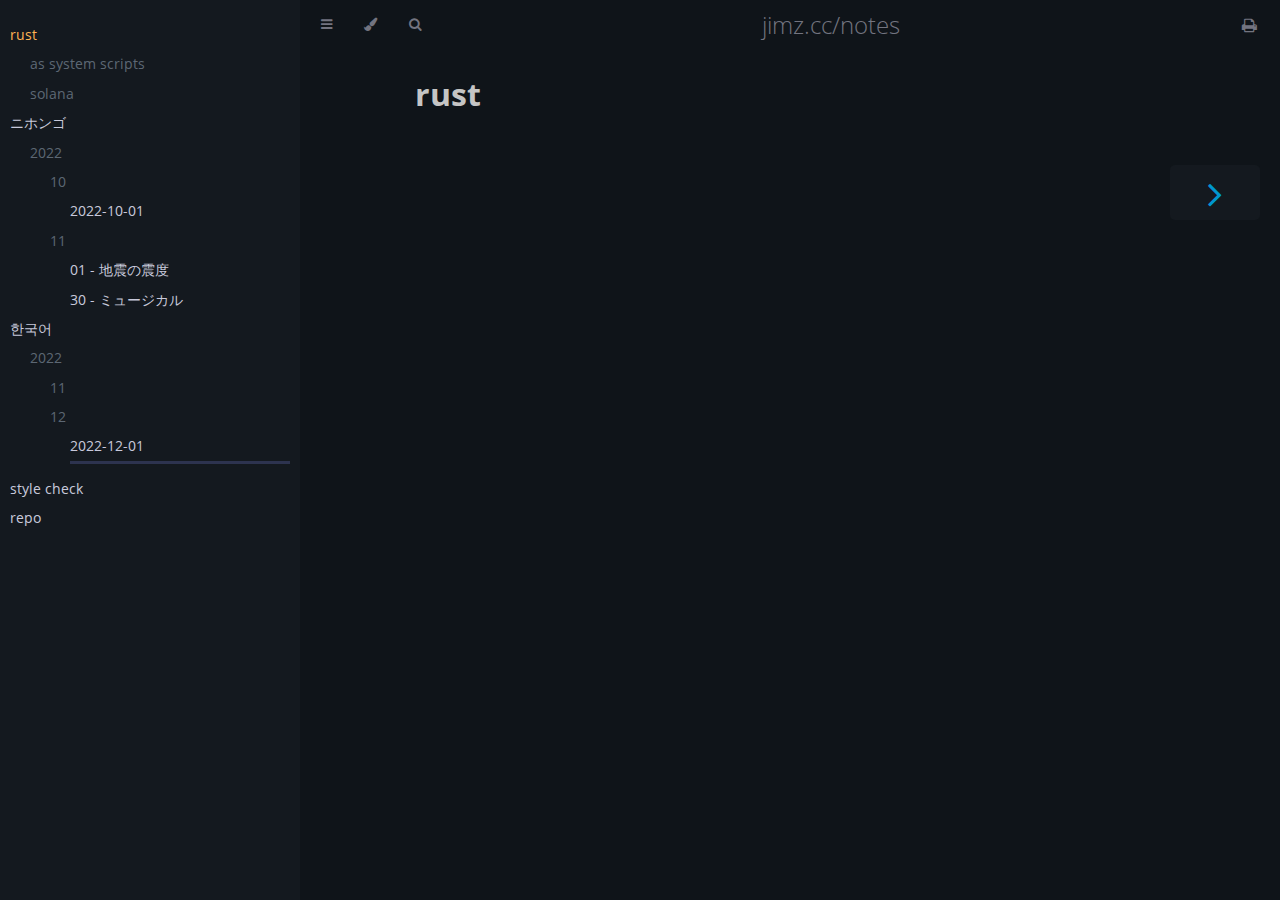
<file: docs/index.html>
<!DOCTYPE HTML>
<html lang="en" class="sidebar-visible no-js light">
    <head>
        <!-- Book generated using mdBook -->
        <meta charset="UTF-8">
        <title>rust - jimz.cc/notes</title>


        <!-- Custom HTML head -->
        
        <meta name="description" content="">
        <meta name="viewport" content="width=device-width, initial-scale=1">
        <meta name="theme-color" content="#ffffff" />

        <link rel="icon" href="favicon.svg">
        <link rel="shortcut icon" href="favicon.png">
        <link rel="stylesheet" href="css/dallmo.css">
        <link rel="stylesheet" href="css/variables.css">
        <link rel="stylesheet" href="css/general.css">
        <link rel="stylesheet" href="css/chrome.css">
        <link rel="stylesheet" href="css/print.css" media="print">

        <!-- Fonts -->
        <link rel="stylesheet" href="FontAwesome/css/font-awesome.css">
        <link rel="stylesheet" href="fonts/fonts.css">

        <!-- Highlight.js Stylesheets -->
        <link rel="stylesheet" href="highlight.css">
        <link rel="stylesheet" href="tomorrow-night.css">
        <link rel="stylesheet" href="ayu-highlight.css">

        <!-- Custom theme stylesheets -->
        <link rel="stylesheet" href="css/dallmo.css">
        <link rel="stylesheet" href="css/dallmo-highlight.css">

    </head>
    <body>
        <!-- Provide site root to javascript -->
        <script>
            var path_to_root = "";
            //var default_theme = window.matchMedia("(prefers-color-scheme: dark)").matches ? "navy" : "light";
            var default_theme = "dallmo";
        </script>

        <!-- Work around some values being stored in localStorage wrapped in quotes -->
        <script>
            try {
                var theme = localStorage.getItem('mdbook-theme');
                var sidebar = localStorage.getItem('mdbook-sidebar');

                if (theme.startsWith('"') && theme.endsWith('"')) {
                    localStorage.setItem('mdbook-theme', theme.slice(1, theme.length - 1));
                }

                if (sidebar.startsWith('"') && sidebar.endsWith('"')) {
                    localStorage.setItem('mdbook-sidebar', sidebar.slice(1, sidebar.length - 1));
                }
            } catch (e) { }
        </script>

        <!-- Set the theme before any content is loaded, prevents flash -->
        <script>
            var theme;
            try { theme = localStorage.getItem('mdbook-theme'); } catch(e) { }
            if (theme === null || theme === undefined) { theme = default_theme; }
            var html = document.querySelector('html');
            html.classList.remove('no-js')
            html.classList.remove('light')
            html.classList.add(theme);
            html.classList.add('js');
        </script>

        <!-- Hide / unhide sidebar before it is displayed -->
        <script>
            var html = document.querySelector('html');
            var sidebar = 'hidden';
            if (document.body.clientWidth >= 1080) {
                try { sidebar = localStorage.getItem('mdbook-sidebar'); } catch(e) { }
                sidebar = sidebar || 'visible';
            }
            html.classList.remove('sidebar-visible');
            html.classList.add("sidebar-" + sidebar);
        </script>

        <nav id="sidebar" class="sidebar" aria-label="Table of contents">
            <div class="sidebar-scrollbox">
                <ol class="chapter"><li class="chapter-item expanded "><a href="rust/index.html" class="active">rust</a></li><li><ol class="section"><li class="chapter-item expanded "><div>as system scripts</div></li><li class="chapter-item expanded "><div>solana</div></li></ol></li><li class="chapter-item expanded "><a href="nihongo/index.html">ニホンゴ</a></li><li><ol class="section"><li class="chapter-item expanded "><div>2022</div></li><li><ol class="section"><li class="chapter-item expanded "><div>10</div></li><li><ol class="section"><li class="chapter-item expanded "><a href="nihongo/2022/10/2022-10-01.html">2022-10-01</a></li></ol></li><li class="chapter-item expanded "><div>11</div></li><li><ol class="section"><li class="chapter-item expanded "><a href="nihongo/2022/11/2022-11-01.html">01 - 地震の震度</a></li><li class="chapter-item expanded "><a href="nihongo/2022/11/2022-11-30.html">30 - ミュージカル</a></li></ol></li></ol></li></ol></li><li class="chapter-item expanded "><a href="hangugeo/index.html">한국어</a></li><li><ol class="section"><li class="chapter-item expanded "><div>2022</div></li><li><ol class="section"><li class="chapter-item expanded "><div>11</div></li><li class="chapter-item expanded "><div>12</div></li><li><ol class="section"><li class="chapter-item expanded "><a href="hangugeo/2022/12/2022-12-01.html">2022-12-01</a></li><li class="spacer"></li></ol></li></ol></li></ol></li><li class="chapter-item expanded "><a href="style-check.html">style check</a></li><li class="chapter-item expanded affix "><a href="repo.html">repo</a></li></ol>
            </div>
            <div id="sidebar-resize-handle" class="sidebar-resize-handle"></div>
        </nav>

        <div id="page-wrapper" class="page-wrapper">

            <div class="page">
                                <div id="menu-bar-hover-placeholder"></div>
                <div id="menu-bar" class="menu-bar sticky bordered">
                    <div class="left-buttons">
                        <button id="sidebar-toggle" class="icon-button" type="button" title="Toggle Table of Contents" aria-label="Toggle Table of Contents" aria-controls="sidebar">
                            <i class="fa fa-bars"></i>
                        </button>
                        <button id="theme-toggle" class="icon-button" type="button" title="Change theme" aria-label="Change theme" aria-haspopup="true" aria-expanded="false" aria-controls="theme-list">
                            <i class="fa fa-paint-brush"></i>
                        </button>
                        <ul id="theme-list" class="theme-popup" aria-label="Themes" role="menu">
                            <li role="none"><button role="menuitem" class="theme" id="dallmo">dallmo</button></li>
                            <li role="none"><button role="menuitem" class="theme" id="light">Light</button></li>
                            <li role="none"><button role="menuitem" class="theme" id="rust">Rust</button></li>
                            <li role="none"><button role="menuitem" class="theme" id="coal">Coal</button></li>
                            <li role="none"><button role="menuitem" class="theme" id="navy">Navy</button></li>
                            <li role="none"><button role="menuitem" class="theme" id="ayu">Ayu</button></li>
                        </ul>
                        <button id="search-toggle" class="icon-button" type="button" title="Search. (Shortkey: s)" aria-label="Toggle Searchbar" aria-expanded="false" aria-keyshortcuts="S" aria-controls="searchbar">
                            <i class="fa fa-search"></i>
                        </button>
                    </div>

                    <h1 class="menu-title">jimz.cc/notes</h1>

                    <div class="right-buttons">
                        <a href="print.html" title="Print this book" aria-label="Print this book">
                            <i id="print-button" class="fa fa-print"></i>
                        </a>

                    </div>
                </div>

                <div id="search-wrapper" class="hidden">
                    <form id="searchbar-outer" class="searchbar-outer">
                        <input type="search" id="searchbar" name="searchbar" placeholder="Search this book ..." aria-controls="searchresults-outer" aria-describedby="searchresults-header">
                    </form>
                    <div id="searchresults-outer" class="searchresults-outer hidden">
                        <div id="searchresults-header" class="searchresults-header"></div>
                        <ul id="searchresults">
                        </ul>
                    </div>
                </div>

                <!-- Apply ARIA attributes after the sidebar and the sidebar toggle button are added to the DOM -->
                <script>
                    document.getElementById('sidebar-toggle').setAttribute('aria-expanded', sidebar === 'visible');
                    document.getElementById('sidebar').setAttribute('aria-hidden', sidebar !== 'visible');
                    Array.from(document.querySelectorAll('#sidebar a')).forEach(function(link) {
                        link.setAttribute('tabIndex', sidebar === 'visible' ? 0 : -1);
                    });
                </script>

                <div id="content" class="content">
                    <main>
                        <h1 id="rust"><a class="header" href="#rust">rust</a></h1>

                    </main>

                    <nav class="nav-wrapper" aria-label="Page navigation">
                        <!-- Mobile navigation buttons -->

                            <a rel="next" href="nihongo/index.html" class="mobile-nav-chapters next" title="Next chapter" aria-label="Next chapter" aria-keyshortcuts="Right">
                                <i class="fa fa-angle-right"></i>
                            </a>

                        <div style="clear: both"></div>
                    </nav>
                </div>
            </div>

            <nav class="nav-wide-wrapper" aria-label="Page navigation">

                    <a rel="next" href="nihongo/index.html" class="nav-chapters next" title="Next chapter" aria-label="Next chapter" aria-keyshortcuts="Right">
                        <i class="fa fa-angle-right"></i>
                    </a>
            </nav>

        </div>

        <!-- Livereload script (if served using the cli tool) -->
        <script>
            const wsProtocol = location.protocol === 'https:' ? 'wss:' : 'ws:';
            const wsAddress = wsProtocol + "//" + location.host + "/" + "__livereload";
            const socket = new WebSocket(wsAddress);
            socket.onmessage = function (event) {
                if (event.data === "reload") {
                    socket.close();
                    location.reload();
                }
            };

            window.onbeforeunload = function() {
                socket.close();
            }
        </script>



        <script>
            window.playground_copyable = true;
        </script>


        <script src="elasticlunr.min.js"></script>
        <script src="mark.min.js"></script>
        <script src="searcher.js"></script>

        <script src="clipboard.min.js"></script>
        <script src="highlight.js"></script>
        <script src="book.js"></script>

        <!-- Custom JS scripts -->


    </body>
</html>
</file>
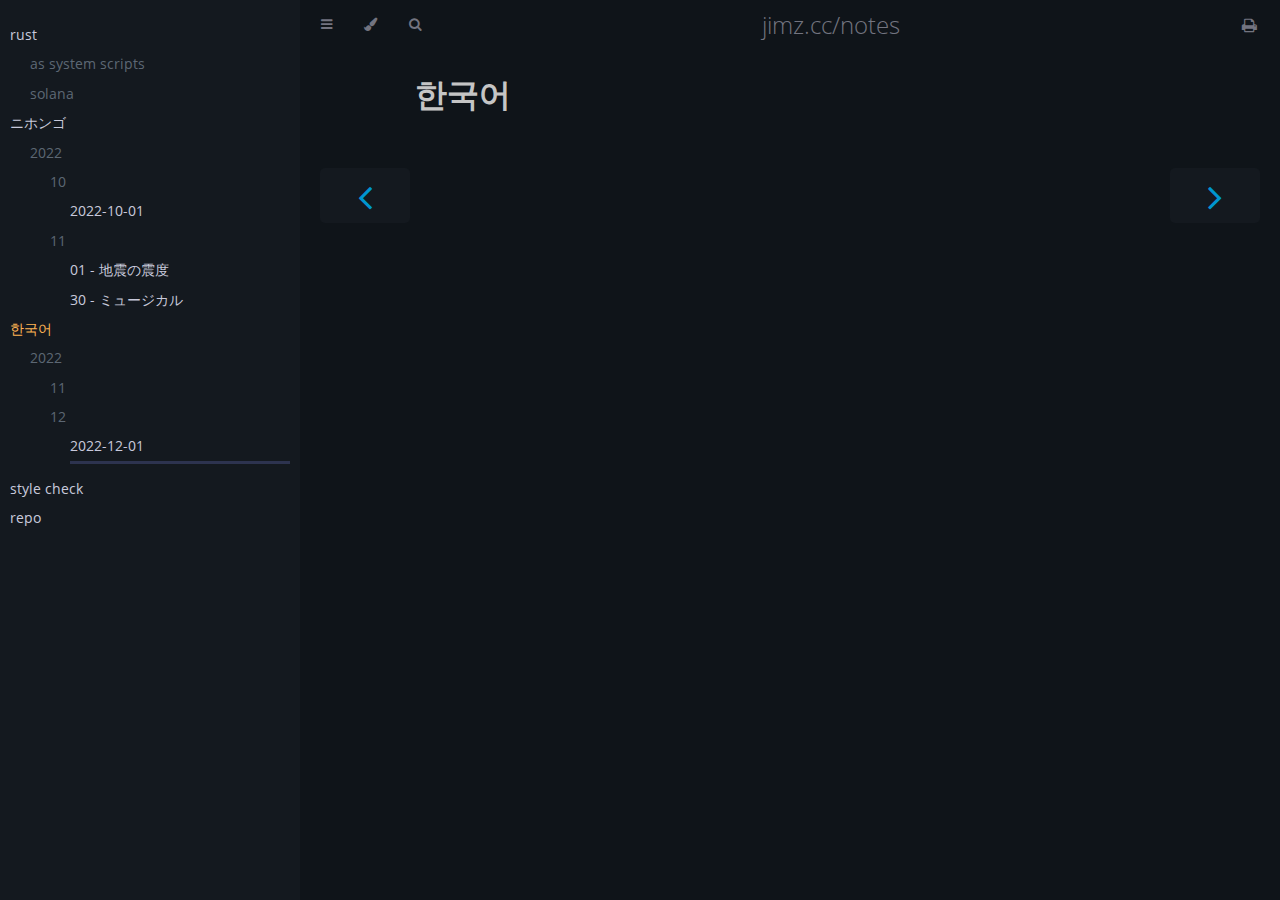
<file: docs/hangugeo/index.html>
<!DOCTYPE HTML>
<html lang="en" class="sidebar-visible no-js light">
    <head>
        <!-- Book generated using mdBook -->
        <meta charset="UTF-8">
        <title>한국어 - jimz.cc/notes</title>


        <!-- Custom HTML head -->
        
        <meta name="description" content="">
        <meta name="viewport" content="width=device-width, initial-scale=1">
        <meta name="theme-color" content="#ffffff" />

        <link rel="icon" href="../favicon.svg">
        <link rel="shortcut icon" href="../favicon.png">
        <link rel="stylesheet" href="../css/dallmo.css">
        <link rel="stylesheet" href="../css/variables.css">
        <link rel="stylesheet" href="../css/general.css">
        <link rel="stylesheet" href="../css/chrome.css">
        <link rel="stylesheet" href="../css/print.css" media="print">

        <!-- Fonts -->
        <link rel="stylesheet" href="../FontAwesome/css/font-awesome.css">
        <link rel="stylesheet" href="../fonts/fonts.css">

        <!-- Highlight.js Stylesheets -->
        <link rel="stylesheet" href="../highlight.css">
        <link rel="stylesheet" href="../tomorrow-night.css">
        <link rel="stylesheet" href="../ayu-highlight.css">

        <!-- Custom theme stylesheets -->
        <link rel="stylesheet" href="../css/dallmo.css">
        <link rel="stylesheet" href="../css/dallmo-highlight.css">

    </head>
    <body>
        <!-- Provide site root to javascript -->
        <script>
            var path_to_root = "../";
            //var default_theme = window.matchMedia("(prefers-color-scheme: dark)").matches ? "navy" : "light";
            var default_theme = "dallmo";
        </script>

        <!-- Work around some values being stored in localStorage wrapped in quotes -->
        <script>
            try {
                var theme = localStorage.getItem('mdbook-theme');
                var sidebar = localStorage.getItem('mdbook-sidebar');

                if (theme.startsWith('"') && theme.endsWith('"')) {
                    localStorage.setItem('mdbook-theme', theme.slice(1, theme.length - 1));
                }

                if (sidebar.startsWith('"') && sidebar.endsWith('"')) {
                    localStorage.setItem('mdbook-sidebar', sidebar.slice(1, sidebar.length - 1));
                }
            } catch (e) { }
        </script>

        <!-- Set the theme before any content is loaded, prevents flash -->
        <script>
            var theme;
            try { theme = localStorage.getItem('mdbook-theme'); } catch(e) { }
            if (theme === null || theme === undefined) { theme = default_theme; }
            var html = document.querySelector('html');
            html.classList.remove('no-js')
            html.classList.remove('light')
            html.classList.add(theme);
            html.classList.add('js');
        </script>

        <!-- Hide / unhide sidebar before it is displayed -->
        <script>
            var html = document.querySelector('html');
            var sidebar = 'hidden';
            if (document.body.clientWidth >= 1080) {
                try { sidebar = localStorage.getItem('mdbook-sidebar'); } catch(e) { }
                sidebar = sidebar || 'visible';
            }
            html.classList.remove('sidebar-visible');
            html.classList.add("sidebar-" + sidebar);
        </script>

        <nav id="sidebar" class="sidebar" aria-label="Table of contents">
            <div class="sidebar-scrollbox">
                <ol class="chapter"><li class="chapter-item expanded "><a href="../rust/index.html">rust</a></li><li><ol class="section"><li class="chapter-item expanded "><div>as system scripts</div></li><li class="chapter-item expanded "><div>solana</div></li></ol></li><li class="chapter-item expanded "><a href="../nihongo/index.html">ニホンゴ</a></li><li><ol class="section"><li class="chapter-item expanded "><div>2022</div></li><li><ol class="section"><li class="chapter-item expanded "><div>10</div></li><li><ol class="section"><li class="chapter-item expanded "><a href="../nihongo/2022/10/2022-10-01.html">2022-10-01</a></li></ol></li><li class="chapter-item expanded "><div>11</div></li><li><ol class="section"><li class="chapter-item expanded "><a href="../nihongo/2022/11/2022-11-01.html">01 - 地震の震度</a></li><li class="chapter-item expanded "><a href="../nihongo/2022/11/2022-11-30.html">30 - ミュージカル</a></li></ol></li></ol></li></ol></li><li class="chapter-item expanded "><a href="../hangugeo/index.html" class="active">한국어</a></li><li><ol class="section"><li class="chapter-item expanded "><div>2022</div></li><li><ol class="section"><li class="chapter-item expanded "><div>11</div></li><li class="chapter-item expanded "><div>12</div></li><li><ol class="section"><li class="chapter-item expanded "><a href="../hangugeo/2022/12/2022-12-01.html">2022-12-01</a></li><li class="spacer"></li></ol></li></ol></li></ol></li><li class="chapter-item expanded "><a href="../style-check.html">style check</a></li><li class="chapter-item expanded affix "><a href="../repo.html">repo</a></li></ol>
            </div>
            <div id="sidebar-resize-handle" class="sidebar-resize-handle"></div>
        </nav>

        <div id="page-wrapper" class="page-wrapper">

            <div class="page">
                                <div id="menu-bar-hover-placeholder"></div>
                <div id="menu-bar" class="menu-bar sticky bordered">
                    <div class="left-buttons">
                        <button id="sidebar-toggle" class="icon-button" type="button" title="Toggle Table of Contents" aria-label="Toggle Table of Contents" aria-controls="sidebar">
                            <i class="fa fa-bars"></i>
                        </button>
                        <button id="theme-toggle" class="icon-button" type="button" title="Change theme" aria-label="Change theme" aria-haspopup="true" aria-expanded="false" aria-controls="theme-list">
                            <i class="fa fa-paint-brush"></i>
                        </button>
                        <ul id="theme-list" class="theme-popup" aria-label="Themes" role="menu">
                            <li role="none"><button role="menuitem" class="theme" id="dallmo">dallmo</button></li>
                            <li role="none"><button role="menuitem" class="theme" id="light">Light</button></li>
                            <li role="none"><button role="menuitem" class="theme" id="rust">Rust</button></li>
                            <li role="none"><button role="menuitem" class="theme" id="coal">Coal</button></li>
                            <li role="none"><button role="menuitem" class="theme" id="navy">Navy</button></li>
                            <li role="none"><button role="menuitem" class="theme" id="ayu">Ayu</button></li>
                        </ul>
                        <button id="search-toggle" class="icon-button" type="button" title="Search. (Shortkey: s)" aria-label="Toggle Searchbar" aria-expanded="false" aria-keyshortcuts="S" aria-controls="searchbar">
                            <i class="fa fa-search"></i>
                        </button>
                    </div>

                    <h1 class="menu-title">jimz.cc/notes</h1>

                    <div class="right-buttons">
                        <a href="../print.html" title="Print this book" aria-label="Print this book">
                            <i id="print-button" class="fa fa-print"></i>
                        </a>

                    </div>
                </div>

                <div id="search-wrapper" class="hidden">
                    <form id="searchbar-outer" class="searchbar-outer">
                        <input type="search" id="searchbar" name="searchbar" placeholder="Search this book ..." aria-controls="searchresults-outer" aria-describedby="searchresults-header">
                    </form>
                    <div id="searchresults-outer" class="searchresults-outer hidden">
                        <div id="searchresults-header" class="searchresults-header"></div>
                        <ul id="searchresults">
                        </ul>
                    </div>
                </div>

                <!-- Apply ARIA attributes after the sidebar and the sidebar toggle button are added to the DOM -->
                <script>
                    document.getElementById('sidebar-toggle').setAttribute('aria-expanded', sidebar === 'visible');
                    document.getElementById('sidebar').setAttribute('aria-hidden', sidebar !== 'visible');
                    Array.from(document.querySelectorAll('#sidebar a')).forEach(function(link) {
                        link.setAttribute('tabIndex', sidebar === 'visible' ? 0 : -1);
                    });
                </script>

                <div id="content" class="content">
                    <main>
                        <h1 id="한국어"><a class="header" href="#한국어">한국어</a></h1>

                    </main>

                    <nav class="nav-wrapper" aria-label="Page navigation">
                        <!-- Mobile navigation buttons -->
                            <a rel="prev" href="../nihongo/2022/11/2022-11-30.html" class="mobile-nav-chapters previous" title="Previous chapter" aria-label="Previous chapter" aria-keyshortcuts="Left">
                                <i class="fa fa-angle-left"></i>
                            </a>

                            <a rel="next" href="../hangugeo/2022/12/2022-12-01.html" class="mobile-nav-chapters next" title="Next chapter" aria-label="Next chapter" aria-keyshortcuts="Right">
                                <i class="fa fa-angle-right"></i>
                            </a>

                        <div style="clear: both"></div>
                    </nav>
                </div>
            </div>

            <nav class="nav-wide-wrapper" aria-label="Page navigation">
                    <a rel="prev" href="../nihongo/2022/11/2022-11-30.html" class="nav-chapters previous" title="Previous chapter" aria-label="Previous chapter" aria-keyshortcuts="Left">
                        <i class="fa fa-angle-left"></i>
                    </a>

                    <a rel="next" href="../hangugeo/2022/12/2022-12-01.html" class="nav-chapters next" title="Next chapter" aria-label="Next chapter" aria-keyshortcuts="Right">
                        <i class="fa fa-angle-right"></i>
                    </a>
            </nav>

        </div>

        <!-- Livereload script (if served using the cli tool) -->
        <script>
            const wsProtocol = location.protocol === 'https:' ? 'wss:' : 'ws:';
            const wsAddress = wsProtocol + "//" + location.host + "/" + "__livereload";
            const socket = new WebSocket(wsAddress);
            socket.onmessage = function (event) {
                if (event.data === "reload") {
                    socket.close();
                    location.reload();
                }
            };

            window.onbeforeunload = function() {
                socket.close();
            }
        </script>



        <script>
            window.playground_copyable = true;
        </script>


        <script src="../elasticlunr.min.js"></script>
        <script src="../mark.min.js"></script>
        <script src="../searcher.js"></script>

        <script src="../clipboard.min.js"></script>
        <script src="../highlight.js"></script>
        <script src="../book.js"></script>

        <!-- Custom JS scripts -->


    </body>
</html>
</file>
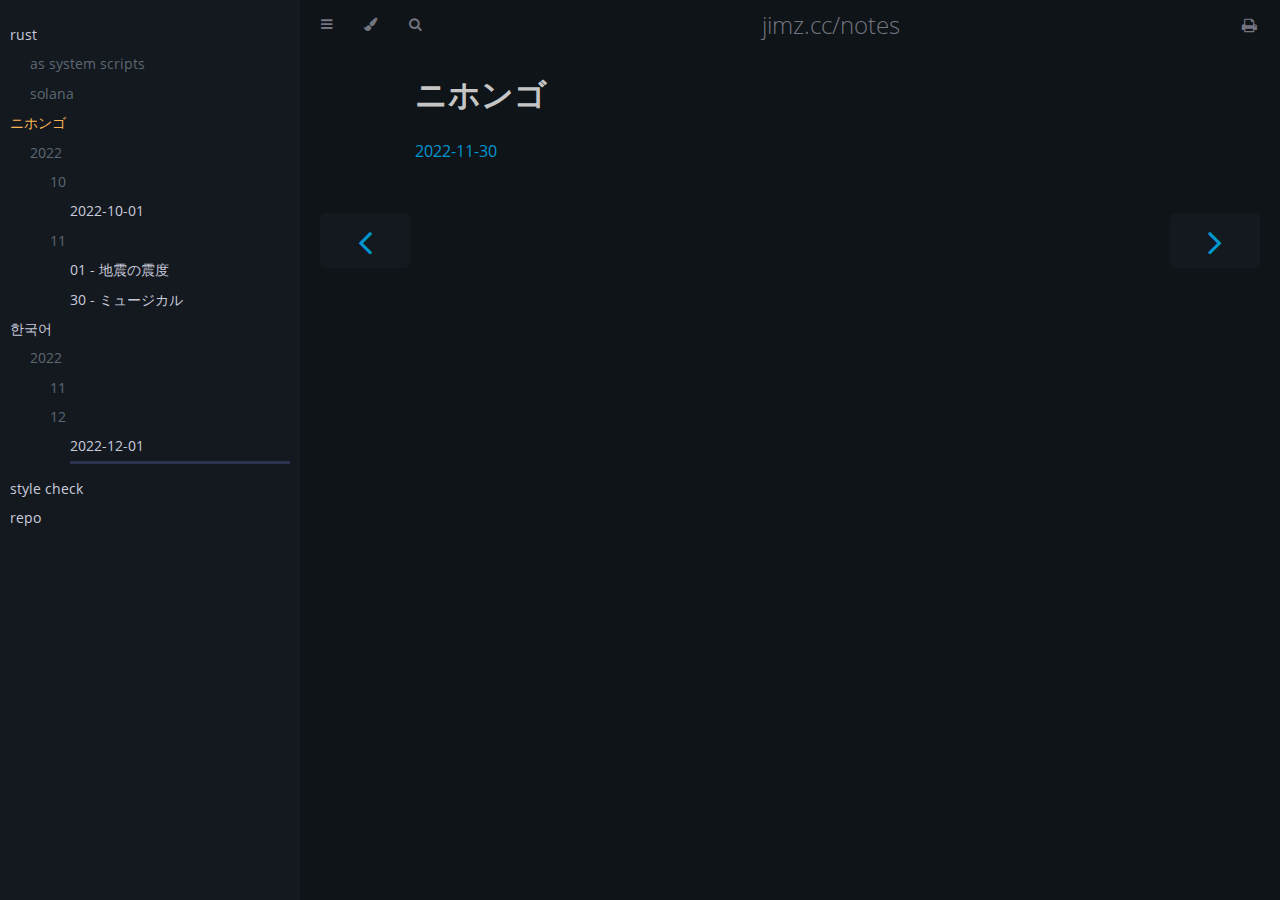
<file: docs/nihongo/index.html>
<!DOCTYPE HTML>
<html lang="en" class="sidebar-visible no-js light">
    <head>
        <!-- Book generated using mdBook -->
        <meta charset="UTF-8">
        <title>ニホンゴ - jimz.cc/notes</title>


        <!-- Custom HTML head -->
        
        <meta name="description" content="">
        <meta name="viewport" content="width=device-width, initial-scale=1">
        <meta name="theme-color" content="#ffffff" />

        <link rel="icon" href="../favicon.svg">
        <link rel="shortcut icon" href="../favicon.png">
        <link rel="stylesheet" href="../css/dallmo.css">
        <link rel="stylesheet" href="../css/variables.css">
        <link rel="stylesheet" href="../css/general.css">
        <link rel="stylesheet" href="../css/chrome.css">
        <link rel="stylesheet" href="../css/print.css" media="print">

        <!-- Fonts -->
        <link rel="stylesheet" href="../FontAwesome/css/font-awesome.css">
        <link rel="stylesheet" href="../fonts/fonts.css">

        <!-- Highlight.js Stylesheets -->
        <link rel="stylesheet" href="../highlight.css">
        <link rel="stylesheet" href="../tomorrow-night.css">
        <link rel="stylesheet" href="../ayu-highlight.css">

        <!-- Custom theme stylesheets -->
        <link rel="stylesheet" href="../css/dallmo.css">
        <link rel="stylesheet" href="../css/dallmo-highlight.css">

    </head>
    <body>
        <!-- Provide site root to javascript -->
        <script>
            var path_to_root = "../";
            //var default_theme = window.matchMedia("(prefers-color-scheme: dark)").matches ? "navy" : "light";
            var default_theme = "dallmo";
        </script>

        <!-- Work around some values being stored in localStorage wrapped in quotes -->
        <script>
            try {
                var theme = localStorage.getItem('mdbook-theme');
                var sidebar = localStorage.getItem('mdbook-sidebar');

                if (theme.startsWith('"') && theme.endsWith('"')) {
                    localStorage.setItem('mdbook-theme', theme.slice(1, theme.length - 1));
                }

                if (sidebar.startsWith('"') && sidebar.endsWith('"')) {
                    localStorage.setItem('mdbook-sidebar', sidebar.slice(1, sidebar.length - 1));
                }
            } catch (e) { }
        </script>

        <!-- Set the theme before any content is loaded, prevents flash -->
        <script>
            var theme;
            try { theme = localStorage.getItem('mdbook-theme'); } catch(e) { }
            if (theme === null || theme === undefined) { theme = default_theme; }
            var html = document.querySelector('html');
            html.classList.remove('no-js')
            html.classList.remove('light')
            html.classList.add(theme);
            html.classList.add('js');
        </script>

        <!-- Hide / unhide sidebar before it is displayed -->
        <script>
            var html = document.querySelector('html');
            var sidebar = 'hidden';
            if (document.body.clientWidth >= 1080) {
                try { sidebar = localStorage.getItem('mdbook-sidebar'); } catch(e) { }
                sidebar = sidebar || 'visible';
            }
            html.classList.remove('sidebar-visible');
            html.classList.add("sidebar-" + sidebar);
        </script>

        <nav id="sidebar" class="sidebar" aria-label="Table of contents">
            <div class="sidebar-scrollbox">
                <ol class="chapter"><li class="chapter-item expanded "><a href="../rust/index.html">rust</a></li><li><ol class="section"><li class="chapter-item expanded "><div>as system scripts</div></li><li class="chapter-item expanded "><div>solana</div></li></ol></li><li class="chapter-item expanded "><a href="../nihongo/index.html" class="active">ニホンゴ</a></li><li><ol class="section"><li class="chapter-item expanded "><div>2022</div></li><li><ol class="section"><li class="chapter-item expanded "><div>10</div></li><li><ol class="section"><li class="chapter-item expanded "><a href="../nihongo/2022/10/2022-10-01.html">2022-10-01</a></li></ol></li><li class="chapter-item expanded "><div>11</div></li><li><ol class="section"><li class="chapter-item expanded "><a href="../nihongo/2022/11/2022-11-01.html">01 - 地震の震度</a></li><li class="chapter-item expanded "><a href="../nihongo/2022/11/2022-11-30.html">30 - ミュージカル</a></li></ol></li></ol></li></ol></li><li class="chapter-item expanded "><a href="../hangugeo/index.html">한국어</a></li><li><ol class="section"><li class="chapter-item expanded "><div>2022</div></li><li><ol class="section"><li class="chapter-item expanded "><div>11</div></li><li class="chapter-item expanded "><div>12</div></li><li><ol class="section"><li class="chapter-item expanded "><a href="../hangugeo/2022/12/2022-12-01.html">2022-12-01</a></li><li class="spacer"></li></ol></li></ol></li></ol></li><li class="chapter-item expanded "><a href="../style-check.html">style check</a></li><li class="chapter-item expanded affix "><a href="../repo.html">repo</a></li></ol>
            </div>
            <div id="sidebar-resize-handle" class="sidebar-resize-handle"></div>
        </nav>

        <div id="page-wrapper" class="page-wrapper">

            <div class="page">
                                <div id="menu-bar-hover-placeholder"></div>
                <div id="menu-bar" class="menu-bar sticky bordered">
                    <div class="left-buttons">
                        <button id="sidebar-toggle" class="icon-button" type="button" title="Toggle Table of Contents" aria-label="Toggle Table of Contents" aria-controls="sidebar">
                            <i class="fa fa-bars"></i>
                        </button>
                        <button id="theme-toggle" class="icon-button" type="button" title="Change theme" aria-label="Change theme" aria-haspopup="true" aria-expanded="false" aria-controls="theme-list">
                            <i class="fa fa-paint-brush"></i>
                        </button>
                        <ul id="theme-list" class="theme-popup" aria-label="Themes" role="menu">
                            <li role="none"><button role="menuitem" class="theme" id="dallmo">dallmo</button></li>
                            <li role="none"><button role="menuitem" class="theme" id="light">Light</button></li>
                            <li role="none"><button role="menuitem" class="theme" id="rust">Rust</button></li>
                            <li role="none"><button role="menuitem" class="theme" id="coal">Coal</button></li>
                            <li role="none"><button role="menuitem" class="theme" id="navy">Navy</button></li>
                            <li role="none"><button role="menuitem" class="theme" id="ayu">Ayu</button></li>
                        </ul>
                        <button id="search-toggle" class="icon-button" type="button" title="Search. (Shortkey: s)" aria-label="Toggle Searchbar" aria-expanded="false" aria-keyshortcuts="S" aria-controls="searchbar">
                            <i class="fa fa-search"></i>
                        </button>
                    </div>

                    <h1 class="menu-title">jimz.cc/notes</h1>

                    <div class="right-buttons">
                        <a href="../print.html" title="Print this book" aria-label="Print this book">
                            <i id="print-button" class="fa fa-print"></i>
                        </a>

                    </div>
                </div>

                <div id="search-wrapper" class="hidden">
                    <form id="searchbar-outer" class="searchbar-outer">
                        <input type="search" id="searchbar" name="searchbar" placeholder="Search this book ..." aria-controls="searchresults-outer" aria-describedby="searchresults-header">
                    </form>
                    <div id="searchresults-outer" class="searchresults-outer hidden">
                        <div id="searchresults-header" class="searchresults-header"></div>
                        <ul id="searchresults">
                        </ul>
                    </div>
                </div>

                <!-- Apply ARIA attributes after the sidebar and the sidebar toggle button are added to the DOM -->
                <script>
                    document.getElementById('sidebar-toggle').setAttribute('aria-expanded', sidebar === 'visible');
                    document.getElementById('sidebar').setAttribute('aria-hidden', sidebar !== 'visible');
                    Array.from(document.querySelectorAll('#sidebar a')).forEach(function(link) {
                        link.setAttribute('tabIndex', sidebar === 'visible' ? 0 : -1);
                    });
                </script>

                <div id="content" class="content">
                    <main>
                        <h1 id="ニホンゴ"><a class="header" href="#ニホンゴ">ニホンゴ</a></h1>
<p><a href="./2022-11-30.html">2022-11-30</a></p>

                    </main>

                    <nav class="nav-wrapper" aria-label="Page navigation">
                        <!-- Mobile navigation buttons -->
                            <a rel="prev" href="../rust/index.html" class="mobile-nav-chapters previous" title="Previous chapter" aria-label="Previous chapter" aria-keyshortcuts="Left">
                                <i class="fa fa-angle-left"></i>
                            </a>

                            <a rel="next" href="../nihongo/2022/10/2022-10-01.html" class="mobile-nav-chapters next" title="Next chapter" aria-label="Next chapter" aria-keyshortcuts="Right">
                                <i class="fa fa-angle-right"></i>
                            </a>

                        <div style="clear: both"></div>
                    </nav>
                </div>
            </div>

            <nav class="nav-wide-wrapper" aria-label="Page navigation">
                    <a rel="prev" href="../rust/index.html" class="nav-chapters previous" title="Previous chapter" aria-label="Previous chapter" aria-keyshortcuts="Left">
                        <i class="fa fa-angle-left"></i>
                    </a>

                    <a rel="next" href="../nihongo/2022/10/2022-10-01.html" class="nav-chapters next" title="Next chapter" aria-label="Next chapter" aria-keyshortcuts="Right">
                        <i class="fa fa-angle-right"></i>
                    </a>
            </nav>

        </div>

        <!-- Livereload script (if served using the cli tool) -->
        <script>
            const wsProtocol = location.protocol === 'https:' ? 'wss:' : 'ws:';
            const wsAddress = wsProtocol + "//" + location.host + "/" + "__livereload";
            const socket = new WebSocket(wsAddress);
            socket.onmessage = function (event) {
                if (event.data === "reload") {
                    socket.close();
                    location.reload();
                }
            };

            window.onbeforeunload = function() {
                socket.close();
            }
        </script>



        <script>
            window.playground_copyable = true;
        </script>


        <script src="../elasticlunr.min.js"></script>
        <script src="../mark.min.js"></script>
        <script src="../searcher.js"></script>

        <script src="../clipboard.min.js"></script>
        <script src="../highlight.js"></script>
        <script src="../book.js"></script>

        <!-- Custom JS scripts -->


    </body>
</html>
</file>
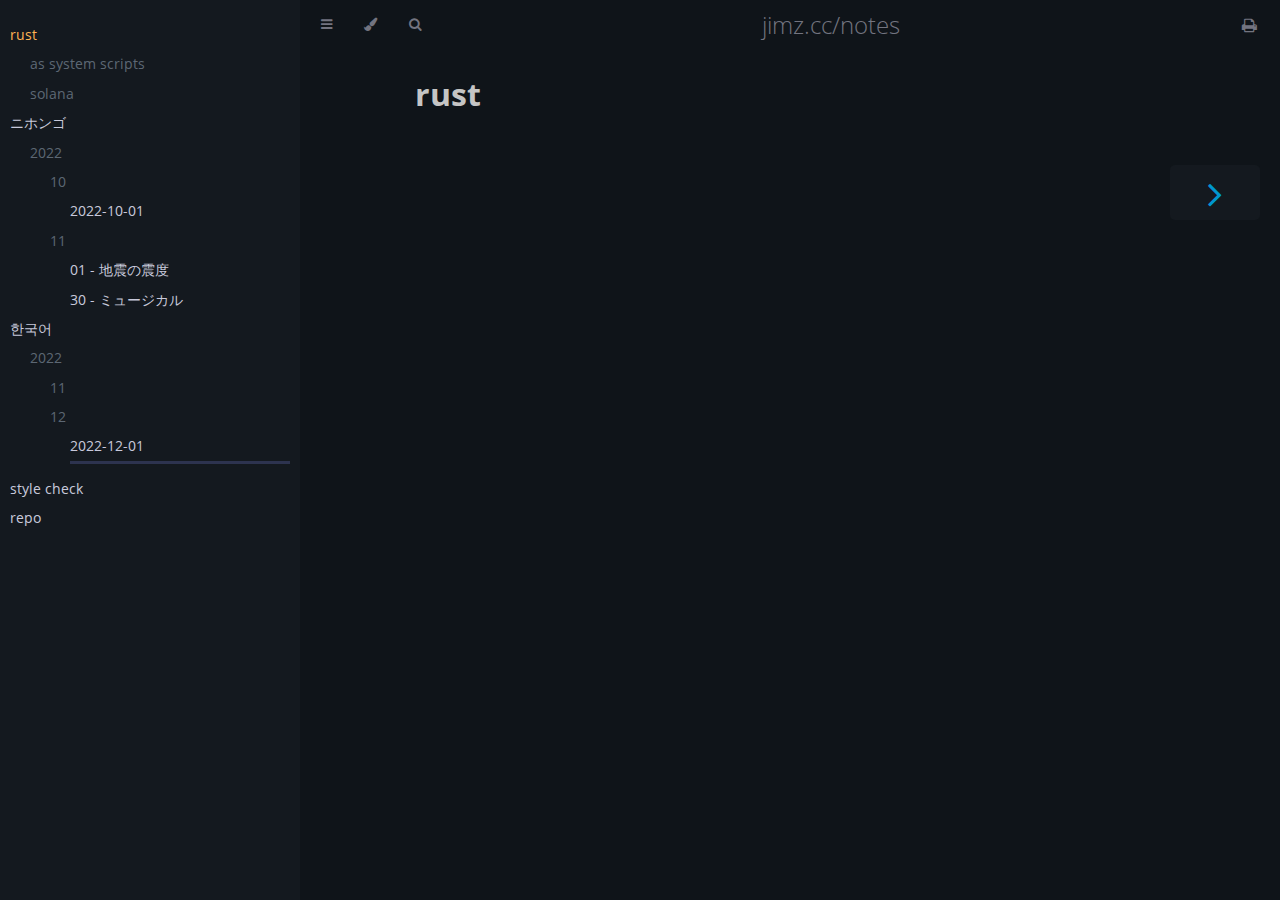
<file: docs/rust/index.html>
<!DOCTYPE HTML>
<html lang="en" class="sidebar-visible no-js light">
    <head>
        <!-- Book generated using mdBook -->
        <meta charset="UTF-8">
        <title>rust - jimz.cc/notes</title>


        <!-- Custom HTML head -->
        
        <meta name="description" content="">
        <meta name="viewport" content="width=device-width, initial-scale=1">
        <meta name="theme-color" content="#ffffff" />

        <link rel="icon" href="../favicon.svg">
        <link rel="shortcut icon" href="../favicon.png">
        <link rel="stylesheet" href="../css/dallmo.css">
        <link rel="stylesheet" href="../css/variables.css">
        <link rel="stylesheet" href="../css/general.css">
        <link rel="stylesheet" href="../css/chrome.css">
        <link rel="stylesheet" href="../css/print.css" media="print">

        <!-- Fonts -->
        <link rel="stylesheet" href="../FontAwesome/css/font-awesome.css">
        <link rel="stylesheet" href="../fonts/fonts.css">

        <!-- Highlight.js Stylesheets -->
        <link rel="stylesheet" href="../highlight.css">
        <link rel="stylesheet" href="../tomorrow-night.css">
        <link rel="stylesheet" href="../ayu-highlight.css">

        <!-- Custom theme stylesheets -->
        <link rel="stylesheet" href="../css/dallmo.css">
        <link rel="stylesheet" href="../css/dallmo-highlight.css">

    </head>
    <body>
        <!-- Provide site root to javascript -->
        <script>
            var path_to_root = "../";
            //var default_theme = window.matchMedia("(prefers-color-scheme: dark)").matches ? "navy" : "light";
            var default_theme = "dallmo";
        </script>

        <!-- Work around some values being stored in localStorage wrapped in quotes -->
        <script>
            try {
                var theme = localStorage.getItem('mdbook-theme');
                var sidebar = localStorage.getItem('mdbook-sidebar');

                if (theme.startsWith('"') && theme.endsWith('"')) {
                    localStorage.setItem('mdbook-theme', theme.slice(1, theme.length - 1));
                }

                if (sidebar.startsWith('"') && sidebar.endsWith('"')) {
                    localStorage.setItem('mdbook-sidebar', sidebar.slice(1, sidebar.length - 1));
                }
            } catch (e) { }
        </script>

        <!-- Set the theme before any content is loaded, prevents flash -->
        <script>
            var theme;
            try { theme = localStorage.getItem('mdbook-theme'); } catch(e) { }
            if (theme === null || theme === undefined) { theme = default_theme; }
            var html = document.querySelector('html');
            html.classList.remove('no-js')
            html.classList.remove('light')
            html.classList.add(theme);
            html.classList.add('js');
        </script>

        <!-- Hide / unhide sidebar before it is displayed -->
        <script>
            var html = document.querySelector('html');
            var sidebar = 'hidden';
            if (document.body.clientWidth >= 1080) {
                try { sidebar = localStorage.getItem('mdbook-sidebar'); } catch(e) { }
                sidebar = sidebar || 'visible';
            }
            html.classList.remove('sidebar-visible');
            html.classList.add("sidebar-" + sidebar);
        </script>

        <nav id="sidebar" class="sidebar" aria-label="Table of contents">
            <div class="sidebar-scrollbox">
                <ol class="chapter"><li class="chapter-item expanded "><a href="../rust/index.html" class="active">rust</a></li><li><ol class="section"><li class="chapter-item expanded "><div>as system scripts</div></li><li class="chapter-item expanded "><div>solana</div></li></ol></li><li class="chapter-item expanded "><a href="../nihongo/index.html">ニホンゴ</a></li><li><ol class="section"><li class="chapter-item expanded "><div>2022</div></li><li><ol class="section"><li class="chapter-item expanded "><div>10</div></li><li><ol class="section"><li class="chapter-item expanded "><a href="../nihongo/2022/10/2022-10-01.html">2022-10-01</a></li></ol></li><li class="chapter-item expanded "><div>11</div></li><li><ol class="section"><li class="chapter-item expanded "><a href="../nihongo/2022/11/2022-11-01.html">01 - 地震の震度</a></li><li class="chapter-item expanded "><a href="../nihongo/2022/11/2022-11-30.html">30 - ミュージカル</a></li></ol></li></ol></li></ol></li><li class="chapter-item expanded "><a href="../hangugeo/index.html">한국어</a></li><li><ol class="section"><li class="chapter-item expanded "><div>2022</div></li><li><ol class="section"><li class="chapter-item expanded "><div>11</div></li><li class="chapter-item expanded "><div>12</div></li><li><ol class="section"><li class="chapter-item expanded "><a href="../hangugeo/2022/12/2022-12-01.html">2022-12-01</a></li><li class="spacer"></li></ol></li></ol></li></ol></li><li class="chapter-item expanded "><a href="../style-check.html">style check</a></li><li class="chapter-item expanded affix "><a href="../repo.html">repo</a></li></ol>
            </div>
            <div id="sidebar-resize-handle" class="sidebar-resize-handle"></div>
        </nav>

        <div id="page-wrapper" class="page-wrapper">

            <div class="page">
                                <div id="menu-bar-hover-placeholder"></div>
                <div id="menu-bar" class="menu-bar sticky bordered">
                    <div class="left-buttons">
                        <button id="sidebar-toggle" class="icon-button" type="button" title="Toggle Table of Contents" aria-label="Toggle Table of Contents" aria-controls="sidebar">
                            <i class="fa fa-bars"></i>
                        </button>
                        <button id="theme-toggle" class="icon-button" type="button" title="Change theme" aria-label="Change theme" aria-haspopup="true" aria-expanded="false" aria-controls="theme-list">
                            <i class="fa fa-paint-brush"></i>
                        </button>
                        <ul id="theme-list" class="theme-popup" aria-label="Themes" role="menu">
                            <li role="none"><button role="menuitem" class="theme" id="dallmo">dallmo</button></li>
                            <li role="none"><button role="menuitem" class="theme" id="light">Light</button></li>
                            <li role="none"><button role="menuitem" class="theme" id="rust">Rust</button></li>
                            <li role="none"><button role="menuitem" class="theme" id="coal">Coal</button></li>
                            <li role="none"><button role="menuitem" class="theme" id="navy">Navy</button></li>
                            <li role="none"><button role="menuitem" class="theme" id="ayu">Ayu</button></li>
                        </ul>
                        <button id="search-toggle" class="icon-button" type="button" title="Search. (Shortkey: s)" aria-label="Toggle Searchbar" aria-expanded="false" aria-keyshortcuts="S" aria-controls="searchbar">
                            <i class="fa fa-search"></i>
                        </button>
                    </div>

                    <h1 class="menu-title">jimz.cc/notes</h1>

                    <div class="right-buttons">
                        <a href="../print.html" title="Print this book" aria-label="Print this book">
                            <i id="print-button" class="fa fa-print"></i>
                        </a>

                    </div>
                </div>

                <div id="search-wrapper" class="hidden">
                    <form id="searchbar-outer" class="searchbar-outer">
                        <input type="search" id="searchbar" name="searchbar" placeholder="Search this book ..." aria-controls="searchresults-outer" aria-describedby="searchresults-header">
                    </form>
                    <div id="searchresults-outer" class="searchresults-outer hidden">
                        <div id="searchresults-header" class="searchresults-header"></div>
                        <ul id="searchresults">
                        </ul>
                    </div>
                </div>

                <!-- Apply ARIA attributes after the sidebar and the sidebar toggle button are added to the DOM -->
                <script>
                    document.getElementById('sidebar-toggle').setAttribute('aria-expanded', sidebar === 'visible');
                    document.getElementById('sidebar').setAttribute('aria-hidden', sidebar !== 'visible');
                    Array.from(document.querySelectorAll('#sidebar a')).forEach(function(link) {
                        link.setAttribute('tabIndex', sidebar === 'visible' ? 0 : -1);
                    });
                </script>

                <div id="content" class="content">
                    <main>
                        <h1 id="rust"><a class="header" href="#rust">rust</a></h1>

                    </main>

                    <nav class="nav-wrapper" aria-label="Page navigation">
                        <!-- Mobile navigation buttons -->

                            <a rel="next" href="../nihongo/index.html" class="mobile-nav-chapters next" title="Next chapter" aria-label="Next chapter" aria-keyshortcuts="Right">
                                <i class="fa fa-angle-right"></i>
                            </a>

                        <div style="clear: both"></div>
                    </nav>
                </div>
            </div>

            <nav class="nav-wide-wrapper" aria-label="Page navigation">

                    <a rel="next" href="../nihongo/index.html" class="nav-chapters next" title="Next chapter" aria-label="Next chapter" aria-keyshortcuts="Right">
                        <i class="fa fa-angle-right"></i>
                    </a>
            </nav>

        </div>

        <!-- Livereload script (if served using the cli tool) -->
        <script>
            const wsProtocol = location.protocol === 'https:' ? 'wss:' : 'ws:';
            const wsAddress = wsProtocol + "//" + location.host + "/" + "__livereload";
            const socket = new WebSocket(wsAddress);
            socket.onmessage = function (event) {
                if (event.data === "reload") {
                    socket.close();
                    location.reload();
                }
            };

            window.onbeforeunload = function() {
                socket.close();
            }
        </script>



        <script>
            window.playground_copyable = true;
        </script>


        <script src="../elasticlunr.min.js"></script>
        <script src="../mark.min.js"></script>
        <script src="../searcher.js"></script>

        <script src="../clipboard.min.js"></script>
        <script src="../highlight.js"></script>
        <script src="../book.js"></script>

        <!-- Custom JS scripts -->


    </body>
</html>
</file>
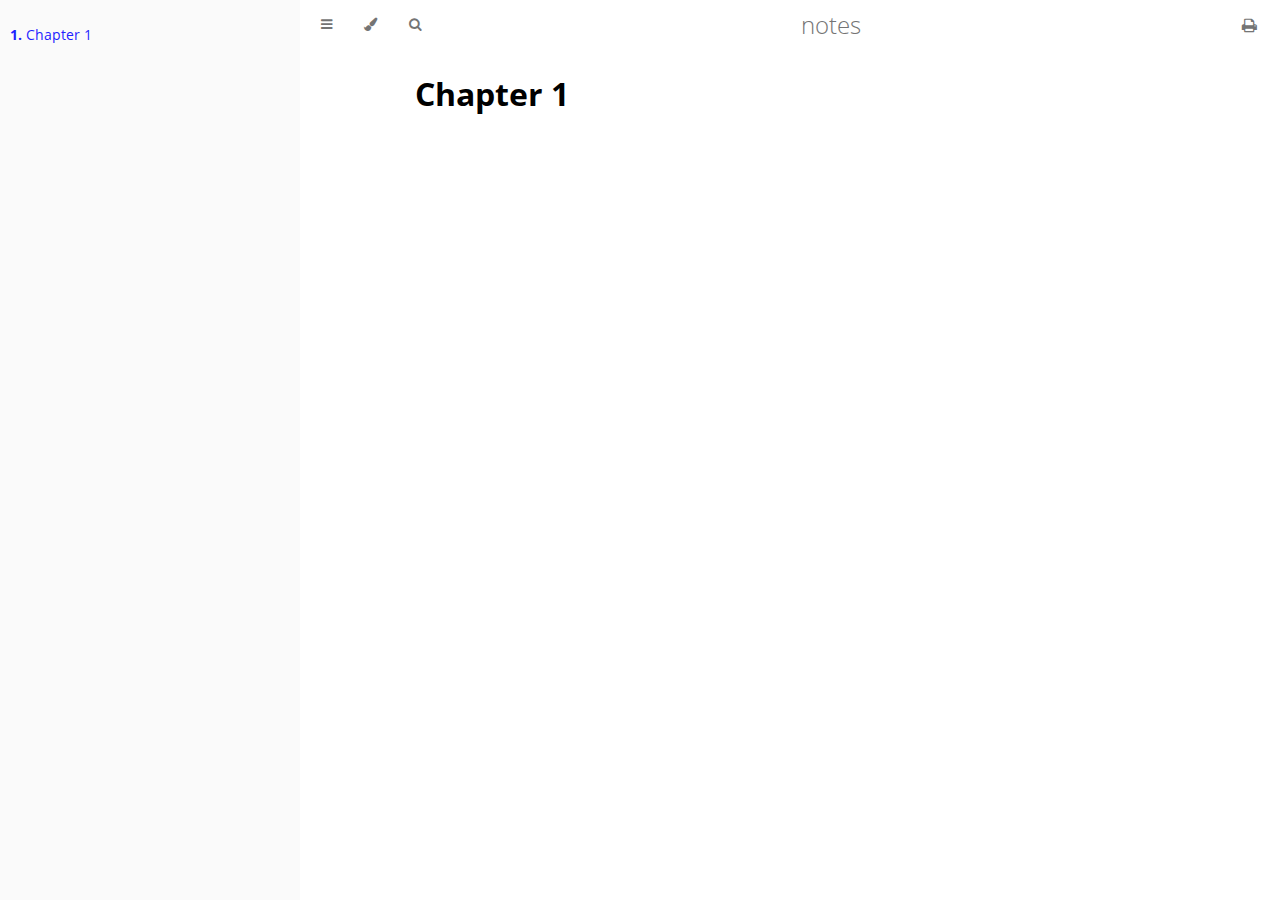
<file: docs/chapter_1.html>
<!DOCTYPE HTML>
<html lang="en" class="sidebar-visible no-js light">
    <head>
        <!-- Book generated using mdBook -->
        <meta charset="UTF-8">
        <title>Chapter 1 - notes</title>


        <!-- Custom HTML head -->
        
        <meta name="description" content="">
        <meta name="viewport" content="width=device-width, initial-scale=1">
        <meta name="theme-color" content="#ffffff" />

        <link rel="icon" href="favicon.svg">
        <link rel="shortcut icon" href="favicon.png">
        <link rel="stylesheet" href="css/variables.css">
        <link rel="stylesheet" href="css/general.css">
        <link rel="stylesheet" href="css/chrome.css">
        <link rel="stylesheet" href="css/print.css" media="print">

        <!-- Fonts -->
        <link rel="stylesheet" href="FontAwesome/css/font-awesome.css">
        <link rel="stylesheet" href="fonts/fonts.css">

        <!-- Highlight.js Stylesheets -->
        <link rel="stylesheet" href="highlight.css">
        <link rel="stylesheet" href="tomorrow-night.css">
        <link rel="stylesheet" href="ayu-highlight.css">

        <!-- Custom theme stylesheets -->

    </head>
    <body>
        <!-- Provide site root to javascript -->
        <script>
            var path_to_root = "";
            var default_theme = window.matchMedia("(prefers-color-scheme: dark)").matches ? "navy" : "light";
        </script>

        <!-- Work around some values being stored in localStorage wrapped in quotes -->
        <script>
            try {
                var theme = localStorage.getItem('mdbook-theme');
                var sidebar = localStorage.getItem('mdbook-sidebar');

                if (theme.startsWith('"') && theme.endsWith('"')) {
                    localStorage.setItem('mdbook-theme', theme.slice(1, theme.length - 1));
                }

                if (sidebar.startsWith('"') && sidebar.endsWith('"')) {
                    localStorage.setItem('mdbook-sidebar', sidebar.slice(1, sidebar.length - 1));
                }
            } catch (e) { }
        </script>

        <!-- Set the theme before any content is loaded, prevents flash -->
        <script>
            var theme;
            try { theme = localStorage.getItem('mdbook-theme'); } catch(e) { }
            if (theme === null || theme === undefined) { theme = default_theme; }
            var html = document.querySelector('html');
            html.classList.remove('no-js')
            html.classList.remove('light')
            html.classList.add(theme);
            html.classList.add('js');
        </script>

        <!-- Hide / unhide sidebar before it is displayed -->
        <script>
            var html = document.querySelector('html');
            var sidebar = 'hidden';
            if (document.body.clientWidth >= 1080) {
                try { sidebar = localStorage.getItem('mdbook-sidebar'); } catch(e) { }
                sidebar = sidebar || 'visible';
            }
            html.classList.remove('sidebar-visible');
            html.classList.add("sidebar-" + sidebar);
        </script>

        <nav id="sidebar" class="sidebar" aria-label="Table of contents">
            <div class="sidebar-scrollbox">
                <ol class="chapter"><li class="chapter-item expanded "><a href="chapter_1.html" class="active"><strong aria-hidden="true">1.</strong> Chapter 1</a></li></ol>
            </div>
            <div id="sidebar-resize-handle" class="sidebar-resize-handle"></div>
        </nav>

        <div id="page-wrapper" class="page-wrapper">

            <div class="page">
                                <div id="menu-bar-hover-placeholder"></div>
                <div id="menu-bar" class="menu-bar sticky bordered">
                    <div class="left-buttons">
                        <button id="sidebar-toggle" class="icon-button" type="button" title="Toggle Table of Contents" aria-label="Toggle Table of Contents" aria-controls="sidebar">
                            <i class="fa fa-bars"></i>
                        </button>
                        <button id="theme-toggle" class="icon-button" type="button" title="Change theme" aria-label="Change theme" aria-haspopup="true" aria-expanded="false" aria-controls="theme-list">
                            <i class="fa fa-paint-brush"></i>
                        </button>
                        <ul id="theme-list" class="theme-popup" aria-label="Themes" role="menu">
                            <li role="none"><button role="menuitem" class="theme" id="light">Light</button></li>
                            <li role="none"><button role="menuitem" class="theme" id="rust">Rust</button></li>
                            <li role="none"><button role="menuitem" class="theme" id="coal">Coal</button></li>
                            <li role="none"><button role="menuitem" class="theme" id="navy">Navy</button></li>
                            <li role="none"><button role="menuitem" class="theme" id="ayu">Ayu</button></li>
                        </ul>
                        <button id="search-toggle" class="icon-button" type="button" title="Search. (Shortkey: s)" aria-label="Toggle Searchbar" aria-expanded="false" aria-keyshortcuts="S" aria-controls="searchbar">
                            <i class="fa fa-search"></i>
                        </button>
                    </div>

                    <h1 class="menu-title">notes</h1>

                    <div class="right-buttons">
                        <a href="print.html" title="Print this book" aria-label="Print this book">
                            <i id="print-button" class="fa fa-print"></i>
                        </a>

                    </div>
                </div>

                <div id="search-wrapper" class="hidden">
                    <form id="searchbar-outer" class="searchbar-outer">
                        <input type="search" id="searchbar" name="searchbar" placeholder="Search this book ..." aria-controls="searchresults-outer" aria-describedby="searchresults-header">
                    </form>
                    <div id="searchresults-outer" class="searchresults-outer hidden">
                        <div id="searchresults-header" class="searchresults-header"></div>
                        <ul id="searchresults">
                        </ul>
                    </div>
                </div>

                <!-- Apply ARIA attributes after the sidebar and the sidebar toggle button are added to the DOM -->
                <script>
                    document.getElementById('sidebar-toggle').setAttribute('aria-expanded', sidebar === 'visible');
                    document.getElementById('sidebar').setAttribute('aria-hidden', sidebar !== 'visible');
                    Array.from(document.querySelectorAll('#sidebar a')).forEach(function(link) {
                        link.setAttribute('tabIndex', sidebar === 'visible' ? 0 : -1);
                    });
                </script>

                <div id="content" class="content">
                    <main>
                        <h1 id="chapter-1"><a class="header" href="#chapter-1">Chapter 1</a></h1>

                    </main>

                    <nav class="nav-wrapper" aria-label="Page navigation">
                        <!-- Mobile navigation buttons -->


                        <div style="clear: both"></div>
                    </nav>
                </div>
            </div>

            <nav class="nav-wide-wrapper" aria-label="Page navigation">

            </nav>

        </div>

        <!-- Livereload script (if served using the cli tool) -->
        <script>
            const wsProtocol = location.protocol === 'https:' ? 'wss:' : 'ws:';
            const wsAddress = wsProtocol + "//" + location.host + "/" + "__livereload";
            const socket = new WebSocket(wsAddress);
            socket.onmessage = function (event) {
                if (event.data === "reload") {
                    socket.close();
                    location.reload();
                }
            };

            window.onbeforeunload = function() {
                socket.close();
            }
        </script>



        <script>
            window.playground_copyable = true;
        </script>


        <script src="elasticlunr.min.js"></script>
        <script src="mark.min.js"></script>
        <script src="searcher.js"></script>

        <script src="clipboard.min.js"></script>
        <script src="highlight.js"></script>
        <script src="book.js"></script>

        <!-- Custom JS scripts -->


    </body>
</html>
</file>
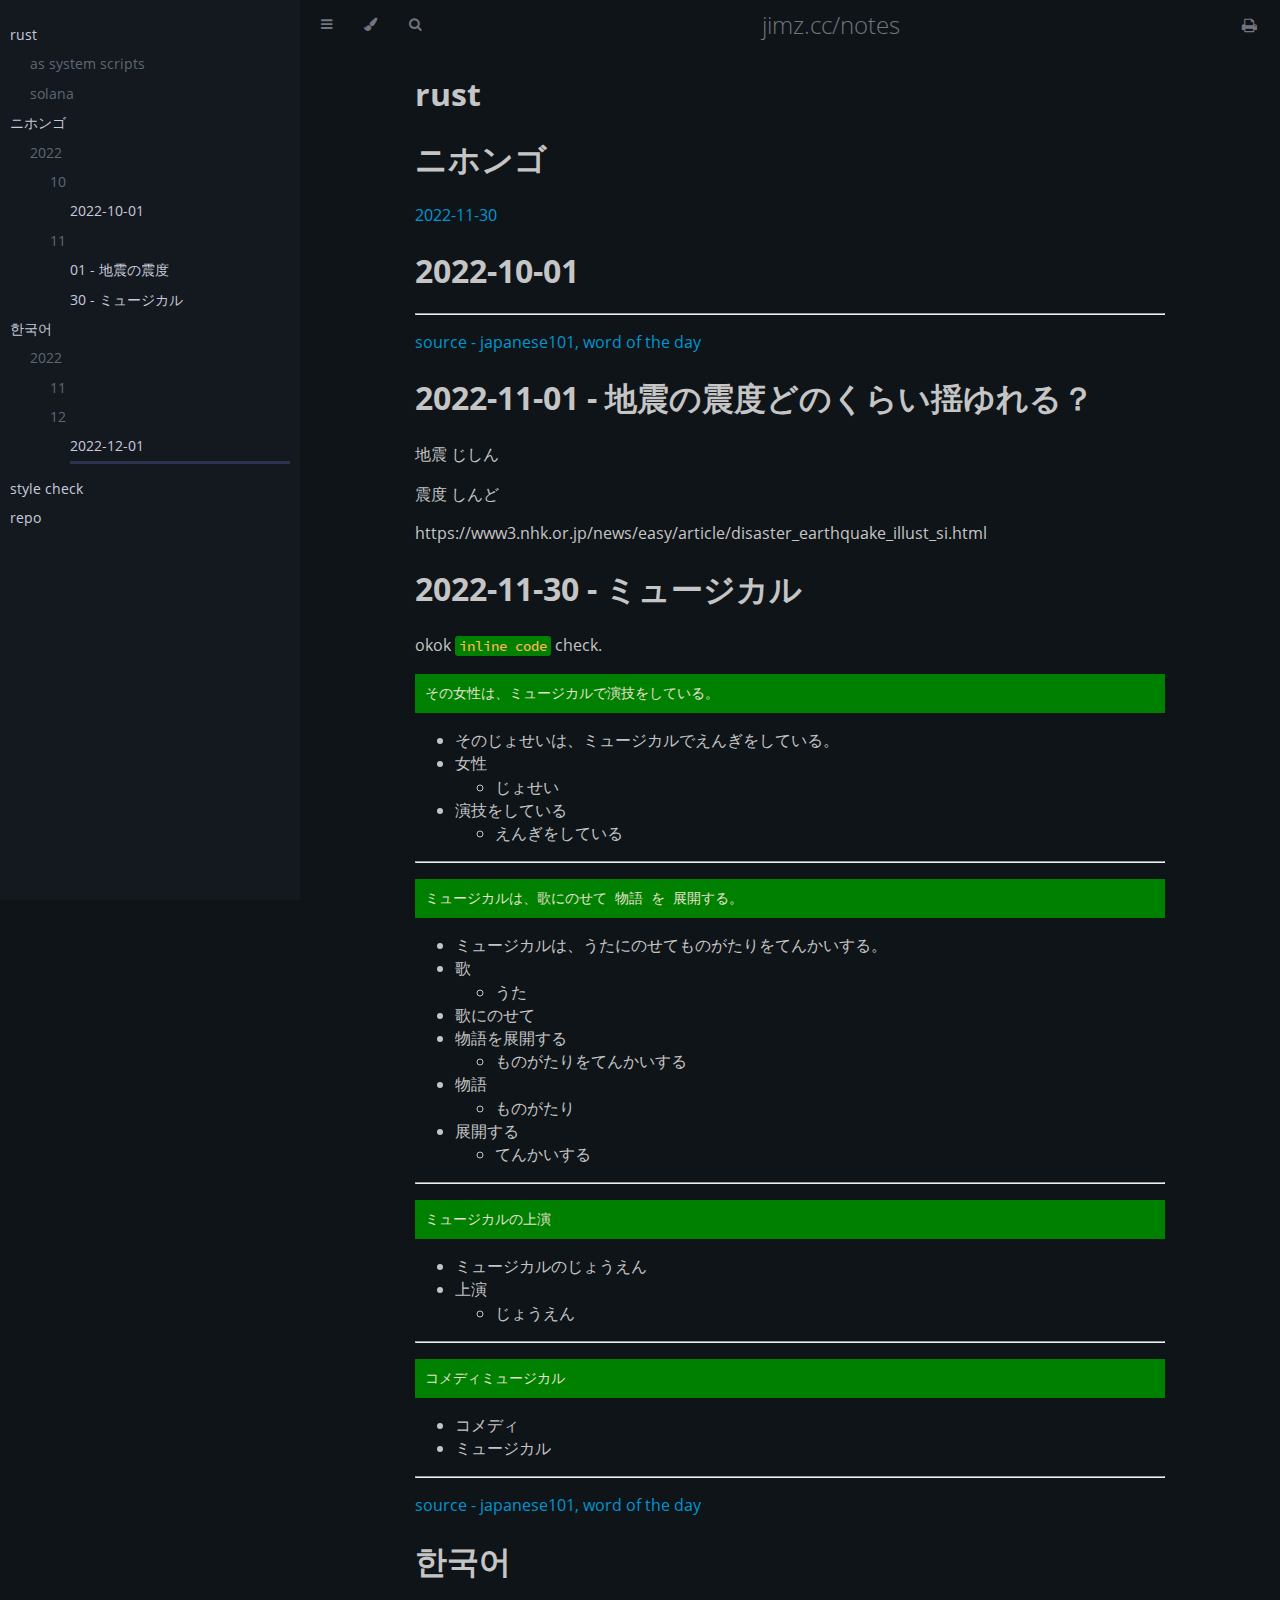
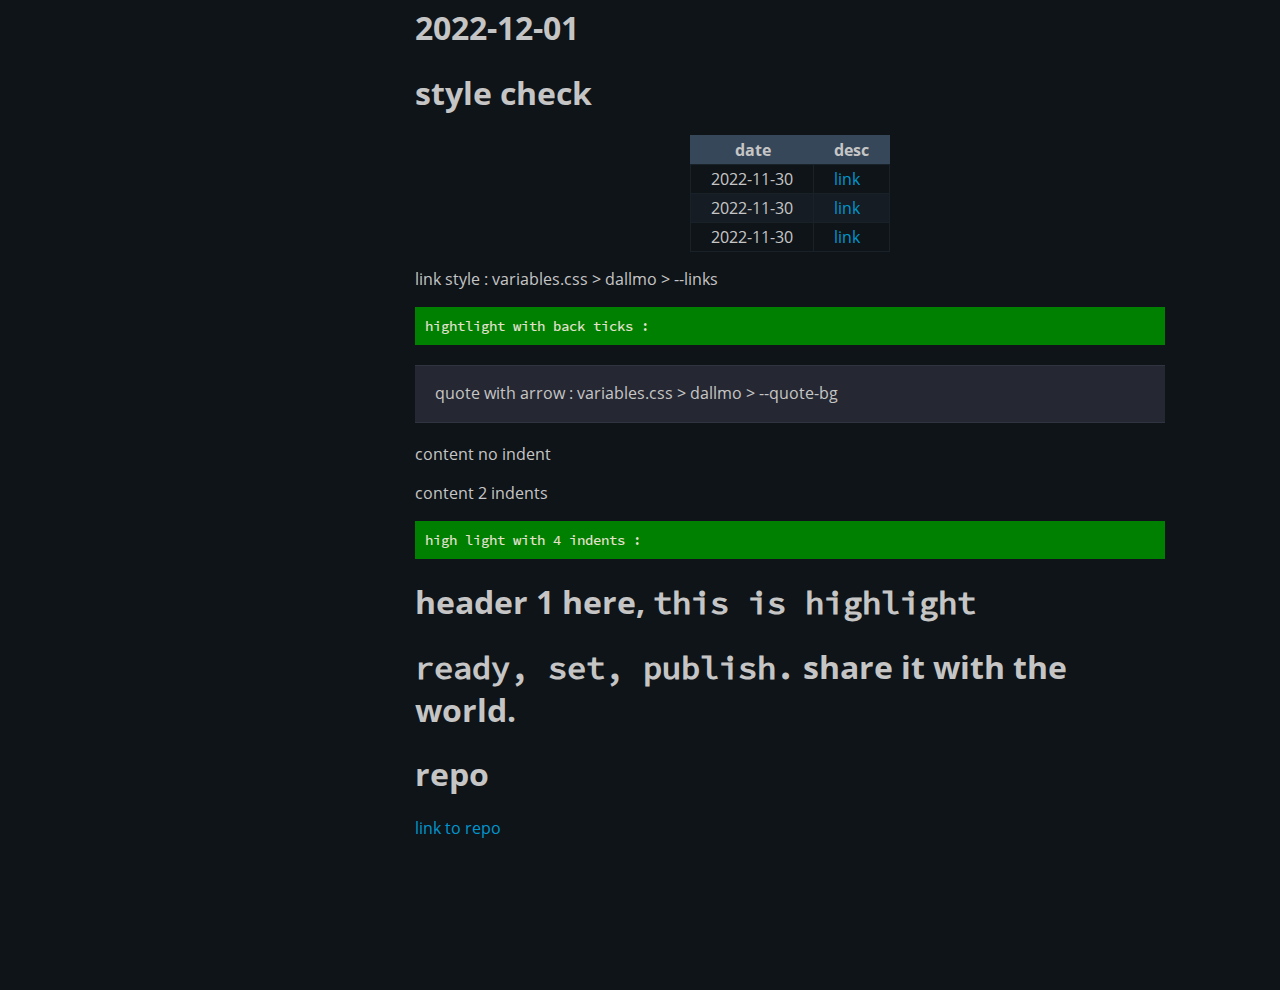
<file: docs/print.html>
<!DOCTYPE HTML>
<html lang="en" class="sidebar-visible no-js light">
    <head>
        <!-- Book generated using mdBook -->
        <meta charset="UTF-8">
        <title>jimz.cc/notes</title>
        <meta name="robots" content="noindex" />


        <!-- Custom HTML head -->
        
        <meta name="description" content="">
        <meta name="viewport" content="width=device-width, initial-scale=1">
        <meta name="theme-color" content="#ffffff" />

        <link rel="icon" href="favicon.svg">
        <link rel="shortcut icon" href="favicon.png">
        <link rel="stylesheet" href="css/dallmo.css">
        <link rel="stylesheet" href="css/variables.css">
        <link rel="stylesheet" href="css/general.css">
        <link rel="stylesheet" href="css/chrome.css">
        <link rel="stylesheet" href="css/print.css" media="print">

        <!-- Fonts -->
        <link rel="stylesheet" href="FontAwesome/css/font-awesome.css">
        <link rel="stylesheet" href="fonts/fonts.css">

        <!-- Highlight.js Stylesheets -->
        <link rel="stylesheet" href="highlight.css">
        <link rel="stylesheet" href="tomorrow-night.css">
        <link rel="stylesheet" href="ayu-highlight.css">

        <!-- Custom theme stylesheets -->
        <link rel="stylesheet" href="css/dallmo.css">
        <link rel="stylesheet" href="css/dallmo-highlight.css">

    </head>
    <body>
        <!-- Provide site root to javascript -->
        <script>
            var path_to_root = "";
            //var default_theme = window.matchMedia("(prefers-color-scheme: dark)").matches ? "navy" : "light";
            var default_theme = "dallmo";
        </script>

        <!-- Work around some values being stored in localStorage wrapped in quotes -->
        <script>
            try {
                var theme = localStorage.getItem('mdbook-theme');
                var sidebar = localStorage.getItem('mdbook-sidebar');

                if (theme.startsWith('"') && theme.endsWith('"')) {
                    localStorage.setItem('mdbook-theme', theme.slice(1, theme.length - 1));
                }

                if (sidebar.startsWith('"') && sidebar.endsWith('"')) {
                    localStorage.setItem('mdbook-sidebar', sidebar.slice(1, sidebar.length - 1));
                }
            } catch (e) { }
        </script>

        <!-- Set the theme before any content is loaded, prevents flash -->
        <script>
            var theme;
            try { theme = localStorage.getItem('mdbook-theme'); } catch(e) { }
            if (theme === null || theme === undefined) { theme = default_theme; }
            var html = document.querySelector('html');
            html.classList.remove('no-js')
            html.classList.remove('light')
            html.classList.add(theme);
            html.classList.add('js');
        </script>

        <!-- Hide / unhide sidebar before it is displayed -->
        <script>
            var html = document.querySelector('html');
            var sidebar = 'hidden';
            if (document.body.clientWidth >= 1080) {
                try { sidebar = localStorage.getItem('mdbook-sidebar'); } catch(e) { }
                sidebar = sidebar || 'visible';
            }
            html.classList.remove('sidebar-visible');
            html.classList.add("sidebar-" + sidebar);
        </script>

        <nav id="sidebar" class="sidebar" aria-label="Table of contents">
            <div class="sidebar-scrollbox">
                <ol class="chapter"><li class="chapter-item expanded "><a href="rust/index.html">rust</a></li><li><ol class="section"><li class="chapter-item expanded "><div>as system scripts</div></li><li class="chapter-item expanded "><div>solana</div></li></ol></li><li class="chapter-item expanded "><a href="nihongo/index.html">ニホンゴ</a></li><li><ol class="section"><li class="chapter-item expanded "><div>2022</div></li><li><ol class="section"><li class="chapter-item expanded "><div>10</div></li><li><ol class="section"><li class="chapter-item expanded "><a href="nihongo/2022/10/2022-10-01.html">2022-10-01</a></li></ol></li><li class="chapter-item expanded "><div>11</div></li><li><ol class="section"><li class="chapter-item expanded "><a href="nihongo/2022/11/2022-11-01.html">01 - 地震の震度</a></li><li class="chapter-item expanded "><a href="nihongo/2022/11/2022-11-30.html">30 - ミュージカル</a></li></ol></li></ol></li></ol></li><li class="chapter-item expanded "><a href="hangugeo/index.html">한국어</a></li><li><ol class="section"><li class="chapter-item expanded "><div>2022</div></li><li><ol class="section"><li class="chapter-item expanded "><div>11</div></li><li class="chapter-item expanded "><div>12</div></li><li><ol class="section"><li class="chapter-item expanded "><a href="hangugeo/2022/12/2022-12-01.html">2022-12-01</a></li><li class="spacer"></li></ol></li></ol></li></ol></li><li class="chapter-item expanded "><a href="style-check.html">style check</a></li><li class="chapter-item expanded affix "><a href="repo.html">repo</a></li></ol>
            </div>
            <div id="sidebar-resize-handle" class="sidebar-resize-handle"></div>
        </nav>

        <div id="page-wrapper" class="page-wrapper">

            <div class="page">
                                <div id="menu-bar-hover-placeholder"></div>
                <div id="menu-bar" class="menu-bar sticky bordered">
                    <div class="left-buttons">
                        <button id="sidebar-toggle" class="icon-button" type="button" title="Toggle Table of Contents" aria-label="Toggle Table of Contents" aria-controls="sidebar">
                            <i class="fa fa-bars"></i>
                        </button>
                        <button id="theme-toggle" class="icon-button" type="button" title="Change theme" aria-label="Change theme" aria-haspopup="true" aria-expanded="false" aria-controls="theme-list">
                            <i class="fa fa-paint-brush"></i>
                        </button>
                        <ul id="theme-list" class="theme-popup" aria-label="Themes" role="menu">
                            <li role="none"><button role="menuitem" class="theme" id="dallmo">dallmo</button></li>
                            <li role="none"><button role="menuitem" class="theme" id="light">Light</button></li>
                            <li role="none"><button role="menuitem" class="theme" id="rust">Rust</button></li>
                            <li role="none"><button role="menuitem" class="theme" id="coal">Coal</button></li>
                            <li role="none"><button role="menuitem" class="theme" id="navy">Navy</button></li>
                            <li role="none"><button role="menuitem" class="theme" id="ayu">Ayu</button></li>
                        </ul>
                        <button id="search-toggle" class="icon-button" type="button" title="Search. (Shortkey: s)" aria-label="Toggle Searchbar" aria-expanded="false" aria-keyshortcuts="S" aria-controls="searchbar">
                            <i class="fa fa-search"></i>
                        </button>
                    </div>

                    <h1 class="menu-title">jimz.cc/notes</h1>

                    <div class="right-buttons">
                        <a href="print.html" title="Print this book" aria-label="Print this book">
                            <i id="print-button" class="fa fa-print"></i>
                        </a>

                    </div>
                </div>

                <div id="search-wrapper" class="hidden">
                    <form id="searchbar-outer" class="searchbar-outer">
                        <input type="search" id="searchbar" name="searchbar" placeholder="Search this book ..." aria-controls="searchresults-outer" aria-describedby="searchresults-header">
                    </form>
                    <div id="searchresults-outer" class="searchresults-outer hidden">
                        <div id="searchresults-header" class="searchresults-header"></div>
                        <ul id="searchresults">
                        </ul>
                    </div>
                </div>

                <!-- Apply ARIA attributes after the sidebar and the sidebar toggle button are added to the DOM -->
                <script>
                    document.getElementById('sidebar-toggle').setAttribute('aria-expanded', sidebar === 'visible');
                    document.getElementById('sidebar').setAttribute('aria-hidden', sidebar !== 'visible');
                    Array.from(document.querySelectorAll('#sidebar a')).forEach(function(link) {
                        link.setAttribute('tabIndex', sidebar === 'visible' ? 0 : -1);
                    });
                </script>

                <div id="content" class="content">
                    <main>
                        <h1 id="rust"><a class="header" href="#rust">rust</a></h1>
<div style="break-before: page; page-break-before: always;"></div><h1 id="ニホンゴ"><a class="header" href="#ニホンゴ">ニホンゴ</a></h1>
<p><a href="nihongo/./2022-11-30.html">2022-11-30</a></p>
<div style="break-before: page; page-break-before: always;"></div><h1 id="2022-10-01"><a class="header" href="#2022-10-01">2022-10-01</a></h1>
<hr />
<p><a href="https://www.japanesepod101.com/japanese-phrases/10012022">source - japanese101, word of the day</a></p>
<!-- -->
<div style="break-before: page; page-break-before: always;"></div><h1 id="2022-11-01---地震の震度どのくらい揺ゆれる"><a class="header" href="#2022-11-01---地震の震度どのくらい揺ゆれる">2022-11-01 - 地震の震度どのくらい揺ゆれる？</a></h1>
<p>地震 じしん</p>
<p>震度 しんど</p>
<p>https://www3.nhk.or.jp/news/easy/article/disaster_earthquake_illust_si.html</p>
<div style="break-before: page; page-break-before: always;"></div><h1 id="2022-11-30---ミュージカル"><a class="header" href="#2022-11-30---ミュージカル">2022-11-30 - ミュージカル</a></h1>
<p>okok <code>inline code</code> check.</p>
<pre><code>その女性は、ミュージカルで演技をしている。
</code></pre>
<ul>
<li>そのじょせいは、ミュージカルでえんぎをしている。</li>
<li>女性
<ul>
<li>じょせい</li>
</ul>
</li>
<li>演技をしている
<ul>
<li>えんぎをしている</li>
</ul>
</li>
</ul>
<hr />
<pre><code>ミュージカルは、歌にのせて 物語 を 展開する。
</code></pre>
<ul>
<li>ミュージカルは、うたにのせてものがたりをてんかいする。</li>
<li>歌
<ul>
<li>うた</li>
</ul>
</li>
<li>歌にのせて</li>
<li>物語を展開する
<ul>
<li>ものがたりをてんかいする</li>
</ul>
</li>
<li>物語
<ul>
<li>ものがたり</li>
</ul>
</li>
<li>展開する
<ul>
<li>てんかいする</li>
</ul>
</li>
</ul>
<hr />
<pre><code>ミュージカルの上演
</code></pre>
<ul>
<li>ミュージカルのじょうえん</li>
<li>上演
<ul>
<li>じょうえん</li>
</ul>
</li>
</ul>
<hr />
<pre><code>コメディミュージカル
</code></pre>
<ul>
<li>コメディ</li>
<li>ミュージカル</li>
</ul>
<hr />
<p><a href="https://www.japanesepod101.com/japanese-phrases/11302022">source - japanese101, word of the day</a></p>
<!-- -->
<div style="break-before: page; page-break-before: always;"></div><h1 id="한국어"><a class="header" href="#한국어">한국어</a></h1>
<div style="break-before: page; page-break-before: always;"></div><h1 id="2022-12-01"><a class="header" href="#2022-12-01">2022-12-01</a></h1>
<div style="break-before: page; page-break-before: always;"></div><h1 id="style-check"><a class="header" href="#style-check">style check</a></h1>
<div class="table-wrapper"><table><thead><tr><th>date</th><th>desc</th></tr></thead><tbody>
<tr><td>2022-11-30</td><td><a href="https://google.com">link</a></td></tr>
<tr><td>2022-11-30</td><td><a href="https://google.com">link</a></td></tr>
<tr><td>2022-11-30</td><td><a href="https://google.com">link</a></td></tr>
</tbody></table>
</div>
<p>link style : variables.css &gt; dallmo &gt; --links</p>
<pre><code>hightlight with back ticks : 
</code></pre>
<blockquote>
<p>quote with arrow : variables.css &gt; dallmo &gt; --quote-bg</p>
</blockquote>
<!-- comments here -->
<p>content no indent</p>
<p>content 2 indents</p>
<pre><code>high light with 4 indents : 
</code></pre>
<h1 id="header-1-here-this-is-highlight"><a class="header" href="#header-1-here-this-is-highlight">header 1 here, <code>this is highlight</code></a></h1>
<h1 id="ready-set-publish-share-it-with-the-world"><a class="header" href="#ready-set-publish-share-it-with-the-world"><code>ready, set, publish.</code> share it with the world.</a></h1>
<div style="break-before: page; page-break-before: always;"></div><h1 id="repo"><a class="header" href="#repo">repo</a></h1>
<p><a href="https://github.com/jimzcc/notes">link to repo</a></p>

                    </main>

                    <nav class="nav-wrapper" aria-label="Page navigation">
                        <!-- Mobile navigation buttons -->


                        <div style="clear: both"></div>
                    </nav>
                </div>
            </div>

            <nav class="nav-wide-wrapper" aria-label="Page navigation">

            </nav>

        </div>

        <!-- Livereload script (if served using the cli tool) -->
        <script>
            const wsProtocol = location.protocol === 'https:' ? 'wss:' : 'ws:';
            const wsAddress = wsProtocol + "//" + location.host + "/" + "__livereload";
            const socket = new WebSocket(wsAddress);
            socket.onmessage = function (event) {
                if (event.data === "reload") {
                    socket.close();
                    location.reload();
                }
            };

            window.onbeforeunload = function() {
                socket.close();
            }
        </script>



        <script>
            window.playground_copyable = true;
        </script>


        <script src="elasticlunr.min.js"></script>
        <script src="mark.min.js"></script>
        <script src="searcher.js"></script>

        <script src="clipboard.min.js"></script>
        <script src="highlight.js"></script>
        <script src="book.js"></script>

        <!-- Custom JS scripts -->

        <script>
        window.addEventListener('load', function() {
            window.setTimeout(window.print, 100);
        });
        </script>

    </body>
</html>
</file>
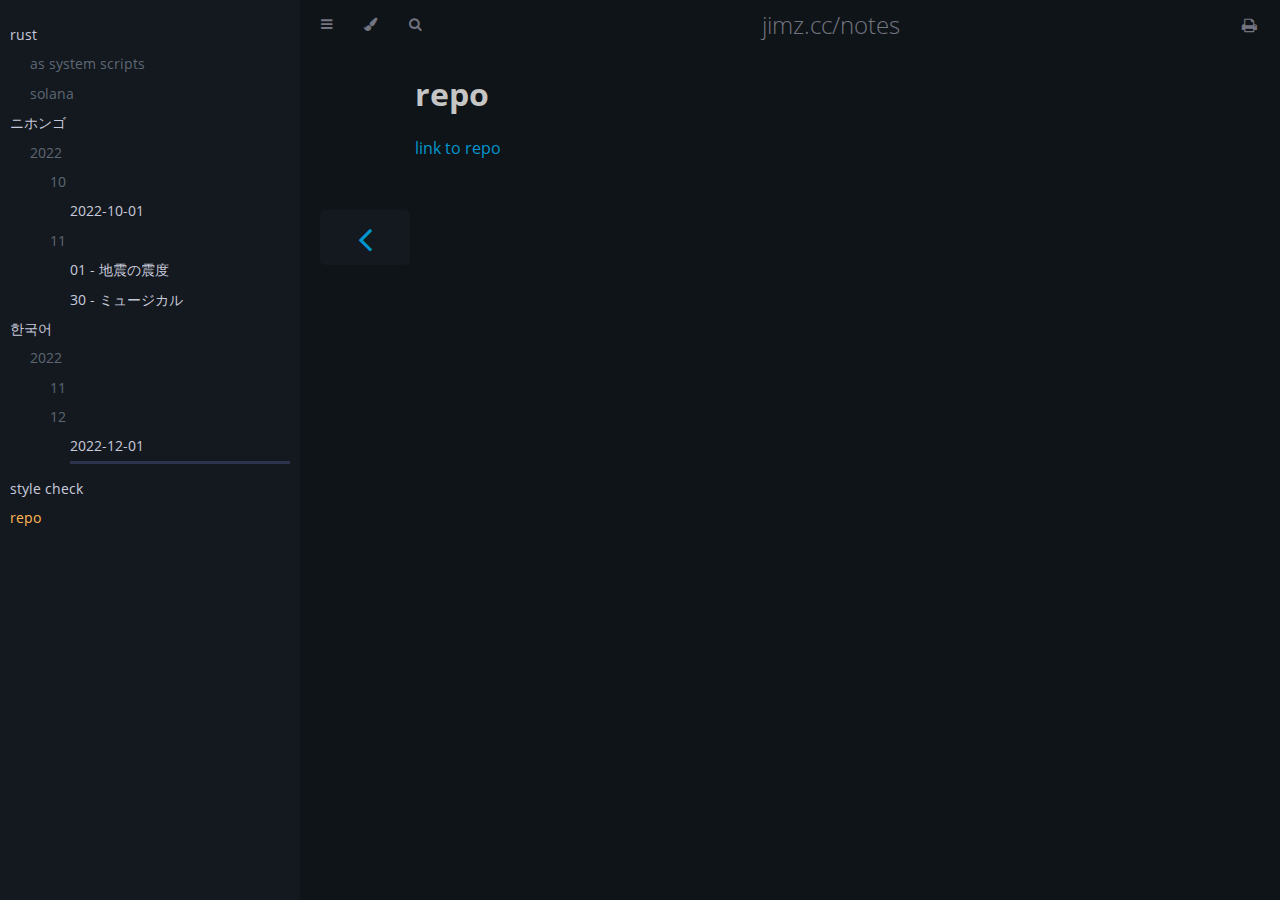
<file: docs/repo.html>
<!DOCTYPE HTML>
<html lang="en" class="sidebar-visible no-js light">
    <head>
        <!-- Book generated using mdBook -->
        <meta charset="UTF-8">
        <title>repo - jimz.cc/notes</title>


        <!-- Custom HTML head -->
        
        <meta name="description" content="">
        <meta name="viewport" content="width=device-width, initial-scale=1">
        <meta name="theme-color" content="#ffffff" />

        <link rel="icon" href="favicon.svg">
        <link rel="shortcut icon" href="favicon.png">
        <link rel="stylesheet" href="css/dallmo.css">
        <link rel="stylesheet" href="css/variables.css">
        <link rel="stylesheet" href="css/general.css">
        <link rel="stylesheet" href="css/chrome.css">
        <link rel="stylesheet" href="css/print.css" media="print">

        <!-- Fonts -->
        <link rel="stylesheet" href="FontAwesome/css/font-awesome.css">
        <link rel="stylesheet" href="fonts/fonts.css">

        <!-- Highlight.js Stylesheets -->
        <link rel="stylesheet" href="highlight.css">
        <link rel="stylesheet" href="tomorrow-night.css">
        <link rel="stylesheet" href="ayu-highlight.css">

        <!-- Custom theme stylesheets -->
        <link rel="stylesheet" href="css/dallmo.css">
        <link rel="stylesheet" href="css/dallmo-highlight.css">

    </head>
    <body>
        <!-- Provide site root to javascript -->
        <script>
            var path_to_root = "";
            //var default_theme = window.matchMedia("(prefers-color-scheme: dark)").matches ? "navy" : "light";
            var default_theme = "dallmo";
        </script>

        <!-- Work around some values being stored in localStorage wrapped in quotes -->
        <script>
            try {
                var theme = localStorage.getItem('mdbook-theme');
                var sidebar = localStorage.getItem('mdbook-sidebar');

                if (theme.startsWith('"') && theme.endsWith('"')) {
                    localStorage.setItem('mdbook-theme', theme.slice(1, theme.length - 1));
                }

                if (sidebar.startsWith('"') && sidebar.endsWith('"')) {
                    localStorage.setItem('mdbook-sidebar', sidebar.slice(1, sidebar.length - 1));
                }
            } catch (e) { }
        </script>

        <!-- Set the theme before any content is loaded, prevents flash -->
        <script>
            var theme;
            try { theme = localStorage.getItem('mdbook-theme'); } catch(e) { }
            if (theme === null || theme === undefined) { theme = default_theme; }
            var html = document.querySelector('html');
            html.classList.remove('no-js')
            html.classList.remove('light')
            html.classList.add(theme);
            html.classList.add('js');
        </script>

        <!-- Hide / unhide sidebar before it is displayed -->
        <script>
            var html = document.querySelector('html');
            var sidebar = 'hidden';
            if (document.body.clientWidth >= 1080) {
                try { sidebar = localStorage.getItem('mdbook-sidebar'); } catch(e) { }
                sidebar = sidebar || 'visible';
            }
            html.classList.remove('sidebar-visible');
            html.classList.add("sidebar-" + sidebar);
        </script>

        <nav id="sidebar" class="sidebar" aria-label="Table of contents">
            <div class="sidebar-scrollbox">
                <ol class="chapter"><li class="chapter-item expanded "><a href="rust/index.html">rust</a></li><li><ol class="section"><li class="chapter-item expanded "><div>as system scripts</div></li><li class="chapter-item expanded "><div>solana</div></li></ol></li><li class="chapter-item expanded "><a href="nihongo/index.html">ニホンゴ</a></li><li><ol class="section"><li class="chapter-item expanded "><div>2022</div></li><li><ol class="section"><li class="chapter-item expanded "><div>10</div></li><li><ol class="section"><li class="chapter-item expanded "><a href="nihongo/2022/10/2022-10-01.html">2022-10-01</a></li></ol></li><li class="chapter-item expanded "><div>11</div></li><li><ol class="section"><li class="chapter-item expanded "><a href="nihongo/2022/11/2022-11-01.html">01 - 地震の震度</a></li><li class="chapter-item expanded "><a href="nihongo/2022/11/2022-11-30.html">30 - ミュージカル</a></li></ol></li></ol></li></ol></li><li class="chapter-item expanded "><a href="hangugeo/index.html">한국어</a></li><li><ol class="section"><li class="chapter-item expanded "><div>2022</div></li><li><ol class="section"><li class="chapter-item expanded "><div>11</div></li><li class="chapter-item expanded "><div>12</div></li><li><ol class="section"><li class="chapter-item expanded "><a href="hangugeo/2022/12/2022-12-01.html">2022-12-01</a></li><li class="spacer"></li></ol></li></ol></li></ol></li><li class="chapter-item expanded "><a href="style-check.html">style check</a></li><li class="chapter-item expanded affix "><a href="repo.html" class="active">repo</a></li></ol>
            </div>
            <div id="sidebar-resize-handle" class="sidebar-resize-handle"></div>
        </nav>

        <div id="page-wrapper" class="page-wrapper">

            <div class="page">
                                <div id="menu-bar-hover-placeholder"></div>
                <div id="menu-bar" class="menu-bar sticky bordered">
                    <div class="left-buttons">
                        <button id="sidebar-toggle" class="icon-button" type="button" title="Toggle Table of Contents" aria-label="Toggle Table of Contents" aria-controls="sidebar">
                            <i class="fa fa-bars"></i>
                        </button>
                        <button id="theme-toggle" class="icon-button" type="button" title="Change theme" aria-label="Change theme" aria-haspopup="true" aria-expanded="false" aria-controls="theme-list">
                            <i class="fa fa-paint-brush"></i>
                        </button>
                        <ul id="theme-list" class="theme-popup" aria-label="Themes" role="menu">
                            <li role="none"><button role="menuitem" class="theme" id="dallmo">dallmo</button></li>
                            <li role="none"><button role="menuitem" class="theme" id="light">Light</button></li>
                            <li role="none"><button role="menuitem" class="theme" id="rust">Rust</button></li>
                            <li role="none"><button role="menuitem" class="theme" id="coal">Coal</button></li>
                            <li role="none"><button role="menuitem" class="theme" id="navy">Navy</button></li>
                            <li role="none"><button role="menuitem" class="theme" id="ayu">Ayu</button></li>
                        </ul>
                        <button id="search-toggle" class="icon-button" type="button" title="Search. (Shortkey: s)" aria-label="Toggle Searchbar" aria-expanded="false" aria-keyshortcuts="S" aria-controls="searchbar">
                            <i class="fa fa-search"></i>
                        </button>
                    </div>

                    <h1 class="menu-title">jimz.cc/notes</h1>

                    <div class="right-buttons">
                        <a href="print.html" title="Print this book" aria-label="Print this book">
                            <i id="print-button" class="fa fa-print"></i>
                        </a>

                    </div>
                </div>

                <div id="search-wrapper" class="hidden">
                    <form id="searchbar-outer" class="searchbar-outer">
                        <input type="search" id="searchbar" name="searchbar" placeholder="Search this book ..." aria-controls="searchresults-outer" aria-describedby="searchresults-header">
                    </form>
                    <div id="searchresults-outer" class="searchresults-outer hidden">
                        <div id="searchresults-header" class="searchresults-header"></div>
                        <ul id="searchresults">
                        </ul>
                    </div>
                </div>

                <!-- Apply ARIA attributes after the sidebar and the sidebar toggle button are added to the DOM -->
                <script>
                    document.getElementById('sidebar-toggle').setAttribute('aria-expanded', sidebar === 'visible');
                    document.getElementById('sidebar').setAttribute('aria-hidden', sidebar !== 'visible');
                    Array.from(document.querySelectorAll('#sidebar a')).forEach(function(link) {
                        link.setAttribute('tabIndex', sidebar === 'visible' ? 0 : -1);
                    });
                </script>

                <div id="content" class="content">
                    <main>
                        <h1 id="repo"><a class="header" href="#repo">repo</a></h1>
<p><a href="https://github.com/jimzcc/notes">link to repo</a></p>

                    </main>

                    <nav class="nav-wrapper" aria-label="Page navigation">
                        <!-- Mobile navigation buttons -->
                            <a rel="prev" href="style-check.html" class="mobile-nav-chapters previous" title="Previous chapter" aria-label="Previous chapter" aria-keyshortcuts="Left">
                                <i class="fa fa-angle-left"></i>
                            </a>


                        <div style="clear: both"></div>
                    </nav>
                </div>
            </div>

            <nav class="nav-wide-wrapper" aria-label="Page navigation">
                    <a rel="prev" href="style-check.html" class="nav-chapters previous" title="Previous chapter" aria-label="Previous chapter" aria-keyshortcuts="Left">
                        <i class="fa fa-angle-left"></i>
                    </a>

            </nav>

        </div>

        <!-- Livereload script (if served using the cli tool) -->
        <script>
            const wsProtocol = location.protocol === 'https:' ? 'wss:' : 'ws:';
            const wsAddress = wsProtocol + "//" + location.host + "/" + "__livereload";
            const socket = new WebSocket(wsAddress);
            socket.onmessage = function (event) {
                if (event.data === "reload") {
                    socket.close();
                    location.reload();
                }
            };

            window.onbeforeunload = function() {
                socket.close();
            }
        </script>



        <script>
            window.playground_copyable = true;
        </script>


        <script src="elasticlunr.min.js"></script>
        <script src="mark.min.js"></script>
        <script src="searcher.js"></script>

        <script src="clipboard.min.js"></script>
        <script src="highlight.js"></script>
        <script src="book.js"></script>

        <!-- Custom JS scripts -->


    </body>
</html>
</file>
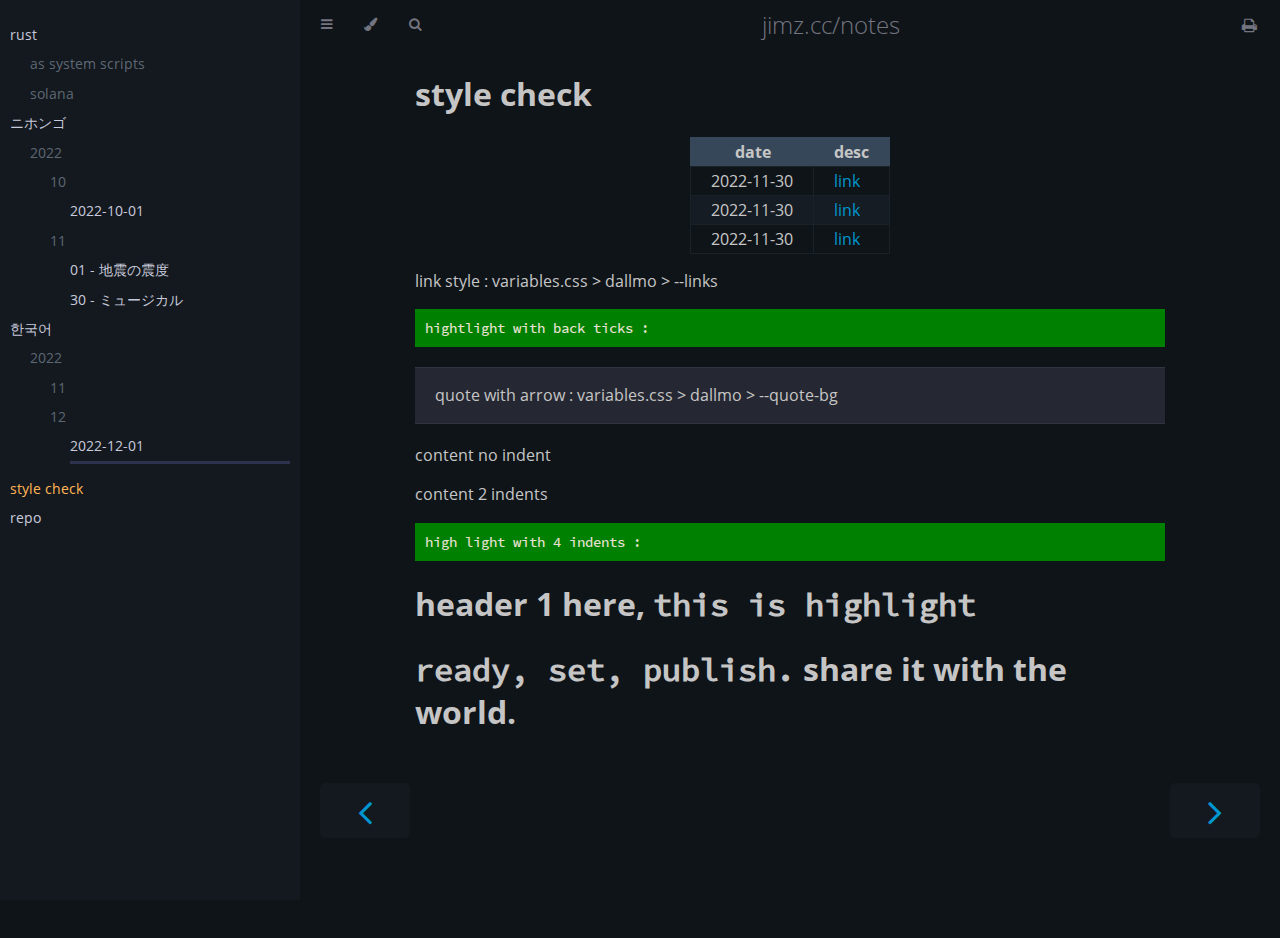
<file: docs/style-check.html>
<!DOCTYPE HTML>
<html lang="en" class="sidebar-visible no-js light">
    <head>
        <!-- Book generated using mdBook -->
        <meta charset="UTF-8">
        <title>style check - jimz.cc/notes</title>


        <!-- Custom HTML head -->
        
        <meta name="description" content="">
        <meta name="viewport" content="width=device-width, initial-scale=1">
        <meta name="theme-color" content="#ffffff" />

        <link rel="icon" href="favicon.svg">
        <link rel="shortcut icon" href="favicon.png">
        <link rel="stylesheet" href="css/dallmo.css">
        <link rel="stylesheet" href="css/variables.css">
        <link rel="stylesheet" href="css/general.css">
        <link rel="stylesheet" href="css/chrome.css">
        <link rel="stylesheet" href="css/print.css" media="print">

        <!-- Fonts -->
        <link rel="stylesheet" href="FontAwesome/css/font-awesome.css">
        <link rel="stylesheet" href="fonts/fonts.css">

        <!-- Highlight.js Stylesheets -->
        <link rel="stylesheet" href="highlight.css">
        <link rel="stylesheet" href="tomorrow-night.css">
        <link rel="stylesheet" href="ayu-highlight.css">

        <!-- Custom theme stylesheets -->
        <link rel="stylesheet" href="css/dallmo.css">
        <link rel="stylesheet" href="css/dallmo-highlight.css">

    </head>
    <body>
        <!-- Provide site root to javascript -->
        <script>
            var path_to_root = "";
            //var default_theme = window.matchMedia("(prefers-color-scheme: dark)").matches ? "navy" : "light";
            var default_theme = "dallmo";
        </script>

        <!-- Work around some values being stored in localStorage wrapped in quotes -->
        <script>
            try {
                var theme = localStorage.getItem('mdbook-theme');
                var sidebar = localStorage.getItem('mdbook-sidebar');

                if (theme.startsWith('"') && theme.endsWith('"')) {
                    localStorage.setItem('mdbook-theme', theme.slice(1, theme.length - 1));
                }

                if (sidebar.startsWith('"') && sidebar.endsWith('"')) {
                    localStorage.setItem('mdbook-sidebar', sidebar.slice(1, sidebar.length - 1));
                }
            } catch (e) { }
        </script>

        <!-- Set the theme before any content is loaded, prevents flash -->
        <script>
            var theme;
            try { theme = localStorage.getItem('mdbook-theme'); } catch(e) { }
            if (theme === null || theme === undefined) { theme = default_theme; }
            var html = document.querySelector('html');
            html.classList.remove('no-js')
            html.classList.remove('light')
            html.classList.add(theme);
            html.classList.add('js');
        </script>

        <!-- Hide / unhide sidebar before it is displayed -->
        <script>
            var html = document.querySelector('html');
            var sidebar = 'hidden';
            if (document.body.clientWidth >= 1080) {
                try { sidebar = localStorage.getItem('mdbook-sidebar'); } catch(e) { }
                sidebar = sidebar || 'visible';
            }
            html.classList.remove('sidebar-visible');
            html.classList.add("sidebar-" + sidebar);
        </script>

        <nav id="sidebar" class="sidebar" aria-label="Table of contents">
            <div class="sidebar-scrollbox">
                <ol class="chapter"><li class="chapter-item expanded "><a href="rust/index.html">rust</a></li><li><ol class="section"><li class="chapter-item expanded "><div>as system scripts</div></li><li class="chapter-item expanded "><div>solana</div></li></ol></li><li class="chapter-item expanded "><a href="nihongo/index.html">ニホンゴ</a></li><li><ol class="section"><li class="chapter-item expanded "><div>2022</div></li><li><ol class="section"><li class="chapter-item expanded "><div>10</div></li><li><ol class="section"><li class="chapter-item expanded "><a href="nihongo/2022/10/2022-10-01.html">2022-10-01</a></li></ol></li><li class="chapter-item expanded "><div>11</div></li><li><ol class="section"><li class="chapter-item expanded "><a href="nihongo/2022/11/2022-11-01.html">01 - 地震の震度</a></li><li class="chapter-item expanded "><a href="nihongo/2022/11/2022-11-30.html">30 - ミュージカル</a></li></ol></li></ol></li></ol></li><li class="chapter-item expanded "><a href="hangugeo/index.html">한국어</a></li><li><ol class="section"><li class="chapter-item expanded "><div>2022</div></li><li><ol class="section"><li class="chapter-item expanded "><div>11</div></li><li class="chapter-item expanded "><div>12</div></li><li><ol class="section"><li class="chapter-item expanded "><a href="hangugeo/2022/12/2022-12-01.html">2022-12-01</a></li><li class="spacer"></li></ol></li></ol></li></ol></li><li class="chapter-item expanded "><a href="style-check.html" class="active">style check</a></li><li class="chapter-item expanded affix "><a href="repo.html">repo</a></li></ol>
            </div>
            <div id="sidebar-resize-handle" class="sidebar-resize-handle"></div>
        </nav>

        <div id="page-wrapper" class="page-wrapper">

            <div class="page">
                                <div id="menu-bar-hover-placeholder"></div>
                <div id="menu-bar" class="menu-bar sticky bordered">
                    <div class="left-buttons">
                        <button id="sidebar-toggle" class="icon-button" type="button" title="Toggle Table of Contents" aria-label="Toggle Table of Contents" aria-controls="sidebar">
                            <i class="fa fa-bars"></i>
                        </button>
                        <button id="theme-toggle" class="icon-button" type="button" title="Change theme" aria-label="Change theme" aria-haspopup="true" aria-expanded="false" aria-controls="theme-list">
                            <i class="fa fa-paint-brush"></i>
                        </button>
                        <ul id="theme-list" class="theme-popup" aria-label="Themes" role="menu">
                            <li role="none"><button role="menuitem" class="theme" id="dallmo">dallmo</button></li>
                            <li role="none"><button role="menuitem" class="theme" id="light">Light</button></li>
                            <li role="none"><button role="menuitem" class="theme" id="rust">Rust</button></li>
                            <li role="none"><button role="menuitem" class="theme" id="coal">Coal</button></li>
                            <li role="none"><button role="menuitem" class="theme" id="navy">Navy</button></li>
                            <li role="none"><button role="menuitem" class="theme" id="ayu">Ayu</button></li>
                        </ul>
                        <button id="search-toggle" class="icon-button" type="button" title="Search. (Shortkey: s)" aria-label="Toggle Searchbar" aria-expanded="false" aria-keyshortcuts="S" aria-controls="searchbar">
                            <i class="fa fa-search"></i>
                        </button>
                    </div>

                    <h1 class="menu-title">jimz.cc/notes</h1>

                    <div class="right-buttons">
                        <a href="print.html" title="Print this book" aria-label="Print this book">
                            <i id="print-button" class="fa fa-print"></i>
                        </a>

                    </div>
                </div>

                <div id="search-wrapper" class="hidden">
                    <form id="searchbar-outer" class="searchbar-outer">
                        <input type="search" id="searchbar" name="searchbar" placeholder="Search this book ..." aria-controls="searchresults-outer" aria-describedby="searchresults-header">
                    </form>
                    <div id="searchresults-outer" class="searchresults-outer hidden">
                        <div id="searchresults-header" class="searchresults-header"></div>
                        <ul id="searchresults">
                        </ul>
                    </div>
                </div>

                <!-- Apply ARIA attributes after the sidebar and the sidebar toggle button are added to the DOM -->
                <script>
                    document.getElementById('sidebar-toggle').setAttribute('aria-expanded', sidebar === 'visible');
                    document.getElementById('sidebar').setAttribute('aria-hidden', sidebar !== 'visible');
                    Array.from(document.querySelectorAll('#sidebar a')).forEach(function(link) {
                        link.setAttribute('tabIndex', sidebar === 'visible' ? 0 : -1);
                    });
                </script>

                <div id="content" class="content">
                    <main>
                        <h1 id="style-check"><a class="header" href="#style-check">style check</a></h1>
<div class="table-wrapper"><table><thead><tr><th>date</th><th>desc</th></tr></thead><tbody>
<tr><td>2022-11-30</td><td><a href="https://google.com">link</a></td></tr>
<tr><td>2022-11-30</td><td><a href="https://google.com">link</a></td></tr>
<tr><td>2022-11-30</td><td><a href="https://google.com">link</a></td></tr>
</tbody></table>
</div>
<p>link style : variables.css &gt; dallmo &gt; --links</p>
<pre><code>hightlight with back ticks : 
</code></pre>
<blockquote>
<p>quote with arrow : variables.css &gt; dallmo &gt; --quote-bg</p>
</blockquote>
<!-- comments here -->
<p>content no indent</p>
<p>content 2 indents</p>
<pre><code>high light with 4 indents : 
</code></pre>
<h1 id="header-1-here-this-is-highlight"><a class="header" href="#header-1-here-this-is-highlight">header 1 here, <code>this is highlight</code></a></h1>
<h1 id="ready-set-publish-share-it-with-the-world"><a class="header" href="#ready-set-publish-share-it-with-the-world"><code>ready, set, publish.</code> share it with the world.</a></h1>

                    </main>

                    <nav class="nav-wrapper" aria-label="Page navigation">
                        <!-- Mobile navigation buttons -->
                            <a rel="prev" href="hangugeo/2022/12/2022-12-01.html" class="mobile-nav-chapters previous" title="Previous chapter" aria-label="Previous chapter" aria-keyshortcuts="Left">
                                <i class="fa fa-angle-left"></i>
                            </a>

                            <a rel="next" href="repo.html" class="mobile-nav-chapters next" title="Next chapter" aria-label="Next chapter" aria-keyshortcuts="Right">
                                <i class="fa fa-angle-right"></i>
                            </a>

                        <div style="clear: both"></div>
                    </nav>
                </div>
            </div>

            <nav class="nav-wide-wrapper" aria-label="Page navigation">
                    <a rel="prev" href="hangugeo/2022/12/2022-12-01.html" class="nav-chapters previous" title="Previous chapter" aria-label="Previous chapter" aria-keyshortcuts="Left">
                        <i class="fa fa-angle-left"></i>
                    </a>

                    <a rel="next" href="repo.html" class="nav-chapters next" title="Next chapter" aria-label="Next chapter" aria-keyshortcuts="Right">
                        <i class="fa fa-angle-right"></i>
                    </a>
            </nav>

        </div>

        <!-- Livereload script (if served using the cli tool) -->
        <script>
            const wsProtocol = location.protocol === 'https:' ? 'wss:' : 'ws:';
            const wsAddress = wsProtocol + "//" + location.host + "/" + "__livereload";
            const socket = new WebSocket(wsAddress);
            socket.onmessage = function (event) {
                if (event.data === "reload") {
                    socket.close();
                    location.reload();
                }
            };

            window.onbeforeunload = function() {
                socket.close();
            }
        </script>



        <script>
            window.playground_copyable = true;
        </script>


        <script src="elasticlunr.min.js"></script>
        <script src="mark.min.js"></script>
        <script src="searcher.js"></script>

        <script src="clipboard.min.js"></script>
        <script src="highlight.js"></script>
        <script src="book.js"></script>

        <!-- Custom JS scripts -->


    </body>
</html>
</file>
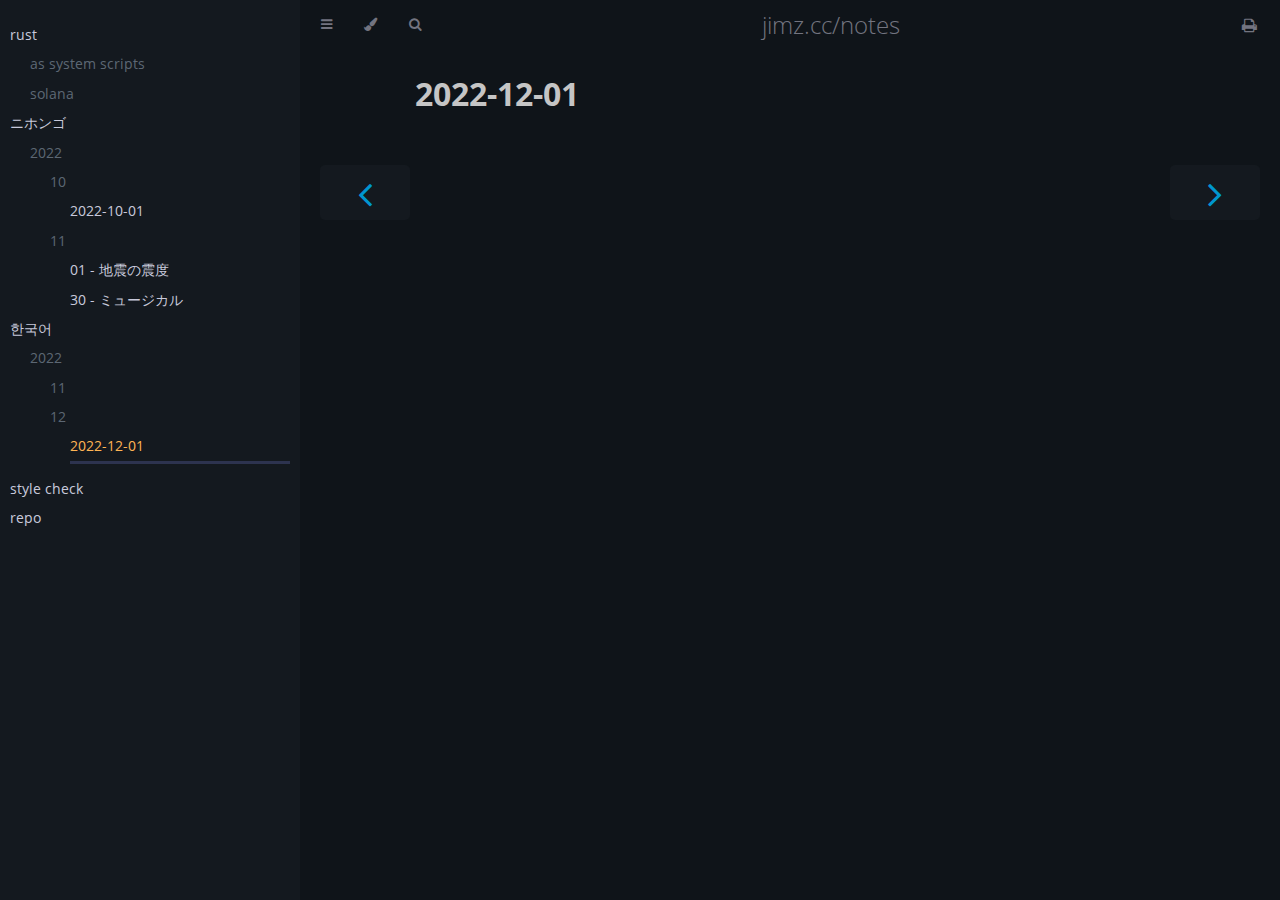
<file: docs/hangugeo/2022/12/2022-12-01.html>
<!DOCTYPE HTML>
<html lang="en" class="sidebar-visible no-js light">
    <head>
        <!-- Book generated using mdBook -->
        <meta charset="UTF-8">
        <title>2022-12-01 - jimz.cc/notes</title>


        <!-- Custom HTML head -->
        
        <meta name="description" content="">
        <meta name="viewport" content="width=device-width, initial-scale=1">
        <meta name="theme-color" content="#ffffff" />

        <link rel="icon" href="../../../favicon.svg">
        <link rel="shortcut icon" href="../../../favicon.png">
        <link rel="stylesheet" href="../../../css/dallmo.css">
        <link rel="stylesheet" href="../../../css/variables.css">
        <link rel="stylesheet" href="../../../css/general.css">
        <link rel="stylesheet" href="../../../css/chrome.css">
        <link rel="stylesheet" href="../../../css/print.css" media="print">

        <!-- Fonts -->
        <link rel="stylesheet" href="../../../FontAwesome/css/font-awesome.css">
        <link rel="stylesheet" href="../../../fonts/fonts.css">

        <!-- Highlight.js Stylesheets -->
        <link rel="stylesheet" href="../../../highlight.css">
        <link rel="stylesheet" href="../../../tomorrow-night.css">
        <link rel="stylesheet" href="../../../ayu-highlight.css">

        <!-- Custom theme stylesheets -->
        <link rel="stylesheet" href="../../../css/dallmo.css">
        <link rel="stylesheet" href="../../../css/dallmo-highlight.css">

    </head>
    <body>
        <!-- Provide site root to javascript -->
        <script>
            var path_to_root = "../../../";
            //var default_theme = window.matchMedia("(prefers-color-scheme: dark)").matches ? "navy" : "light";
            var default_theme = "dallmo";
        </script>

        <!-- Work around some values being stored in localStorage wrapped in quotes -->
        <script>
            try {
                var theme = localStorage.getItem('mdbook-theme');
                var sidebar = localStorage.getItem('mdbook-sidebar');

                if (theme.startsWith('"') && theme.endsWith('"')) {
                    localStorage.setItem('mdbook-theme', theme.slice(1, theme.length - 1));
                }

                if (sidebar.startsWith('"') && sidebar.endsWith('"')) {
                    localStorage.setItem('mdbook-sidebar', sidebar.slice(1, sidebar.length - 1));
                }
            } catch (e) { }
        </script>

        <!-- Set the theme before any content is loaded, prevents flash -->
        <script>
            var theme;
            try { theme = localStorage.getItem('mdbook-theme'); } catch(e) { }
            if (theme === null || theme === undefined) { theme = default_theme; }
            var html = document.querySelector('html');
            html.classList.remove('no-js')
            html.classList.remove('light')
            html.classList.add(theme);
            html.classList.add('js');
        </script>

        <!-- Hide / unhide sidebar before it is displayed -->
        <script>
            var html = document.querySelector('html');
            var sidebar = 'hidden';
            if (document.body.clientWidth >= 1080) {
                try { sidebar = localStorage.getItem('mdbook-sidebar'); } catch(e) { }
                sidebar = sidebar || 'visible';
            }
            html.classList.remove('sidebar-visible');
            html.classList.add("sidebar-" + sidebar);
        </script>

        <nav id="sidebar" class="sidebar" aria-label="Table of contents">
            <div class="sidebar-scrollbox">
                <ol class="chapter"><li class="chapter-item expanded "><a href="../../../rust/index.html">rust</a></li><li><ol class="section"><li class="chapter-item expanded "><div>as system scripts</div></li><li class="chapter-item expanded "><div>solana</div></li></ol></li><li class="chapter-item expanded "><a href="../../../nihongo/index.html">ニホンゴ</a></li><li><ol class="section"><li class="chapter-item expanded "><div>2022</div></li><li><ol class="section"><li class="chapter-item expanded "><div>10</div></li><li><ol class="section"><li class="chapter-item expanded "><a href="../../../nihongo/2022/10/2022-10-01.html">2022-10-01</a></li></ol></li><li class="chapter-item expanded "><div>11</div></li><li><ol class="section"><li class="chapter-item expanded "><a href="../../../nihongo/2022/11/2022-11-01.html">01 - 地震の震度</a></li><li class="chapter-item expanded "><a href="../../../nihongo/2022/11/2022-11-30.html">30 - ミュージカル</a></li></ol></li></ol></li></ol></li><li class="chapter-item expanded "><a href="../../../hangugeo/index.html">한국어</a></li><li><ol class="section"><li class="chapter-item expanded "><div>2022</div></li><li><ol class="section"><li class="chapter-item expanded "><div>11</div></li><li class="chapter-item expanded "><div>12</div></li><li><ol class="section"><li class="chapter-item expanded "><a href="../../../hangugeo/2022/12/2022-12-01.html" class="active">2022-12-01</a></li><li class="spacer"></li></ol></li></ol></li></ol></li><li class="chapter-item expanded "><a href="../../../style-check.html">style check</a></li><li class="chapter-item expanded affix "><a href="../../../repo.html">repo</a></li></ol>
            </div>
            <div id="sidebar-resize-handle" class="sidebar-resize-handle"></div>
        </nav>

        <div id="page-wrapper" class="page-wrapper">

            <div class="page">
                                <div id="menu-bar-hover-placeholder"></div>
                <div id="menu-bar" class="menu-bar sticky bordered">
                    <div class="left-buttons">
                        <button id="sidebar-toggle" class="icon-button" type="button" title="Toggle Table of Contents" aria-label="Toggle Table of Contents" aria-controls="sidebar">
                            <i class="fa fa-bars"></i>
                        </button>
                        <button id="theme-toggle" class="icon-button" type="button" title="Change theme" aria-label="Change theme" aria-haspopup="true" aria-expanded="false" aria-controls="theme-list">
                            <i class="fa fa-paint-brush"></i>
                        </button>
                        <ul id="theme-list" class="theme-popup" aria-label="Themes" role="menu">
                            <li role="none"><button role="menuitem" class="theme" id="dallmo">dallmo</button></li>
                            <li role="none"><button role="menuitem" class="theme" id="light">Light</button></li>
                            <li role="none"><button role="menuitem" class="theme" id="rust">Rust</button></li>
                            <li role="none"><button role="menuitem" class="theme" id="coal">Coal</button></li>
                            <li role="none"><button role="menuitem" class="theme" id="navy">Navy</button></li>
                            <li role="none"><button role="menuitem" class="theme" id="ayu">Ayu</button></li>
                        </ul>
                        <button id="search-toggle" class="icon-button" type="button" title="Search. (Shortkey: s)" aria-label="Toggle Searchbar" aria-expanded="false" aria-keyshortcuts="S" aria-controls="searchbar">
                            <i class="fa fa-search"></i>
                        </button>
                    </div>

                    <h1 class="menu-title">jimz.cc/notes</h1>

                    <div class="right-buttons">
                        <a href="../../../print.html" title="Print this book" aria-label="Print this book">
                            <i id="print-button" class="fa fa-print"></i>
                        </a>

                    </div>
                </div>

                <div id="search-wrapper" class="hidden">
                    <form id="searchbar-outer" class="searchbar-outer">
                        <input type="search" id="searchbar" name="searchbar" placeholder="Search this book ..." aria-controls="searchresults-outer" aria-describedby="searchresults-header">
                    </form>
                    <div id="searchresults-outer" class="searchresults-outer hidden">
                        <div id="searchresults-header" class="searchresults-header"></div>
                        <ul id="searchresults">
                        </ul>
                    </div>
                </div>

                <!-- Apply ARIA attributes after the sidebar and the sidebar toggle button are added to the DOM -->
                <script>
                    document.getElementById('sidebar-toggle').setAttribute('aria-expanded', sidebar === 'visible');
                    document.getElementById('sidebar').setAttribute('aria-hidden', sidebar !== 'visible');
                    Array.from(document.querySelectorAll('#sidebar a')).forEach(function(link) {
                        link.setAttribute('tabIndex', sidebar === 'visible' ? 0 : -1);
                    });
                </script>

                <div id="content" class="content">
                    <main>
                        <h1 id="2022-12-01"><a class="header" href="#2022-12-01">2022-12-01</a></h1>

                    </main>

                    <nav class="nav-wrapper" aria-label="Page navigation">
                        <!-- Mobile navigation buttons -->
                            <a rel="prev" href="../../../hangugeo/index.html" class="mobile-nav-chapters previous" title="Previous chapter" aria-label="Previous chapter" aria-keyshortcuts="Left">
                                <i class="fa fa-angle-left"></i>
                            </a>

                            <a rel="next" href="../../../style-check.html" class="mobile-nav-chapters next" title="Next chapter" aria-label="Next chapter" aria-keyshortcuts="Right">
                                <i class="fa fa-angle-right"></i>
                            </a>

                        <div style="clear: both"></div>
                    </nav>
                </div>
            </div>

            <nav class="nav-wide-wrapper" aria-label="Page navigation">
                    <a rel="prev" href="../../../hangugeo/index.html" class="nav-chapters previous" title="Previous chapter" aria-label="Previous chapter" aria-keyshortcuts="Left">
                        <i class="fa fa-angle-left"></i>
                    </a>

                    <a rel="next" href="../../../style-check.html" class="nav-chapters next" title="Next chapter" aria-label="Next chapter" aria-keyshortcuts="Right">
                        <i class="fa fa-angle-right"></i>
                    </a>
            </nav>

        </div>

        <!-- Livereload script (if served using the cli tool) -->
        <script>
            const wsProtocol = location.protocol === 'https:' ? 'wss:' : 'ws:';
            const wsAddress = wsProtocol + "//" + location.host + "/" + "__livereload";
            const socket = new WebSocket(wsAddress);
            socket.onmessage = function (event) {
                if (event.data === "reload") {
                    socket.close();
                    location.reload();
                }
            };

            window.onbeforeunload = function() {
                socket.close();
            }
        </script>



        <script>
            window.playground_copyable = true;
        </script>


        <script src="../../../elasticlunr.min.js"></script>
        <script src="../../../mark.min.js"></script>
        <script src="../../../searcher.js"></script>

        <script src="../../../clipboard.min.js"></script>
        <script src="../../../highlight.js"></script>
        <script src="../../../book.js"></script>

        <!-- Custom JS scripts -->


    </body>
</html>
</file>
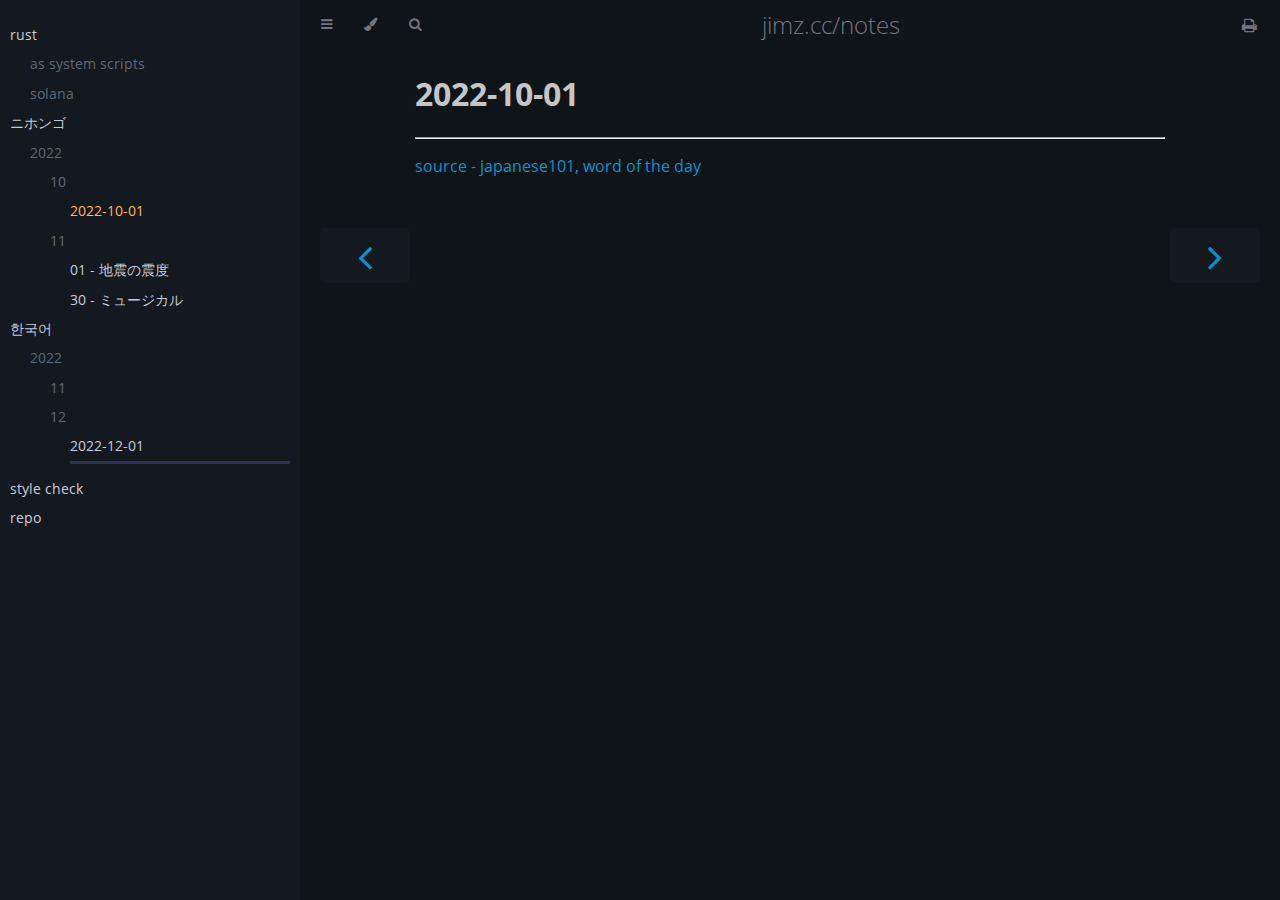
<file: docs/nihongo/2022/10/2022-10-01.html>
<!DOCTYPE HTML>
<html lang="en" class="sidebar-visible no-js light">
    <head>
        <!-- Book generated using mdBook -->
        <meta charset="UTF-8">
        <title>2022-10-01 - jimz.cc/notes</title>


        <!-- Custom HTML head -->
        
        <meta name="description" content="">
        <meta name="viewport" content="width=device-width, initial-scale=1">
        <meta name="theme-color" content="#ffffff" />

        <link rel="icon" href="../../../favicon.svg">
        <link rel="shortcut icon" href="../../../favicon.png">
        <link rel="stylesheet" href="../../../css/dallmo.css">
        <link rel="stylesheet" href="../../../css/variables.css">
        <link rel="stylesheet" href="../../../css/general.css">
        <link rel="stylesheet" href="../../../css/chrome.css">
        <link rel="stylesheet" href="../../../css/print.css" media="print">

        <!-- Fonts -->
        <link rel="stylesheet" href="../../../FontAwesome/css/font-awesome.css">
        <link rel="stylesheet" href="../../../fonts/fonts.css">

        <!-- Highlight.js Stylesheets -->
        <link rel="stylesheet" href="../../../highlight.css">
        <link rel="stylesheet" href="../../../tomorrow-night.css">
        <link rel="stylesheet" href="../../../ayu-highlight.css">

        <!-- Custom theme stylesheets -->
        <link rel="stylesheet" href="../../../css/dallmo.css">
        <link rel="stylesheet" href="../../../css/dallmo-highlight.css">

    </head>
    <body>
        <!-- Provide site root to javascript -->
        <script>
            var path_to_root = "../../../";
            //var default_theme = window.matchMedia("(prefers-color-scheme: dark)").matches ? "navy" : "light";
            var default_theme = "dallmo";
        </script>

        <!-- Work around some values being stored in localStorage wrapped in quotes -->
        <script>
            try {
                var theme = localStorage.getItem('mdbook-theme');
                var sidebar = localStorage.getItem('mdbook-sidebar');

                if (theme.startsWith('"') && theme.endsWith('"')) {
                    localStorage.setItem('mdbook-theme', theme.slice(1, theme.length - 1));
                }

                if (sidebar.startsWith('"') && sidebar.endsWith('"')) {
                    localStorage.setItem('mdbook-sidebar', sidebar.slice(1, sidebar.length - 1));
                }
            } catch (e) { }
        </script>

        <!-- Set the theme before any content is loaded, prevents flash -->
        <script>
            var theme;
            try { theme = localStorage.getItem('mdbook-theme'); } catch(e) { }
            if (theme === null || theme === undefined) { theme = default_theme; }
            var html = document.querySelector('html');
            html.classList.remove('no-js')
            html.classList.remove('light')
            html.classList.add(theme);
            html.classList.add('js');
        </script>

        <!-- Hide / unhide sidebar before it is displayed -->
        <script>
            var html = document.querySelector('html');
            var sidebar = 'hidden';
            if (document.body.clientWidth >= 1080) {
                try { sidebar = localStorage.getItem('mdbook-sidebar'); } catch(e) { }
                sidebar = sidebar || 'visible';
            }
            html.classList.remove('sidebar-visible');
            html.classList.add("sidebar-" + sidebar);
        </script>

        <nav id="sidebar" class="sidebar" aria-label="Table of contents">
            <div class="sidebar-scrollbox">
                <ol class="chapter"><li class="chapter-item expanded "><a href="../../../rust/index.html">rust</a></li><li><ol class="section"><li class="chapter-item expanded "><div>as system scripts</div></li><li class="chapter-item expanded "><div>solana</div></li></ol></li><li class="chapter-item expanded "><a href="../../../nihongo/index.html">ニホンゴ</a></li><li><ol class="section"><li class="chapter-item expanded "><div>2022</div></li><li><ol class="section"><li class="chapter-item expanded "><div>10</div></li><li><ol class="section"><li class="chapter-item expanded "><a href="../../../nihongo/2022/10/2022-10-01.html" class="active">2022-10-01</a></li></ol></li><li class="chapter-item expanded "><div>11</div></li><li><ol class="section"><li class="chapter-item expanded "><a href="../../../nihongo/2022/11/2022-11-01.html">01 - 地震の震度</a></li><li class="chapter-item expanded "><a href="../../../nihongo/2022/11/2022-11-30.html">30 - ミュージカル</a></li></ol></li></ol></li></ol></li><li class="chapter-item expanded "><a href="../../../hangugeo/index.html">한국어</a></li><li><ol class="section"><li class="chapter-item expanded "><div>2022</div></li><li><ol class="section"><li class="chapter-item expanded "><div>11</div></li><li class="chapter-item expanded "><div>12</div></li><li><ol class="section"><li class="chapter-item expanded "><a href="../../../hangugeo/2022/12/2022-12-01.html">2022-12-01</a></li><li class="spacer"></li></ol></li></ol></li></ol></li><li class="chapter-item expanded "><a href="../../../style-check.html">style check</a></li><li class="chapter-item expanded affix "><a href="../../../repo.html">repo</a></li></ol>
            </div>
            <div id="sidebar-resize-handle" class="sidebar-resize-handle"></div>
        </nav>

        <div id="page-wrapper" class="page-wrapper">

            <div class="page">
                                <div id="menu-bar-hover-placeholder"></div>
                <div id="menu-bar" class="menu-bar sticky bordered">
                    <div class="left-buttons">
                        <button id="sidebar-toggle" class="icon-button" type="button" title="Toggle Table of Contents" aria-label="Toggle Table of Contents" aria-controls="sidebar">
                            <i class="fa fa-bars"></i>
                        </button>
                        <button id="theme-toggle" class="icon-button" type="button" title="Change theme" aria-label="Change theme" aria-haspopup="true" aria-expanded="false" aria-controls="theme-list">
                            <i class="fa fa-paint-brush"></i>
                        </button>
                        <ul id="theme-list" class="theme-popup" aria-label="Themes" role="menu">
                            <li role="none"><button role="menuitem" class="theme" id="dallmo">dallmo</button></li>
                            <li role="none"><button role="menuitem" class="theme" id="light">Light</button></li>
                            <li role="none"><button role="menuitem" class="theme" id="rust">Rust</button></li>
                            <li role="none"><button role="menuitem" class="theme" id="coal">Coal</button></li>
                            <li role="none"><button role="menuitem" class="theme" id="navy">Navy</button></li>
                            <li role="none"><button role="menuitem" class="theme" id="ayu">Ayu</button></li>
                        </ul>
                        <button id="search-toggle" class="icon-button" type="button" title="Search. (Shortkey: s)" aria-label="Toggle Searchbar" aria-expanded="false" aria-keyshortcuts="S" aria-controls="searchbar">
                            <i class="fa fa-search"></i>
                        </button>
                    </div>

                    <h1 class="menu-title">jimz.cc/notes</h1>

                    <div class="right-buttons">
                        <a href="../../../print.html" title="Print this book" aria-label="Print this book">
                            <i id="print-button" class="fa fa-print"></i>
                        </a>

                    </div>
                </div>

                <div id="search-wrapper" class="hidden">
                    <form id="searchbar-outer" class="searchbar-outer">
                        <input type="search" id="searchbar" name="searchbar" placeholder="Search this book ..." aria-controls="searchresults-outer" aria-describedby="searchresults-header">
                    </form>
                    <div id="searchresults-outer" class="searchresults-outer hidden">
                        <div id="searchresults-header" class="searchresults-header"></div>
                        <ul id="searchresults">
                        </ul>
                    </div>
                </div>

                <!-- Apply ARIA attributes after the sidebar and the sidebar toggle button are added to the DOM -->
                <script>
                    document.getElementById('sidebar-toggle').setAttribute('aria-expanded', sidebar === 'visible');
                    document.getElementById('sidebar').setAttribute('aria-hidden', sidebar !== 'visible');
                    Array.from(document.querySelectorAll('#sidebar a')).forEach(function(link) {
                        link.setAttribute('tabIndex', sidebar === 'visible' ? 0 : -1);
                    });
                </script>

                <div id="content" class="content">
                    <main>
                        <h1 id="2022-10-01"><a class="header" href="#2022-10-01">2022-10-01</a></h1>
<hr />
<p><a href="https://www.japanesepod101.com/japanese-phrases/10012022">source - japanese101, word of the day</a></p>
<!-- -->

                    </main>

                    <nav class="nav-wrapper" aria-label="Page navigation">
                        <!-- Mobile navigation buttons -->
                            <a rel="prev" href="../../../nihongo/index.html" class="mobile-nav-chapters previous" title="Previous chapter" aria-label="Previous chapter" aria-keyshortcuts="Left">
                                <i class="fa fa-angle-left"></i>
                            </a>

                            <a rel="next" href="../../../nihongo/2022/11/2022-11-01.html" class="mobile-nav-chapters next" title="Next chapter" aria-label="Next chapter" aria-keyshortcuts="Right">
                                <i class="fa fa-angle-right"></i>
                            </a>

                        <div style="clear: both"></div>
                    </nav>
                </div>
            </div>

            <nav class="nav-wide-wrapper" aria-label="Page navigation">
                    <a rel="prev" href="../../../nihongo/index.html" class="nav-chapters previous" title="Previous chapter" aria-label="Previous chapter" aria-keyshortcuts="Left">
                        <i class="fa fa-angle-left"></i>
                    </a>

                    <a rel="next" href="../../../nihongo/2022/11/2022-11-01.html" class="nav-chapters next" title="Next chapter" aria-label="Next chapter" aria-keyshortcuts="Right">
                        <i class="fa fa-angle-right"></i>
                    </a>
            </nav>

        </div>

        <!-- Livereload script (if served using the cli tool) -->
        <script>
            const wsProtocol = location.protocol === 'https:' ? 'wss:' : 'ws:';
            const wsAddress = wsProtocol + "//" + location.host + "/" + "__livereload";
            const socket = new WebSocket(wsAddress);
            socket.onmessage = function (event) {
                if (event.data === "reload") {
                    socket.close();
                    location.reload();
                }
            };

            window.onbeforeunload = function() {
                socket.close();
            }
        </script>



        <script>
            window.playground_copyable = true;
        </script>


        <script src="../../../elasticlunr.min.js"></script>
        <script src="../../../mark.min.js"></script>
        <script src="../../../searcher.js"></script>

        <script src="../../../clipboard.min.js"></script>
        <script src="../../../highlight.js"></script>
        <script src="../../../book.js"></script>

        <!-- Custom JS scripts -->


    </body>
</html>
</file>
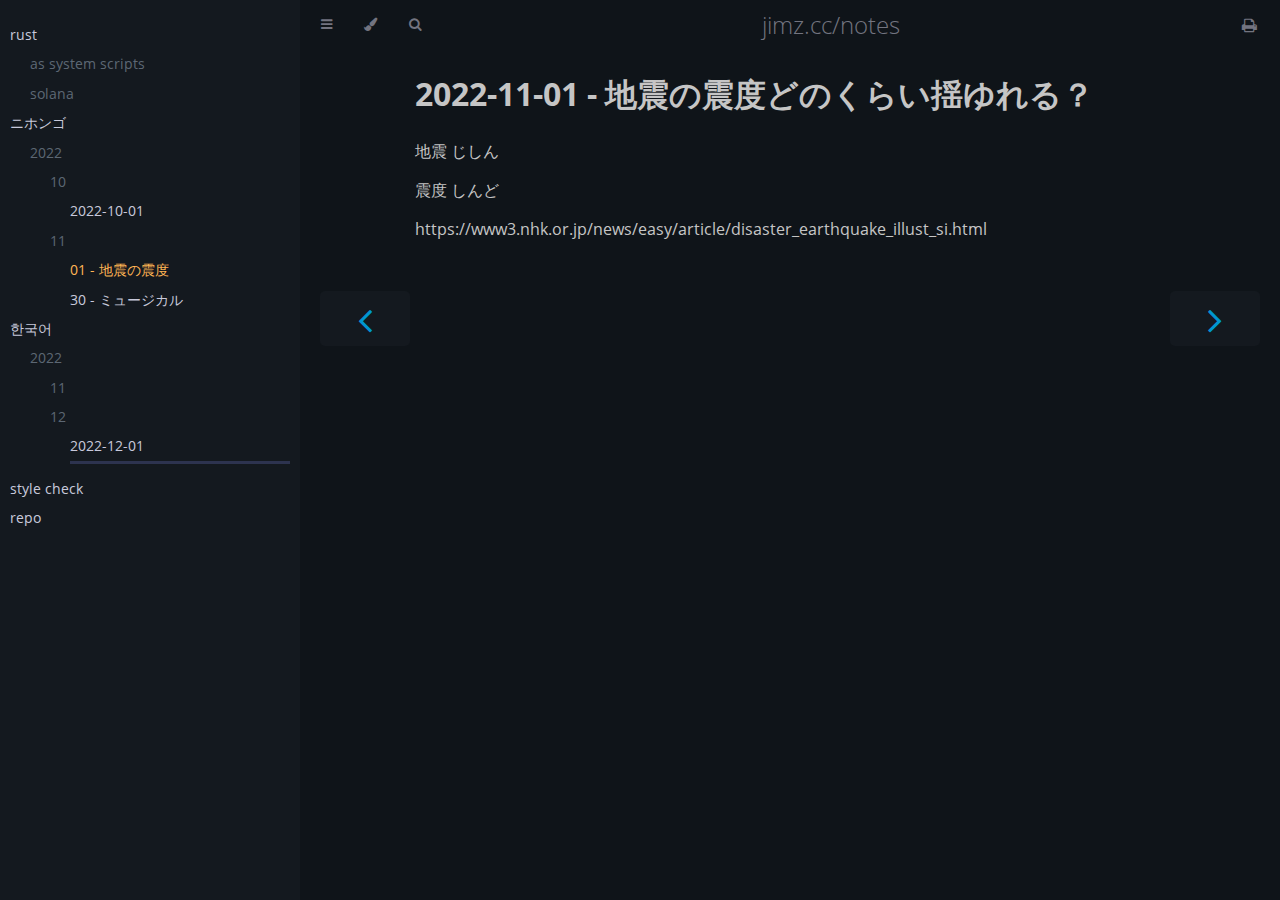
<file: docs/nihongo/2022/11/2022-11-01.html>
<!DOCTYPE HTML>
<html lang="en" class="sidebar-visible no-js light">
    <head>
        <!-- Book generated using mdBook -->
        <meta charset="UTF-8">
        <title>01 - 地震の震度 - jimz.cc/notes</title>


        <!-- Custom HTML head -->
        
        <meta name="description" content="">
        <meta name="viewport" content="width=device-width, initial-scale=1">
        <meta name="theme-color" content="#ffffff" />

        <link rel="icon" href="../../../favicon.svg">
        <link rel="shortcut icon" href="../../../favicon.png">
        <link rel="stylesheet" href="../../../css/dallmo.css">
        <link rel="stylesheet" href="../../../css/variables.css">
        <link rel="stylesheet" href="../../../css/general.css">
        <link rel="stylesheet" href="../../../css/chrome.css">
        <link rel="stylesheet" href="../../../css/print.css" media="print">

        <!-- Fonts -->
        <link rel="stylesheet" href="../../../FontAwesome/css/font-awesome.css">
        <link rel="stylesheet" href="../../../fonts/fonts.css">

        <!-- Highlight.js Stylesheets -->
        <link rel="stylesheet" href="../../../highlight.css">
        <link rel="stylesheet" href="../../../tomorrow-night.css">
        <link rel="stylesheet" href="../../../ayu-highlight.css">

        <!-- Custom theme stylesheets -->
        <link rel="stylesheet" href="../../../css/dallmo.css">
        <link rel="stylesheet" href="../../../css/dallmo-highlight.css">

    </head>
    <body>
        <!-- Provide site root to javascript -->
        <script>
            var path_to_root = "../../../";
            //var default_theme = window.matchMedia("(prefers-color-scheme: dark)").matches ? "navy" : "light";
            var default_theme = "dallmo";
        </script>

        <!-- Work around some values being stored in localStorage wrapped in quotes -->
        <script>
            try {
                var theme = localStorage.getItem('mdbook-theme');
                var sidebar = localStorage.getItem('mdbook-sidebar');

                if (theme.startsWith('"') && theme.endsWith('"')) {
                    localStorage.setItem('mdbook-theme', theme.slice(1, theme.length - 1));
                }

                if (sidebar.startsWith('"') && sidebar.endsWith('"')) {
                    localStorage.setItem('mdbook-sidebar', sidebar.slice(1, sidebar.length - 1));
                }
            } catch (e) { }
        </script>

        <!-- Set the theme before any content is loaded, prevents flash -->
        <script>
            var theme;
            try { theme = localStorage.getItem('mdbook-theme'); } catch(e) { }
            if (theme === null || theme === undefined) { theme = default_theme; }
            var html = document.querySelector('html');
            html.classList.remove('no-js')
            html.classList.remove('light')
            html.classList.add(theme);
            html.classList.add('js');
        </script>

        <!-- Hide / unhide sidebar before it is displayed -->
        <script>
            var html = document.querySelector('html');
            var sidebar = 'hidden';
            if (document.body.clientWidth >= 1080) {
                try { sidebar = localStorage.getItem('mdbook-sidebar'); } catch(e) { }
                sidebar = sidebar || 'visible';
            }
            html.classList.remove('sidebar-visible');
            html.classList.add("sidebar-" + sidebar);
        </script>

        <nav id="sidebar" class="sidebar" aria-label="Table of contents">
            <div class="sidebar-scrollbox">
                <ol class="chapter"><li class="chapter-item expanded "><a href="../../../rust/index.html">rust</a></li><li><ol class="section"><li class="chapter-item expanded "><div>as system scripts</div></li><li class="chapter-item expanded "><div>solana</div></li></ol></li><li class="chapter-item expanded "><a href="../../../nihongo/index.html">ニホンゴ</a></li><li><ol class="section"><li class="chapter-item expanded "><div>2022</div></li><li><ol class="section"><li class="chapter-item expanded "><div>10</div></li><li><ol class="section"><li class="chapter-item expanded "><a href="../../../nihongo/2022/10/2022-10-01.html">2022-10-01</a></li></ol></li><li class="chapter-item expanded "><div>11</div></li><li><ol class="section"><li class="chapter-item expanded "><a href="../../../nihongo/2022/11/2022-11-01.html" class="active">01 - 地震の震度</a></li><li class="chapter-item expanded "><a href="../../../nihongo/2022/11/2022-11-30.html">30 - ミュージカル</a></li></ol></li></ol></li></ol></li><li class="chapter-item expanded "><a href="../../../hangugeo/index.html">한국어</a></li><li><ol class="section"><li class="chapter-item expanded "><div>2022</div></li><li><ol class="section"><li class="chapter-item expanded "><div>11</div></li><li class="chapter-item expanded "><div>12</div></li><li><ol class="section"><li class="chapter-item expanded "><a href="../../../hangugeo/2022/12/2022-12-01.html">2022-12-01</a></li><li class="spacer"></li></ol></li></ol></li></ol></li><li class="chapter-item expanded "><a href="../../../style-check.html">style check</a></li><li class="chapter-item expanded affix "><a href="../../../repo.html">repo</a></li></ol>
            </div>
            <div id="sidebar-resize-handle" class="sidebar-resize-handle"></div>
        </nav>

        <div id="page-wrapper" class="page-wrapper">

            <div class="page">
                                <div id="menu-bar-hover-placeholder"></div>
                <div id="menu-bar" class="menu-bar sticky bordered">
                    <div class="left-buttons">
                        <button id="sidebar-toggle" class="icon-button" type="button" title="Toggle Table of Contents" aria-label="Toggle Table of Contents" aria-controls="sidebar">
                            <i class="fa fa-bars"></i>
                        </button>
                        <button id="theme-toggle" class="icon-button" type="button" title="Change theme" aria-label="Change theme" aria-haspopup="true" aria-expanded="false" aria-controls="theme-list">
                            <i class="fa fa-paint-brush"></i>
                        </button>
                        <ul id="theme-list" class="theme-popup" aria-label="Themes" role="menu">
                            <li role="none"><button role="menuitem" class="theme" id="dallmo">dallmo</button></li>
                            <li role="none"><button role="menuitem" class="theme" id="light">Light</button></li>
                            <li role="none"><button role="menuitem" class="theme" id="rust">Rust</button></li>
                            <li role="none"><button role="menuitem" class="theme" id="coal">Coal</button></li>
                            <li role="none"><button role="menuitem" class="theme" id="navy">Navy</button></li>
                            <li role="none"><button role="menuitem" class="theme" id="ayu">Ayu</button></li>
                        </ul>
                        <button id="search-toggle" class="icon-button" type="button" title="Search. (Shortkey: s)" aria-label="Toggle Searchbar" aria-expanded="false" aria-keyshortcuts="S" aria-controls="searchbar">
                            <i class="fa fa-search"></i>
                        </button>
                    </div>

                    <h1 class="menu-title">jimz.cc/notes</h1>

                    <div class="right-buttons">
                        <a href="../../../print.html" title="Print this book" aria-label="Print this book">
                            <i id="print-button" class="fa fa-print"></i>
                        </a>

                    </div>
                </div>

                <div id="search-wrapper" class="hidden">
                    <form id="searchbar-outer" class="searchbar-outer">
                        <input type="search" id="searchbar" name="searchbar" placeholder="Search this book ..." aria-controls="searchresults-outer" aria-describedby="searchresults-header">
                    </form>
                    <div id="searchresults-outer" class="searchresults-outer hidden">
                        <div id="searchresults-header" class="searchresults-header"></div>
                        <ul id="searchresults">
                        </ul>
                    </div>
                </div>

                <!-- Apply ARIA attributes after the sidebar and the sidebar toggle button are added to the DOM -->
                <script>
                    document.getElementById('sidebar-toggle').setAttribute('aria-expanded', sidebar === 'visible');
                    document.getElementById('sidebar').setAttribute('aria-hidden', sidebar !== 'visible');
                    Array.from(document.querySelectorAll('#sidebar a')).forEach(function(link) {
                        link.setAttribute('tabIndex', sidebar === 'visible' ? 0 : -1);
                    });
                </script>

                <div id="content" class="content">
                    <main>
                        <h1 id="2022-11-01---地震の震度どのくらい揺ゆれる"><a class="header" href="#2022-11-01---地震の震度どのくらい揺ゆれる">2022-11-01 - 地震の震度どのくらい揺ゆれる？</a></h1>
<p>地震 じしん</p>
<p>震度 しんど</p>
<p>https://www3.nhk.or.jp/news/easy/article/disaster_earthquake_illust_si.html</p>

                    </main>

                    <nav class="nav-wrapper" aria-label="Page navigation">
                        <!-- Mobile navigation buttons -->
                            <a rel="prev" href="../../../nihongo/2022/10/2022-10-01.html" class="mobile-nav-chapters previous" title="Previous chapter" aria-label="Previous chapter" aria-keyshortcuts="Left">
                                <i class="fa fa-angle-left"></i>
                            </a>

                            <a rel="next" href="../../../nihongo/2022/11/2022-11-30.html" class="mobile-nav-chapters next" title="Next chapter" aria-label="Next chapter" aria-keyshortcuts="Right">
                                <i class="fa fa-angle-right"></i>
                            </a>

                        <div style="clear: both"></div>
                    </nav>
                </div>
            </div>

            <nav class="nav-wide-wrapper" aria-label="Page navigation">
                    <a rel="prev" href="../../../nihongo/2022/10/2022-10-01.html" class="nav-chapters previous" title="Previous chapter" aria-label="Previous chapter" aria-keyshortcuts="Left">
                        <i class="fa fa-angle-left"></i>
                    </a>

                    <a rel="next" href="../../../nihongo/2022/11/2022-11-30.html" class="nav-chapters next" title="Next chapter" aria-label="Next chapter" aria-keyshortcuts="Right">
                        <i class="fa fa-angle-right"></i>
                    </a>
            </nav>

        </div>

        <!-- Livereload script (if served using the cli tool) -->
        <script>
            const wsProtocol = location.protocol === 'https:' ? 'wss:' : 'ws:';
            const wsAddress = wsProtocol + "//" + location.host + "/" + "__livereload";
            const socket = new WebSocket(wsAddress);
            socket.onmessage = function (event) {
                if (event.data === "reload") {
                    socket.close();
                    location.reload();
                }
            };

            window.onbeforeunload = function() {
                socket.close();
            }
        </script>



        <script>
            window.playground_copyable = true;
        </script>


        <script src="../../../elasticlunr.min.js"></script>
        <script src="../../../mark.min.js"></script>
        <script src="../../../searcher.js"></script>

        <script src="../../../clipboard.min.js"></script>
        <script src="../../../highlight.js"></script>
        <script src="../../../book.js"></script>

        <!-- Custom JS scripts -->


    </body>
</html>
</file>
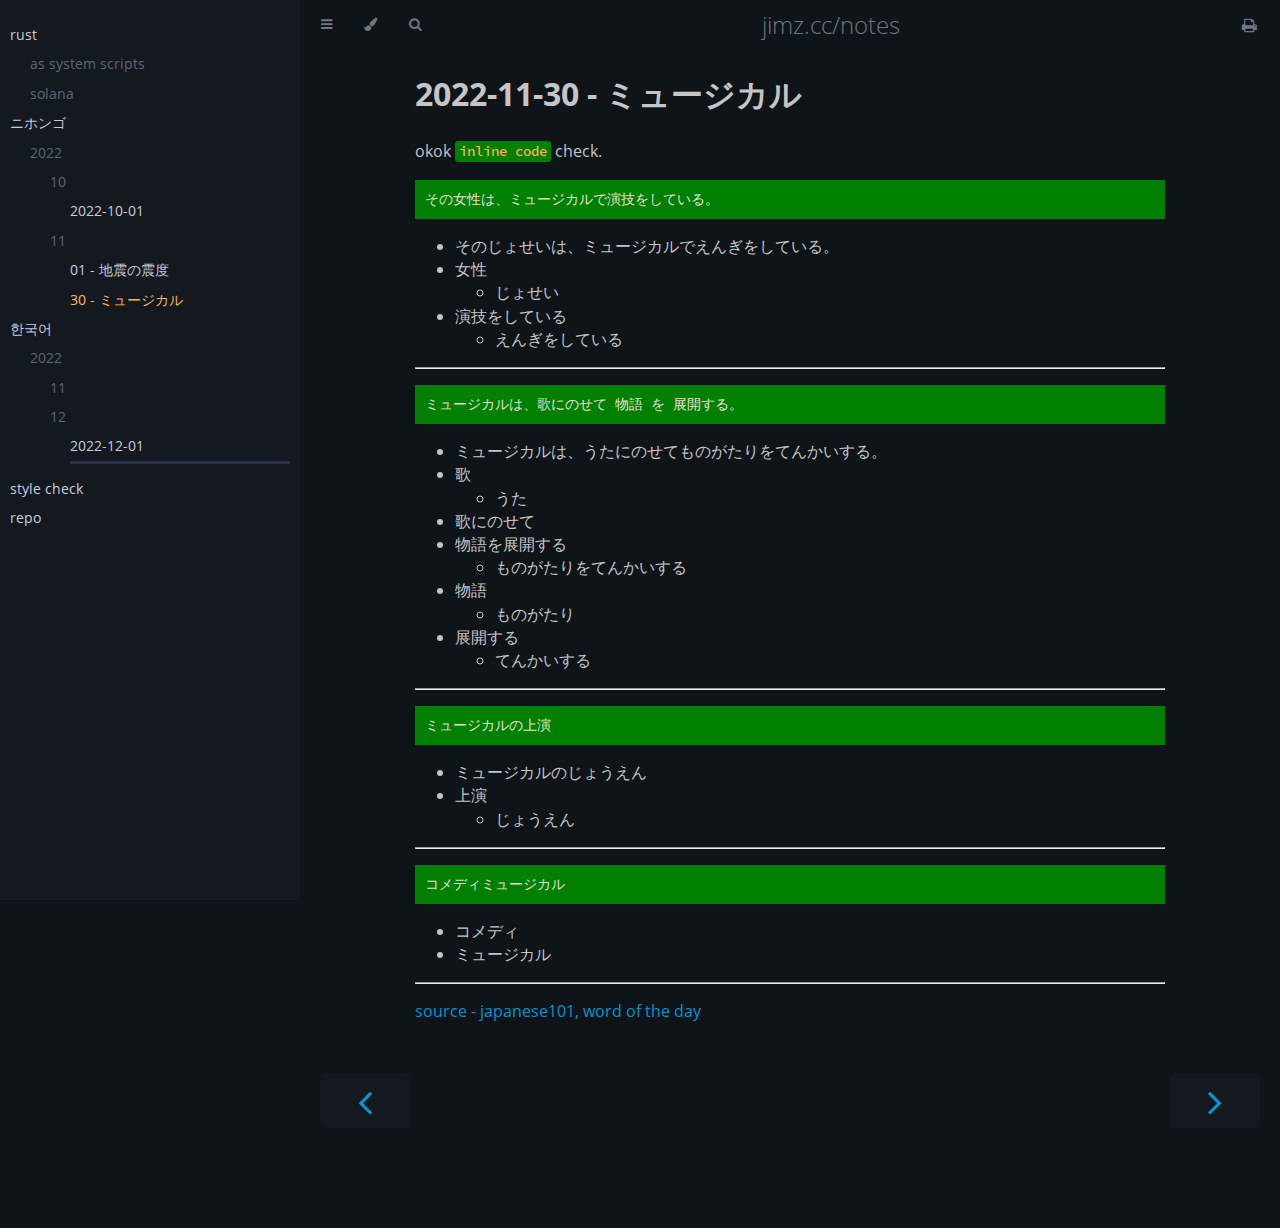
<file: docs/nihongo/2022/11/2022-11-30.html>
<!DOCTYPE HTML>
<html lang="en" class="sidebar-visible no-js light">
    <head>
        <!-- Book generated using mdBook -->
        <meta charset="UTF-8">
        <title>30 - ミュージカル - jimz.cc/notes</title>


        <!-- Custom HTML head -->
        
        <meta name="description" content="">
        <meta name="viewport" content="width=device-width, initial-scale=1">
        <meta name="theme-color" content="#ffffff" />

        <link rel="icon" href="../../../favicon.svg">
        <link rel="shortcut icon" href="../../../favicon.png">
        <link rel="stylesheet" href="../../../css/dallmo.css">
        <link rel="stylesheet" href="../../../css/variables.css">
        <link rel="stylesheet" href="../../../css/general.css">
        <link rel="stylesheet" href="../../../css/chrome.css">
        <link rel="stylesheet" href="../../../css/print.css" media="print">

        <!-- Fonts -->
        <link rel="stylesheet" href="../../../FontAwesome/css/font-awesome.css">
        <link rel="stylesheet" href="../../../fonts/fonts.css">

        <!-- Highlight.js Stylesheets -->
        <link rel="stylesheet" href="../../../highlight.css">
        <link rel="stylesheet" href="../../../tomorrow-night.css">
        <link rel="stylesheet" href="../../../ayu-highlight.css">

        <!-- Custom theme stylesheets -->
        <link rel="stylesheet" href="../../../css/dallmo.css">
        <link rel="stylesheet" href="../../../css/dallmo-highlight.css">

    </head>
    <body>
        <!-- Provide site root to javascript -->
        <script>
            var path_to_root = "../../../";
            //var default_theme = window.matchMedia("(prefers-color-scheme: dark)").matches ? "navy" : "light";
            var default_theme = "dallmo";
        </script>

        <!-- Work around some values being stored in localStorage wrapped in quotes -->
        <script>
            try {
                var theme = localStorage.getItem('mdbook-theme');
                var sidebar = localStorage.getItem('mdbook-sidebar');

                if (theme.startsWith('"') && theme.endsWith('"')) {
                    localStorage.setItem('mdbook-theme', theme.slice(1, theme.length - 1));
                }

                if (sidebar.startsWith('"') && sidebar.endsWith('"')) {
                    localStorage.setItem('mdbook-sidebar', sidebar.slice(1, sidebar.length - 1));
                }
            } catch (e) { }
        </script>

        <!-- Set the theme before any content is loaded, prevents flash -->
        <script>
            var theme;
            try { theme = localStorage.getItem('mdbook-theme'); } catch(e) { }
            if (theme === null || theme === undefined) { theme = default_theme; }
            var html = document.querySelector('html');
            html.classList.remove('no-js')
            html.classList.remove('light')
            html.classList.add(theme);
            html.classList.add('js');
        </script>

        <!-- Hide / unhide sidebar before it is displayed -->
        <script>
            var html = document.querySelector('html');
            var sidebar = 'hidden';
            if (document.body.clientWidth >= 1080) {
                try { sidebar = localStorage.getItem('mdbook-sidebar'); } catch(e) { }
                sidebar = sidebar || 'visible';
            }
            html.classList.remove('sidebar-visible');
            html.classList.add("sidebar-" + sidebar);
        </script>

        <nav id="sidebar" class="sidebar" aria-label="Table of contents">
            <div class="sidebar-scrollbox">
                <ol class="chapter"><li class="chapter-item expanded "><a href="../../../rust/index.html">rust</a></li><li><ol class="section"><li class="chapter-item expanded "><div>as system scripts</div></li><li class="chapter-item expanded "><div>solana</div></li></ol></li><li class="chapter-item expanded "><a href="../../../nihongo/index.html">ニホンゴ</a></li><li><ol class="section"><li class="chapter-item expanded "><div>2022</div></li><li><ol class="section"><li class="chapter-item expanded "><div>10</div></li><li><ol class="section"><li class="chapter-item expanded "><a href="../../../nihongo/2022/10/2022-10-01.html">2022-10-01</a></li></ol></li><li class="chapter-item expanded "><div>11</div></li><li><ol class="section"><li class="chapter-item expanded "><a href="../../../nihongo/2022/11/2022-11-01.html">01 - 地震の震度</a></li><li class="chapter-item expanded "><a href="../../../nihongo/2022/11/2022-11-30.html" class="active">30 - ミュージカル</a></li></ol></li></ol></li></ol></li><li class="chapter-item expanded "><a href="../../../hangugeo/index.html">한국어</a></li><li><ol class="section"><li class="chapter-item expanded "><div>2022</div></li><li><ol class="section"><li class="chapter-item expanded "><div>11</div></li><li class="chapter-item expanded "><div>12</div></li><li><ol class="section"><li class="chapter-item expanded "><a href="../../../hangugeo/2022/12/2022-12-01.html">2022-12-01</a></li><li class="spacer"></li></ol></li></ol></li></ol></li><li class="chapter-item expanded "><a href="../../../style-check.html">style check</a></li><li class="chapter-item expanded affix "><a href="../../../repo.html">repo</a></li></ol>
            </div>
            <div id="sidebar-resize-handle" class="sidebar-resize-handle"></div>
        </nav>

        <div id="page-wrapper" class="page-wrapper">

            <div class="page">
                                <div id="menu-bar-hover-placeholder"></div>
                <div id="menu-bar" class="menu-bar sticky bordered">
                    <div class="left-buttons">
                        <button id="sidebar-toggle" class="icon-button" type="button" title="Toggle Table of Contents" aria-label="Toggle Table of Contents" aria-controls="sidebar">
                            <i class="fa fa-bars"></i>
                        </button>
                        <button id="theme-toggle" class="icon-button" type="button" title="Change theme" aria-label="Change theme" aria-haspopup="true" aria-expanded="false" aria-controls="theme-list">
                            <i class="fa fa-paint-brush"></i>
                        </button>
                        <ul id="theme-list" class="theme-popup" aria-label="Themes" role="menu">
                            <li role="none"><button role="menuitem" class="theme" id="dallmo">dallmo</button></li>
                            <li role="none"><button role="menuitem" class="theme" id="light">Light</button></li>
                            <li role="none"><button role="menuitem" class="theme" id="rust">Rust</button></li>
                            <li role="none"><button role="menuitem" class="theme" id="coal">Coal</button></li>
                            <li role="none"><button role="menuitem" class="theme" id="navy">Navy</button></li>
                            <li role="none"><button role="menuitem" class="theme" id="ayu">Ayu</button></li>
                        </ul>
                        <button id="search-toggle" class="icon-button" type="button" title="Search. (Shortkey: s)" aria-label="Toggle Searchbar" aria-expanded="false" aria-keyshortcuts="S" aria-controls="searchbar">
                            <i class="fa fa-search"></i>
                        </button>
                    </div>

                    <h1 class="menu-title">jimz.cc/notes</h1>

                    <div class="right-buttons">
                        <a href="../../../print.html" title="Print this book" aria-label="Print this book">
                            <i id="print-button" class="fa fa-print"></i>
                        </a>

                    </div>
                </div>

                <div id="search-wrapper" class="hidden">
                    <form id="searchbar-outer" class="searchbar-outer">
                        <input type="search" id="searchbar" name="searchbar" placeholder="Search this book ..." aria-controls="searchresults-outer" aria-describedby="searchresults-header">
                    </form>
                    <div id="searchresults-outer" class="searchresults-outer hidden">
                        <div id="searchresults-header" class="searchresults-header"></div>
                        <ul id="searchresults">
                        </ul>
                    </div>
                </div>

                <!-- Apply ARIA attributes after the sidebar and the sidebar toggle button are added to the DOM -->
                <script>
                    document.getElementById('sidebar-toggle').setAttribute('aria-expanded', sidebar === 'visible');
                    document.getElementById('sidebar').setAttribute('aria-hidden', sidebar !== 'visible');
                    Array.from(document.querySelectorAll('#sidebar a')).forEach(function(link) {
                        link.setAttribute('tabIndex', sidebar === 'visible' ? 0 : -1);
                    });
                </script>

                <div id="content" class="content">
                    <main>
                        <h1 id="2022-11-30---ミュージカル"><a class="header" href="#2022-11-30---ミュージカル">2022-11-30 - ミュージカル</a></h1>
<p>okok <code>inline code</code> check.</p>
<pre><code>その女性は、ミュージカルで演技をしている。
</code></pre>
<ul>
<li>そのじょせいは、ミュージカルでえんぎをしている。</li>
<li>女性
<ul>
<li>じょせい</li>
</ul>
</li>
<li>演技をしている
<ul>
<li>えんぎをしている</li>
</ul>
</li>
</ul>
<hr />
<pre><code>ミュージカルは、歌にのせて 物語 を 展開する。
</code></pre>
<ul>
<li>ミュージカルは、うたにのせてものがたりをてんかいする。</li>
<li>歌
<ul>
<li>うた</li>
</ul>
</li>
<li>歌にのせて</li>
<li>物語を展開する
<ul>
<li>ものがたりをてんかいする</li>
</ul>
</li>
<li>物語
<ul>
<li>ものがたり</li>
</ul>
</li>
<li>展開する
<ul>
<li>てんかいする</li>
</ul>
</li>
</ul>
<hr />
<pre><code>ミュージカルの上演
</code></pre>
<ul>
<li>ミュージカルのじょうえん</li>
<li>上演
<ul>
<li>じょうえん</li>
</ul>
</li>
</ul>
<hr />
<pre><code>コメディミュージカル
</code></pre>
<ul>
<li>コメディ</li>
<li>ミュージカル</li>
</ul>
<hr />
<p><a href="https://www.japanesepod101.com/japanese-phrases/11302022">source - japanese101, word of the day</a></p>
<!-- -->

                    </main>

                    <nav class="nav-wrapper" aria-label="Page navigation">
                        <!-- Mobile navigation buttons -->
                            <a rel="prev" href="../../../nihongo/2022/11/2022-11-01.html" class="mobile-nav-chapters previous" title="Previous chapter" aria-label="Previous chapter" aria-keyshortcuts="Left">
                                <i class="fa fa-angle-left"></i>
                            </a>

                            <a rel="next" href="../../../hangugeo/index.html" class="mobile-nav-chapters next" title="Next chapter" aria-label="Next chapter" aria-keyshortcuts="Right">
                                <i class="fa fa-angle-right"></i>
                            </a>

                        <div style="clear: both"></div>
                    </nav>
                </div>
            </div>

            <nav class="nav-wide-wrapper" aria-label="Page navigation">
                    <a rel="prev" href="../../../nihongo/2022/11/2022-11-01.html" class="nav-chapters previous" title="Previous chapter" aria-label="Previous chapter" aria-keyshortcuts="Left">
                        <i class="fa fa-angle-left"></i>
                    </a>

                    <a rel="next" href="../../../hangugeo/index.html" class="nav-chapters next" title="Next chapter" aria-label="Next chapter" aria-keyshortcuts="Right">
                        <i class="fa fa-angle-right"></i>
                    </a>
            </nav>

        </div>

        <!-- Livereload script (if served using the cli tool) -->
        <script>
            const wsProtocol = location.protocol === 'https:' ? 'wss:' : 'ws:';
            const wsAddress = wsProtocol + "//" + location.host + "/" + "__livereload";
            const socket = new WebSocket(wsAddress);
            socket.onmessage = function (event) {
                if (event.data === "reload") {
                    socket.close();
                    location.reload();
                }
            };

            window.onbeforeunload = function() {
                socket.close();
            }
        </script>



        <script>
            window.playground_copyable = true;
        </script>


        <script src="../../../elasticlunr.min.js"></script>
        <script src="../../../mark.min.js"></script>
        <script src="../../../searcher.js"></script>

        <script src="../../../clipboard.min.js"></script>
        <script src="../../../highlight.js"></script>
        <script src="../../../book.js"></script>

        <!-- Custom JS scripts -->


    </body>
</html>
</file>
<file: docs/css/dallmo.css>
/*
    for the theme dallmo
*/

/* Themes */

.dallmo {
    --bg: hsl(210, 25%, 8%);
    --fg: #c5c5c5;

    --sidebar-bg: #14191f;
    --sidebar-fg: #c8c9db;
    --sidebar-non-existant: #5c6773;
    --sidebar-active: #ffb454;
    --sidebar-spacer: #2d334f;

    --scrollbar: var(--sidebar-fg);

    --icons: #737480;
    --icons-hover: #b7b9cc;

    --links: #0096cf;

    --inline-code-color: #ffb454;

    --theme-popup-bg: #14191f;
    --theme-popup-border: #5c6773;
    --theme-hover: #191f26;

    --quote-bg: hsl(226, 15%, 17%);
    --quote-border: hsl(226, 15%, 22%);

    --table-border-color: hsl(210, 25%, 13%);
    --table-header-bg: hsl(210, 25%, 28%);
    --table-alternate-bg: hsl(210, 25%, 11%);

    --searchbar-border-color: #848484;
    --searchbar-bg: #424242;
    --searchbar-fg: #fff;
    --searchbar-shadow-color: #d4c89f;
    --searchresults-header-fg: #666;
    --searchresults-border-color: #888;
    --searchresults-li-bg: #252932;
    --search-mark-bg: #e3b171;
}
</file>
<file: docs/css/variables.css>
/* Globals */

:root {
    --sidebar-width: 300px;
    --page-padding: 15px;
    --content-max-width: 750px;
    --menu-bar-height: 50px;
    --mono-font: "Source Code Pro", Consolas, "Ubuntu Mono", Menlo, "DejaVu Sans Mono", monospace, monospace;
    --code-font-size: 0.875em /* please adjust the ace font size accordingly in editor.js */
}

/* Themes */

.ayu {
    --bg: hsl(210, 25%, 8%);
    --fg: #c5c5c5;

    --sidebar-bg: #14191f;
    --sidebar-fg: #c8c9db;
    --sidebar-non-existant: #5c6773;
    --sidebar-active: #ffb454;
    --sidebar-spacer: #2d334f;

    --scrollbar: var(--sidebar-fg);

    --icons: #737480;
    --icons-hover: #b7b9cc;

    --links: #0096cf;

    --inline-code-color: #ffb454;

    --theme-popup-bg: #14191f;
    --theme-popup-border: #5c6773;
    --theme-hover: #191f26;

    --quote-bg: hsl(226, 15%, 17%);
    --quote-border: hsl(226, 15%, 22%);

    --table-border-color: hsl(210, 25%, 13%);
    --table-header-bg: hsl(210, 25%, 28%);
    --table-alternate-bg: hsl(210, 25%, 11%);

    --searchbar-border-color: #848484;
    --searchbar-bg: #424242;
    --searchbar-fg: #fff;
    --searchbar-shadow-color: #d4c89f;
    --searchresults-header-fg: #666;
    --searchresults-border-color: #888;
    --searchresults-li-bg: #252932;
    --search-mark-bg: #e3b171;
}

.coal {
    --bg: hsl(200, 7%, 8%);
    --fg: #98a3ad;

    --sidebar-bg: #292c2f;
    --sidebar-fg: #a1adb8;
    --sidebar-non-existant: #505254;
    --sidebar-active: #3473ad;
    --sidebar-spacer: #393939;

    --scrollbar: var(--sidebar-fg);

    --icons: #43484d;
    --icons-hover: #b3c0cc;

    --links: #2b79a2;

    --inline-code-color: #c5c8c6;

    --theme-popup-bg: #141617;
    --theme-popup-border: #43484d;
    --theme-hover: #1f2124;

    --quote-bg: hsl(234, 21%, 18%);
    --quote-border: hsl(234, 21%, 23%);

    --table-border-color: hsl(200, 7%, 13%);
    --table-header-bg: hsl(200, 7%, 28%);
    --table-alternate-bg: hsl(200, 7%, 11%);

    --searchbar-border-color: #aaa;
    --searchbar-bg: #b7b7b7;
    --searchbar-fg: #000;
    --searchbar-shadow-color: #aaa;
    --searchresults-header-fg: #666;
    --searchresults-border-color: #98a3ad;
    --searchresults-li-bg: #2b2b2f;
    --search-mark-bg: #355c7d;
}

.light {
    --bg: hsl(0, 0%, 100%);
    --fg: hsl(0, 0%, 0%);

    --sidebar-bg: #fafafa;
    --sidebar-fg: hsl(0, 0%, 0%);
    --sidebar-non-existant: #aaaaaa;
    --sidebar-active: #1f1fff;
    --sidebar-spacer: #f4f4f4;

    --scrollbar: #8F8F8F;

    --icons: #747474;
    --icons-hover: #000000;

    --links: #20609f;

    --inline-code-color: #301900;

    --theme-popup-bg: #fafafa;
    --theme-popup-border: #cccccc;
    --theme-hover: #e6e6e6;

    --quote-bg: hsl(197, 37%, 96%);
    --quote-border: hsl(197, 37%, 91%);

    --table-border-color: hsl(0, 0%, 95%);
    --table-header-bg: hsl(0, 0%, 80%);
    --table-alternate-bg: hsl(0, 0%, 97%);

    --searchbar-border-color: #aaa;
    --searchbar-bg: #fafafa;
    --searchbar-fg: #000;
    --searchbar-shadow-color: #aaa;
    --searchresults-header-fg: #666;
    --searchresults-border-color: #888;
    --searchresults-li-bg: #e4f2fe;
    --search-mark-bg: #a2cff5;
}

.navy {
    --bg: hsl(226, 23%, 11%);
    --fg: #bcbdd0;

    --sidebar-bg: #282d3f;
    --sidebar-fg: #c8c9db;
    --sidebar-non-existant: #505274;
    --sidebar-active: #2b79a2;
    --sidebar-spacer: #2d334f;

    --scrollbar: var(--sidebar-fg);

    --icons: #737480;
    --icons-hover: #b7b9cc;

    --links: #2b79a2;

    --inline-code-color: #c5c8c6;

    --theme-popup-bg: #161923;
    --theme-popup-border: #737480;
    --theme-hover: #282e40;

    --quote-bg: hsl(226, 15%, 17%);
    --quote-border: hsl(226, 15%, 22%);

    --table-border-color: hsl(226, 23%, 16%);
    --table-header-bg: hsl(226, 23%, 31%);
    --table-alternate-bg: hsl(226, 23%, 14%);

    --searchbar-border-color: #aaa;
    --searchbar-bg: #aeaec6;
    --searchbar-fg: #000;
    --searchbar-shadow-color: #aaa;
    --searchresults-header-fg: #5f5f71;
    --searchresults-border-color: #5c5c68;
    --searchresults-li-bg: #242430;
    --search-mark-bg: #a2cff5;
}

.rust {
    --bg: hsl(60, 9%, 87%);
    --fg: #262625;

    --sidebar-bg: #3b2e2a;
    --sidebar-fg: #c8c9db;
    --sidebar-non-existant: #505254;
    --sidebar-active: #e69f67;
    --sidebar-spacer: #45373a;

    --scrollbar: var(--sidebar-fg);

    --icons: #737480;
    --icons-hover: #262625;

    --links: #2b79a2;

    --inline-code-color: #6e6b5e;

    --theme-popup-bg: #e1e1db;
    --theme-popup-border: #b38f6b;
    --theme-hover: #99908a;

    --quote-bg: hsl(60, 5%, 75%);
    --quote-border: hsl(60, 5%, 70%);

    --table-border-color: hsl(60, 9%, 82%);
    --table-header-bg: #b3a497;
    --table-alternate-bg: hsl(60, 9%, 84%);

    --searchbar-border-color: #aaa;
    --searchbar-bg: #fafafa;
    --searchbar-fg: #000;
    --searchbar-shadow-color: #aaa;
    --searchresults-header-fg: #666;
    --searchresults-border-color: #888;
    --searchresults-li-bg: #dec2a2;
    --search-mark-bg: #e69f67;
}

@media (prefers-color-scheme: dark) {
    .light.no-js {
        --bg: hsl(200, 7%, 8%);
        --fg: #98a3ad;

        --sidebar-bg: #292c2f;
        --sidebar-fg: #a1adb8;
        --sidebar-non-existant: #505254;
        --sidebar-active: #3473ad;
        --sidebar-spacer: #393939;

        --scrollbar: var(--sidebar-fg);

        --icons: #43484d;
        --icons-hover: #b3c0cc;

        --links: #2b79a2;

        --inline-code-color: #c5c8c6;

        --theme-popup-bg: #141617;
        --theme-popup-border: #43484d;
        --theme-hover: #1f2124;

        --quote-bg: hsl(234, 21%, 18%);
        --quote-border: hsl(234, 21%, 23%);

        --table-border-color: hsl(200, 7%, 13%);
        --table-header-bg: hsl(200, 7%, 28%);
        --table-alternate-bg: hsl(200, 7%, 11%);

        --searchbar-border-color: #aaa;
        --searchbar-bg: #b7b7b7;
        --searchbar-fg: #000;
        --searchbar-shadow-color: #aaa;
        --searchresults-header-fg: #666;
        --searchresults-border-color: #98a3ad;
        --searchresults-li-bg: #2b2b2f;
        --search-mark-bg: #355c7d;
    }
}
</file>
<file: docs/css/general.css>
/* Base styles and content styles */

@import 'variables.css';

:root {
    /* Browser default font-size is 16px, this way 1 rem = 10px */
    font-size: 62.5%;
}

html {
    font-family: "Open Sans", sans-serif;
    color: var(--fg);
    background-color: var(--bg);
    text-size-adjust: none;
    -webkit-text-size-adjust: none;
}

body {
    margin: 0;
    font-size: 1.6rem;
    overflow-x: hidden;
}

code {
    font-family: var(--mono-font) !important;
    font-size: var(--code-font-size);
}

/* make long words/inline code not x overflow */
main {
    overflow-wrap: break-word;
}

/* make wide tables scroll if they overflow */
.table-wrapper {
    overflow-x: auto;
}

/* Don't change font size in headers. */
h1 code, h2 code, h3 code, h4 code, h5 code, h6 code {
    font-size: unset;
}

.left { float: left; }
.right { float: right; }
.boring { opacity: 0.6; }
.hide-boring .boring { display: none; }
.hidden { display: none !important; }

h2, h3 { margin-top: 2.5em; }
h4, h5 { margin-top: 2em; }

.header + .header h3,
.header + .header h4,
.header + .header h5 {
    margin-top: 1em;
}

h1:target::before,
h2:target::before,
h3:target::before,
h4:target::before,
h5:target::before,
h6:target::before {
    display: inline-block;
    content: "»";
    margin-left: -30px;
    width: 30px;
}

/* This is broken on Safari as of version 14, but is fixed
   in Safari Technology Preview 117 which I think will be Safari 14.2.
   https://bugs.webkit.org/show_bug.cgi?id=218076
*/
:target {
    scroll-margin-top: calc(var(--menu-bar-height) + 0.5em);
}

.page {
    outline: 0;
    padding: 0 var(--page-padding);
    margin-top: calc(0px - var(--menu-bar-height)); /* Compensate for the #menu-bar-hover-placeholder */
}
.page-wrapper {
    box-sizing: border-box;
}
.js:not(.sidebar-resizing) .page-wrapper {
    transition: margin-left 0.3s ease, transform 0.3s ease; /* Animation: slide away */
}

.content {
    overflow-y: auto;
    padding: 0 5px 50px 5px;
}
.content main {
    margin-left: auto;
    margin-right: auto;
    max-width: var(--content-max-width);
}
.content p { line-height: 1.45em; }
.content ol { line-height: 1.45em; }
.content ul { line-height: 1.45em; }
.content a { text-decoration: none; }
.content a:hover { text-decoration: underline; }
.content img, .content video { max-width: 100%; }
.content .header:link,
.content .header:visited {
    color: var(--fg);
}
.content .header:link,
.content .header:visited:hover {
    text-decoration: none;
}

table {
    margin: 0 auto;
    border-collapse: collapse;
}
table td {
    padding: 3px 20px;
    border: 1px var(--table-border-color) solid;
}
table thead {
    background: var(--table-header-bg);
}
table thead td {
    font-weight: 700;
    border: none;
}
table thead th {
    padding: 3px 20px;
}
table thead tr {
    border: 1px var(--table-header-bg) solid;
}
/* Alternate background colors for rows */
table tbody tr:nth-child(2n) {
    background: var(--table-alternate-bg);
}


blockquote {
    margin: 20px 0;
    padding: 0 20px;
    color: var(--fg);
    background-color: var(--quote-bg);
    border-top: .1em solid var(--quote-border);
    border-bottom: .1em solid var(--quote-border);
}

kbd {
    background-color: var(--table-border-color);
    border-radius: 4px;
    border: solid 1px var(--theme-popup-border);
    box-shadow: inset 0 -1px 0 var(--theme-hover);
    display: inline-block;
    font-size: var(--code-font-size);
    font-family: var(--mono-font);
    line-height: 10px;
    padding: 4px 5px;
    vertical-align: middle;
}

:not(.footnote-definition) + .footnote-definition,
.footnote-definition + :not(.footnote-definition) {
    margin-top: 2em;
}
.footnote-definition {
    font-size: 0.9em;
    margin: 0.5em 0;
}
.footnote-definition p {
    display: inline;
}

.tooltiptext {
    position: absolute;
    visibility: hidden;
    color: #fff;
    background-color: #333;
    transform: translateX(-50%); /* Center by moving tooltip 50% of its width left */
    left: -8px; /* Half of the width of the icon */
    top: -35px;
    font-size: 0.8em;
    text-align: center;
    border-radius: 6px;
    padding: 5px 8px;
    margin: 5px;
    z-index: 1000;
}
.tooltipped .tooltiptext {
    visibility: visible;
}

.chapter li.part-title {
    color: var(--sidebar-fg);
    margin: 5px 0px;
    font-weight: bold;
}

.result-no-output {
    font-style: italic;
}
</file>
<file: docs/css/chrome.css>
/* CSS for UI elements (a.k.a. chrome) */

@import 'variables.css';

::-webkit-scrollbar {
    background: var(--bg);
}
::-webkit-scrollbar-thumb {
    background: var(--scrollbar);
}
html {
    scrollbar-color: var(--scrollbar) var(--bg);
}
#searchresults a,
.content a:link,
a:visited,
a > .hljs {
    color: var(--links);
}

/* Menu Bar */

#menu-bar,
#menu-bar-hover-placeholder {
    z-index: 101;
    margin: auto calc(0px - var(--page-padding));
}
#menu-bar {
    position: relative;
    display: flex;
    flex-wrap: wrap;
    background-color: var(--bg);
    border-bottom-color: var(--bg);
    border-bottom-width: 1px;
    border-bottom-style: solid;
}
#menu-bar.sticky,
.js #menu-bar-hover-placeholder:hover + #menu-bar,
.js #menu-bar:hover,
.js.sidebar-visible #menu-bar {
    position: -webkit-sticky;
    position: sticky;
    top: 0 !important;
}
#menu-bar-hover-placeholder {
    position: sticky;
    position: -webkit-sticky;
    top: 0;
    height: var(--menu-bar-height);
}
#menu-bar.bordered {
    border-bottom-color: var(--table-border-color);
}
#menu-bar i, #menu-bar .icon-button {
    position: relative;
    padding: 0 8px;
    z-index: 10;
    line-height: var(--menu-bar-height);
    cursor: pointer;
    transition: color 0.5s;
}
@media only screen and (max-width: 420px) {
    #menu-bar i, #menu-bar .icon-button {
        padding: 0 5px;
    }
}

.icon-button {
    border: none;
    background: none;
    padding: 0;
    color: inherit;
}
.icon-button i {
    margin: 0;
}

.right-buttons {
    margin: 0 15px;
}
.right-buttons a {
    text-decoration: none;
}

.left-buttons {
    display: flex;
    margin: 0 5px;
}
.no-js .left-buttons {
    display: none;
}

.menu-title {
    display: inline-block;
    font-weight: 200;
    font-size: 2.4rem;
    line-height: var(--menu-bar-height);
    text-align: center;
    margin: 0;
    flex: 1;
    white-space: nowrap;
    overflow: hidden;
    text-overflow: ellipsis;
}
.js .menu-title {
    cursor: pointer;
}

.menu-bar,
.menu-bar:visited,
.nav-chapters,
.nav-chapters:visited,
.mobile-nav-chapters,
.mobile-nav-chapters:visited,
.menu-bar .icon-button,
.menu-bar a i {
    color: var(--icons);
}

.menu-bar i:hover,
.menu-bar .icon-button:hover,
.nav-chapters:hover,
.mobile-nav-chapters i:hover {
    color: var(--icons-hover);
}

/* Nav Icons */

.nav-chapters {
    font-size: 2.5em;
    text-align: center;
    text-decoration: none;

    position: fixed;
    top: 0;
    bottom: 0;
    margin: 0;
    max-width: 150px;
    min-width: 90px;

    display: flex;
    justify-content: center;
    align-content: center;
    flex-direction: column;

    transition: color 0.5s, background-color 0.5s;
}

.nav-chapters:hover {
    text-decoration: none;
    background-color: var(--theme-hover);
    transition: background-color 0.15s, color 0.15s;
}

.nav-wrapper {
    margin-top: 50px;
    display: none;
}

.mobile-nav-chapters {
    font-size: 2.5em;
    text-align: center;
    text-decoration: none;
    width: 90px;
    border-radius: 5px;
    background-color: var(--sidebar-bg);
}

.previous {
    float: left;
}

.next {
    float: right;
    right: var(--page-padding);
}

@media only screen and (max-width: 1080px) {
    .nav-wide-wrapper { display: none; }
    .nav-wrapper { display: block; }
}

@media only screen and (max-width: 1380px) {
    .sidebar-visible .nav-wide-wrapper { display: none; }
    .sidebar-visible .nav-wrapper { display: block; }
}

/* Inline code */

:not(pre) > .hljs {
    display: inline;
    padding: 0.1em 0.3em;
    border-radius: 3px;
}

:not(pre):not(a) > .hljs {
    color: var(--inline-code-color);
    overflow-x: initial;
}

a:hover > .hljs {
    text-decoration: underline;
}

pre {
    position: relative;
}
pre > .buttons {
    position: absolute;
    z-index: 100;
    right: 0px;
    top: 2px;
    margin: 0px;
    padding: 2px 0px;

    color: var(--sidebar-fg);
    cursor: pointer;
    visibility: hidden;
    opacity: 0;
    transition: visibility 0.1s linear, opacity 0.1s linear;
}
pre:hover > .buttons {
    visibility: visible;
    opacity: 1
}
pre > .buttons :hover {
    color: var(--sidebar-active);
    border-color: var(--icons-hover);
    background-color: var(--theme-hover);
}
pre > .buttons i {
    margin-left: 8px;
}
pre > .buttons button {
    cursor: inherit;
    margin: 0px 5px;
    padding: 3px 5px;
    font-size: 14px;

    border-style: solid;
    border-width: 1px;
    border-radius: 4px;
    border-color: var(--icons);
    background-color: var(--theme-popup-bg);
    transition: 100ms;
    transition-property: color,border-color,background-color;
    color: var(--icons);
}
@media (pointer: coarse) {
    pre > .buttons button {
        /* On mobile, make it easier to tap buttons. */
        padding: 0.3rem 1rem;
    }
}
pre > code {
    padding: 1rem;
}

/* FIXME: ACE editors overlap their buttons because ACE does absolute
   positioning within the code block which breaks padding. The only solution I
   can think of is to move the padding to the outer pre tag (or insert a div
   wrapper), but that would require fixing a whole bunch of CSS rules.
*/
.hljs.ace_editor {
  padding: 0rem 0rem;
}

pre > .result {
    margin-top: 10px;
}

/* Search */

#searchresults a {
    text-decoration: none;
}

mark {
    border-radius: 2px;
    padding: 0 3px 1px 3px;
    margin: 0 -3px -1px -3px;
    background-color: var(--search-mark-bg);
    transition: background-color 300ms linear;
    cursor: pointer;
}

mark.fade-out {
    background-color: rgba(0,0,0,0) !important;
    cursor: auto;
}

.searchbar-outer {
    margin-left: auto;
    margin-right: auto;
    max-width: var(--content-max-width);
}

#searchbar {
    width: 100%;
    margin: 5px auto 0px auto;
    padding: 10px 16px;
    transition: box-shadow 300ms ease-in-out;
    border: 1px solid var(--searchbar-border-color);
    border-radius: 3px;
    background-color: var(--searchbar-bg);
    color: var(--searchbar-fg);
}
#searchbar:focus,
#searchbar.active {
    box-shadow: 0 0 3px var(--searchbar-shadow-color);
}

.searchresults-header {
    font-weight: bold;
    font-size: 1em;
    padding: 18px 0 0 5px;
    color: var(--searchresults-header-fg);
}

.searchresults-outer {
    margin-left: auto;
    margin-right: auto;
    max-width: var(--content-max-width);
    border-bottom: 1px dashed var(--searchresults-border-color);
}

ul#searchresults {
    list-style: none;
    padding-left: 20px;
}
ul#searchresults li {
    margin: 10px 0px;
    padding: 2px;
    border-radius: 2px;
}
ul#searchresults li.focus {
    background-color: var(--searchresults-li-bg);
}
ul#searchresults span.teaser {
    display: block;
    clear: both;
    margin: 5px 0 0 20px;
    font-size: 0.8em;
}
ul#searchresults span.teaser em {
    font-weight: bold;
    font-style: normal;
}

/* Sidebar */

.sidebar {
    position: fixed;
    left: 0;
    top: 0;
    bottom: 0;
    width: var(--sidebar-width);
    font-size: 0.875em;
    box-sizing: border-box;
    -webkit-overflow-scrolling: touch;
    overscroll-behavior-y: contain;
    background-color: var(--sidebar-bg);
    color: var(--sidebar-fg);
}
.sidebar-resizing {
    -moz-user-select: none;
    -webkit-user-select: none;
    -ms-user-select: none;
    user-select: none;
}
.js:not(.sidebar-resizing) .sidebar {
    transition: transform 0.3s; /* Animation: slide away */
}
.sidebar code {
    line-height: 2em;
}
.sidebar .sidebar-scrollbox {
    overflow-y: auto;
    position: absolute;
    top: 0;
    bottom: 0;
    left: 0;
    right: 0;
    padding: 10px 10px;
}
.sidebar .sidebar-resize-handle {
    position: absolute;
    cursor: col-resize;
    width: 0;
    right: 0;
    top: 0;
    bottom: 0;
}
.js .sidebar .sidebar-resize-handle {
    cursor: col-resize;
    width: 5px;
}
.sidebar-hidden .sidebar {
    transform: translateX(calc(0px - var(--sidebar-width)));
}
.sidebar::-webkit-scrollbar {
    background: var(--sidebar-bg);
}
.sidebar::-webkit-scrollbar-thumb {
    background: var(--scrollbar);
}

.sidebar-visible .page-wrapper {
    transform: translateX(var(--sidebar-width));
}
@media only screen and (min-width: 620px) {
    .sidebar-visible .page-wrapper {
        transform: none;
        margin-left: var(--sidebar-width);
    }
}

.chapter {
    list-style: none outside none;
    padding-left: 0;
    line-height: 2.2em;
}

.chapter ol {
    width: 100%;
}

.chapter li {
    display: flex;
    color: var(--sidebar-non-existant);
}
.chapter li a {
    display: block;
    padding: 0;
    text-decoration: none;
    color: var(--sidebar-fg);
}

.chapter li a:hover {
    color: var(--sidebar-active);
}

.chapter li a.active {
    color: var(--sidebar-active);
}

.chapter li > a.toggle {
    cursor: pointer;
    display: block;
    margin-left: auto;
    padding: 0 10px;
    user-select: none;
    opacity: 0.68;
}

.chapter li > a.toggle div {
    transition: transform 0.5s;
}

/* collapse the section */
.chapter li:not(.expanded) + li > ol {
    display: none;
}

.chapter li.chapter-item {
    line-height: 1.5em;
    margin-top: 0.6em;
}

.chapter li.expanded > a.toggle div {
    transform: rotate(90deg);
}

.spacer {
    width: 100%;
    height: 3px;
    margin: 5px 0px;
}
.chapter .spacer {
    background-color: var(--sidebar-spacer);
}

@media (-moz-touch-enabled: 1), (pointer: coarse) {
    .chapter li a { padding: 5px 0; }
    .spacer { margin: 10px 0; }
}

.section {
    list-style: none outside none;
    padding-left: 20px;
    line-height: 1.9em;
}

/* Theme Menu Popup */

.theme-popup {
    position: absolute;
    left: 10px;
    top: var(--menu-bar-height);
    z-index: 1000;
    border-radius: 4px;
    font-size: 0.7em;
    color: var(--fg);
    background: var(--theme-popup-bg);
    border: 1px solid var(--theme-popup-border);
    margin: 0;
    padding: 0;
    list-style: none;
    display: none;
    /* Don't let the children's background extend past the rounded corners. */
    overflow: hidden;
}
.theme-popup .default {
    color: var(--icons);
}
.theme-popup .theme {
    width: 100%;
    border: 0;
    margin: 0;
    padding: 2px 20px;
    line-height: 25px;
    white-space: nowrap;
    text-align: left;
    cursor: pointer;
    color: inherit;
    background: inherit;
    font-size: inherit;
}
.theme-popup .theme:hover {
    background-color: var(--theme-hover);
}

.theme-selected::before {
    display: inline-block;
    content: "✓";
    margin-left: -14px;
    width: 14px;
}
</file>
<file: docs/css/print.css>
#sidebar,
#menu-bar,
.nav-chapters,
.mobile-nav-chapters {
    display: none;
}

#page-wrapper.page-wrapper {
    transform: none;
    margin-left: 0px;
    overflow-y: initial;
}

#content {
    max-width: none;
    margin: 0;
    padding: 0;
}

.page {
    overflow-y: initial;
}

code {
    background-color: #666666;
    border-radius: 5px;

    /* Force background to be printed in Chrome */
    -webkit-print-color-adjust: exact;
}

pre > .buttons {
    z-index: 2;
}

a, a:visited, a:active, a:hover {
    color: #4183c4;
    text-decoration: none;
}

h1, h2, h3, h4, h5, h6 {
    page-break-inside: avoid;
    page-break-after: avoid;
}

pre, code {
    page-break-inside: avoid;
    white-space: pre-wrap;
}

.fa {
    display: none !important;
}
</file>
<file: docs/fonts/fonts.css>
/* Open Sans is licensed under the Apache License, Version 2.0. See http://www.apache.org/licenses/LICENSE-2.0 */
/* Source Code Pro is under the Open Font License. See https://scripts.sil.org/cms/scripts/page.php?site_id=nrsi&id=OFL */

/* open-sans-300 - latin_vietnamese_latin-ext_greek-ext_greek_cyrillic-ext_cyrillic */
@font-face {
  font-family: 'Open Sans';
  font-style: normal;
  font-weight: 300;
  src: local('Open Sans Light'), local('OpenSans-Light'),
       url('open-sans-v17-all-charsets-300.woff2') format('woff2');
}

/* open-sans-300italic - latin_vietnamese_latin-ext_greek-ext_greek_cyrillic-ext_cyrillic */
@font-face {
  font-family: 'Open Sans';
  font-style: italic;
  font-weight: 300;
  src: local('Open Sans Light Italic'), local('OpenSans-LightItalic'),
       url('open-sans-v17-all-charsets-300italic.woff2') format('woff2');
}

/* open-sans-regular - latin_vietnamese_latin-ext_greek-ext_greek_cyrillic-ext_cyrillic */
@font-face {
  font-family: 'Open Sans';
  font-style: normal;
  font-weight: 400;
  src: local('Open Sans Regular'), local('OpenSans-Regular'),
       url('open-sans-v17-all-charsets-regular.woff2') format('woff2');
}

/* open-sans-italic - latin_vietnamese_latin-ext_greek-ext_greek_cyrillic-ext_cyrillic */
@font-face {
  font-family: 'Open Sans';
  font-style: italic;
  font-weight: 400;
  src: local('Open Sans Italic'), local('OpenSans-Italic'),
       url('open-sans-v17-all-charsets-italic.woff2') format('woff2');
}

/* open-sans-600 - latin_vietnamese_latin-ext_greek-ext_greek_cyrillic-ext_cyrillic */
@font-face {
  font-family: 'Open Sans';
  font-style: normal;
  font-weight: 600;
  src: local('Open Sans SemiBold'), local('OpenSans-SemiBold'),
       url('open-sans-v17-all-charsets-600.woff2') format('woff2');
}

/* open-sans-600italic - latin_vietnamese_latin-ext_greek-ext_greek_cyrillic-ext_cyrillic */
@font-face {
  font-family: 'Open Sans';
  font-style: italic;
  font-weight: 600;
  src: local('Open Sans SemiBold Italic'), local('OpenSans-SemiBoldItalic'),
       url('open-sans-v17-all-charsets-600italic.woff2') format('woff2');
}

/* open-sans-700 - latin_vietnamese_latin-ext_greek-ext_greek_cyrillic-ext_cyrillic */
@font-face {
  font-family: 'Open Sans';
  font-style: normal;
  font-weight: 700;
  src: local('Open Sans Bold'), local('OpenSans-Bold'),
       url('open-sans-v17-all-charsets-700.woff2') format('woff2');
}

/* open-sans-700italic - latin_vietnamese_latin-ext_greek-ext_greek_cyrillic-ext_cyrillic */
@font-face {
  font-family: 'Open Sans';
  font-style: italic;
  font-weight: 700;
  src: local('Open Sans Bold Italic'), local('OpenSans-BoldItalic'),
       url('open-sans-v17-all-charsets-700italic.woff2') format('woff2');
}

/* open-sans-800 - latin_vietnamese_latin-ext_greek-ext_greek_cyrillic-ext_cyrillic */
@font-face {
  font-family: 'Open Sans';
  font-style: normal;
  font-weight: 800;
  src: local('Open Sans ExtraBold'), local('OpenSans-ExtraBold'),
       url('open-sans-v17-all-charsets-800.woff2') format('woff2');
}

/* open-sans-800italic - latin_vietnamese_latin-ext_greek-ext_greek_cyrillic-ext_cyrillic */
@font-face {
  font-family: 'Open Sans';
  font-style: italic;
  font-weight: 800;
  src: local('Open Sans ExtraBold Italic'), local('OpenSans-ExtraBoldItalic'),
       url('open-sans-v17-all-charsets-800italic.woff2') format('woff2');
}

/* source-code-pro-500 - latin_vietnamese_latin-ext_greek_cyrillic-ext_cyrillic */
@font-face {
  font-family: 'Source Code Pro';
  font-style: normal;
  font-weight: 500;
  src: url('source-code-pro-v11-all-charsets-500.woff2') format('woff2');
}
</file>
<file: docs/highlight.css>
/*
 * An increased contrast highlighting scheme loosely based on the
 * "Base16 Atelier Dune Light" theme by Bram de Haan
 * (http://atelierbram.github.io/syntax-highlighting/atelier-schemes/dune)
 * Original Base16 color scheme by Chris Kempson
 * (https://github.com/chriskempson/base16)
 */

/* Comment */
.hljs-comment,
.hljs-quote {
  color: #575757;
}

/* Red */
.hljs-variable,
.hljs-template-variable,
.hljs-attribute,
.hljs-tag,
.hljs-name,
.hljs-regexp,
.hljs-link,
.hljs-name,
.hljs-selector-id,
.hljs-selector-class {
  color: #d70025;
}

/* Orange */
.hljs-number,
.hljs-meta,
.hljs-built_in,
.hljs-builtin-name,
.hljs-literal,
.hljs-type,
.hljs-params {
  color: #b21e00;
}

/* Green */
.hljs-string,
.hljs-symbol,
.hljs-bullet {
  color: #008200;
}

/* Blue */
.hljs-title,
.hljs-section {
  color: #0030f2;
}

/* Purple */
.hljs-keyword,
.hljs-selector-tag {
  color: #9d00ec;
}

.hljs {
  display: block;
  overflow-x: auto;
  background: #f6f7f6;
  color: #000;
}

.hljs-emphasis {
  font-style: italic;
}

.hljs-strong {
  font-weight: bold;
}

.hljs-addition {
  color: #22863a;
  background-color: #f0fff4;
}

.hljs-deletion {
  color: #b31d28;
  background-color: #ffeef0;
}
</file>
<file: docs/tomorrow-night.css>
/* Tomorrow Night Theme */
/* http://jmblog.github.com/color-themes-for-google-code-highlightjs */
/* Original theme - https://github.com/chriskempson/tomorrow-theme */
/* http://jmblog.github.com/color-themes-for-google-code-highlightjs */

/* Tomorrow Comment */
.hljs-comment {
  color: #969896;
}

/* Tomorrow Red */
.hljs-variable,
.hljs-attribute,
.hljs-tag,
.hljs-regexp,
.ruby .hljs-constant,
.xml .hljs-tag .hljs-title,
.xml .hljs-pi,
.xml .hljs-doctype,
.html .hljs-doctype,
.css .hljs-id,
.css .hljs-class,
.css .hljs-pseudo {
  color: #cc6666;
}

/* Tomorrow Orange */
.hljs-number,
.hljs-preprocessor,
.hljs-pragma,
.hljs-built_in,
.hljs-literal,
.hljs-params,
.hljs-constant {
  color: #de935f;
}

/* Tomorrow Yellow */
.ruby .hljs-class .hljs-title,
.css .hljs-rule .hljs-attribute {
  color: #f0c674;
}

/* Tomorrow Green */
.hljs-string,
.hljs-value,
.hljs-inheritance,
.hljs-header,
.hljs-name,
.ruby .hljs-symbol,
.xml .hljs-cdata {
  color: #b5bd68;
}

/* Tomorrow Aqua */
.hljs-title,
.css .hljs-hexcolor {
  color: #8abeb7;
}

/* Tomorrow Blue */
.hljs-function,
.python .hljs-decorator,
.python .hljs-title,
.ruby .hljs-function .hljs-title,
.ruby .hljs-title .hljs-keyword,
.perl .hljs-sub,
.javascript .hljs-title,
.coffeescript .hljs-title {
  color: #81a2be;
}

/* Tomorrow Purple */
.hljs-keyword,
.javascript .hljs-function {
  color: #b294bb;
}

.hljs {
  display: block;
  overflow-x: auto;
  background: #1d1f21;
  color: #c5c8c6;
}

.coffeescript .javascript,
.javascript .xml,
.tex .hljs-formula,
.xml .javascript,
.xml .vbscript,
.xml .css,
.xml .hljs-cdata {
  opacity: 0.5;
}

.hljs-addition {
  color: #718c00;
}

.hljs-deletion {
  color: #c82829;
}
</file>
<file: docs/ayu-highlight.css>
/*
Based off of the Ayu theme
Original by Dempfi (https://github.com/dempfi/ayu)
*/

.hljs {
  display: block;
  overflow-x: auto;
  background: #191f26;
  color: #e6e1cf;
}

.hljs-comment,
.hljs-quote {
  color: #5c6773;
  font-style: italic;
}

.hljs-variable,
.hljs-template-variable,
.hljs-attribute,
.hljs-attr,
.hljs-regexp,
.hljs-link,
.hljs-selector-id,
.hljs-selector-class {
  color: #ff7733;
}

.hljs-number,
.hljs-meta,
.hljs-builtin-name,
.hljs-literal,
.hljs-type,
.hljs-params {
  color: #ffee99;
}

.hljs-string,
.hljs-bullet {
  color: #b8cc52;
}

.hljs-title,
.hljs-built_in,
.hljs-section {
  color: #ffb454;
}

.hljs-keyword,
.hljs-selector-tag,
.hljs-symbol {
  color: #ff7733;
}

.hljs-name {
    color: #36a3d9;
}

.hljs-tag {
    color: #00568d;
}

.hljs-emphasis {
  font-style: italic;
}

.hljs-strong {
  font-weight: bold;
}

.hljs-addition {
  color: #91b362;
}

.hljs-deletion {
  color: #d96c75;
}
</file>
<file: docs/css/dallmo-highlight.css>
/*
  2022-12-01
  for the theme dallmo
  used when builing with mdbook
*/

.hljs {
  display: block;
  overflow-x: auto;
  background2: #191f26;
  background0: rgb(66, 77, 69);
  background: green;
  color: #e6e1cf;
}

.hljs-comment,
.hljs-quote {
  color0: #5c6773;
  color: red;
  font-style: italic;
}

.hljs-variable,
.hljs-template-variable,
.hljs-attribute,
.hljs-attr,
.hljs-regexp,
.hljs-link,
.hljs-selector-id,
.hljs-selector-class {
  color: #ff7733;
}

.hljs-number,
.hljs-meta,
.hljs-builtin-name,
.hljs-literal,
.hljs-type,
.hljs-params {
  color: #ffee99;
}

.hljs-string,
.hljs-bullet {
  color: #b8cc52;
}

.hljs-title,
.hljs-built_in,
.hljs-section {
  color: #ffb454;
}

.hljs-keyword,
.hljs-selector-tag,
.hljs-symbol {
  color: #ff7733;
}

.hljs-name {
    color: #36a3d9;
}

.hljs-tag {
    color: #00568d;
}

.hljs-emphasis {
  font-style: italic;
}

.hljs-strong {
  font-weight: bold;
}

.hljs-addition {
  color: #91b362;
}

.hljs-deletion {
  color: #d96c75;
}
</file>
